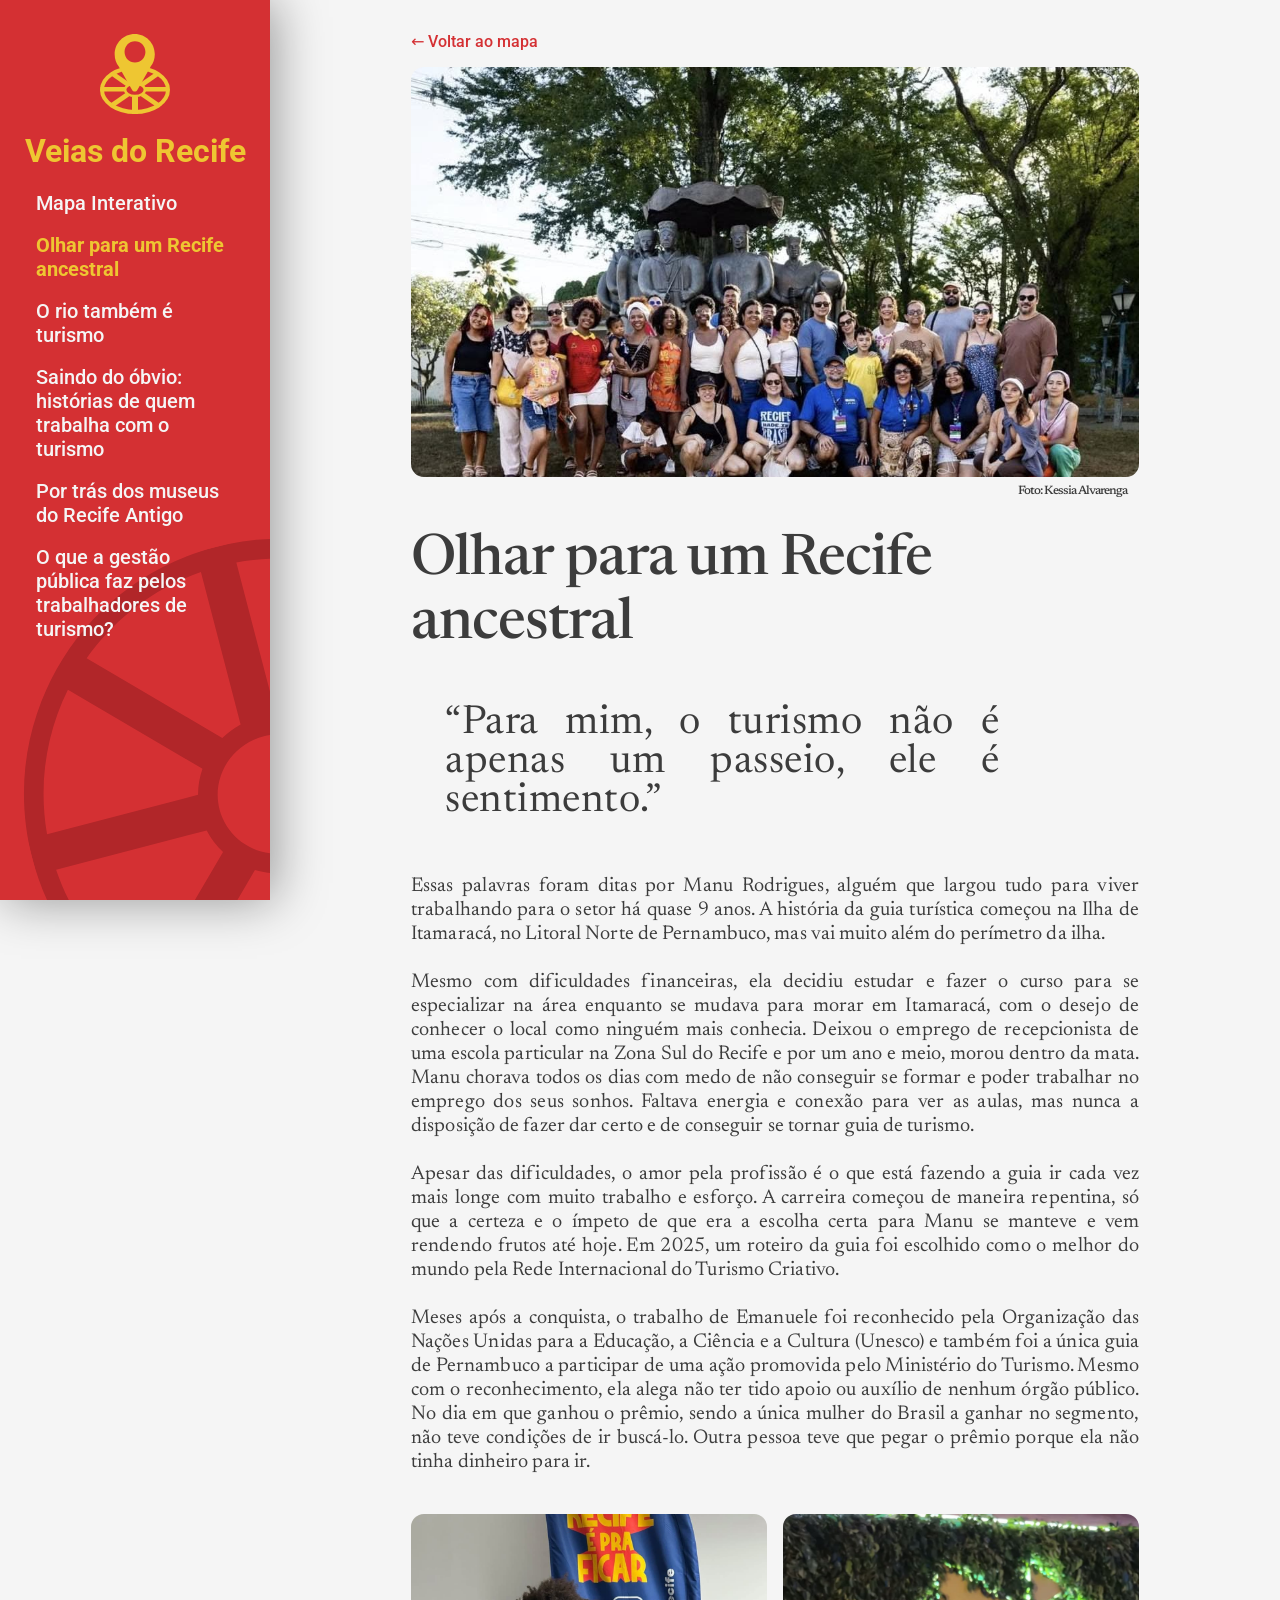
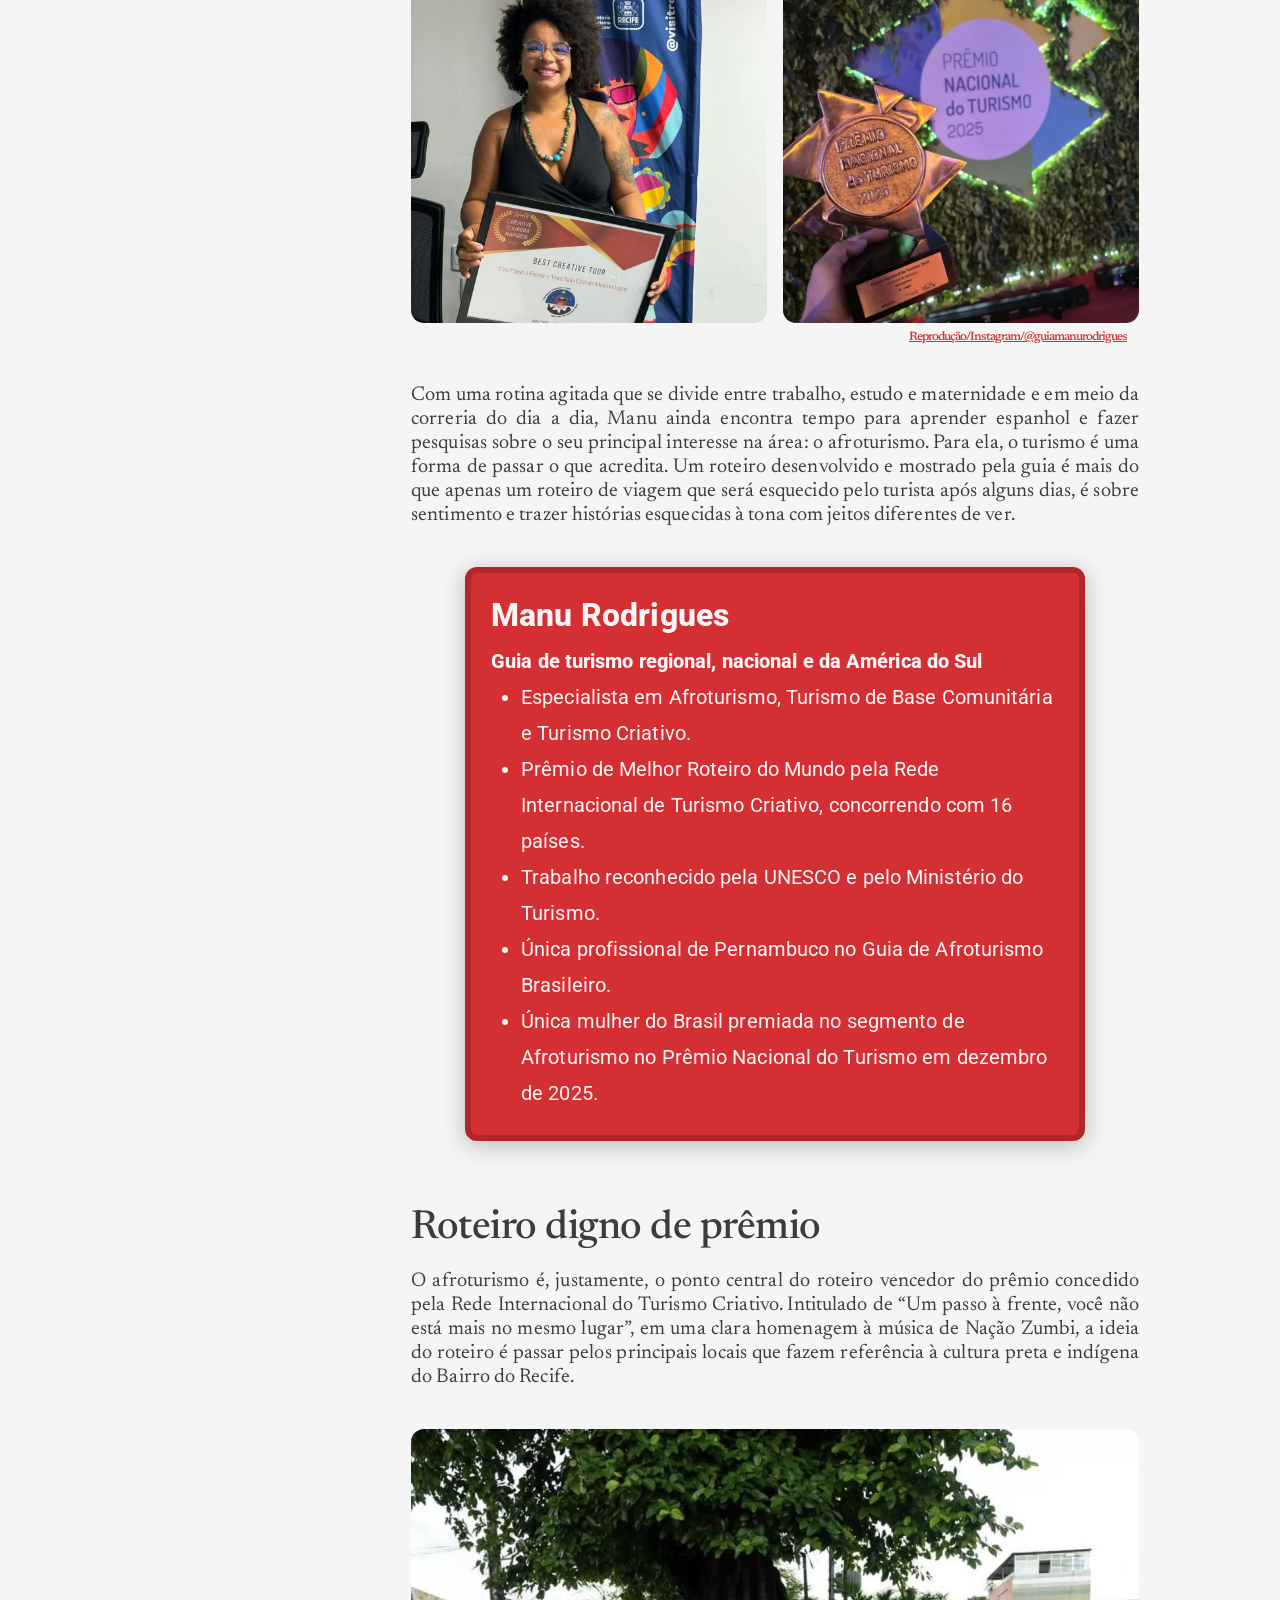
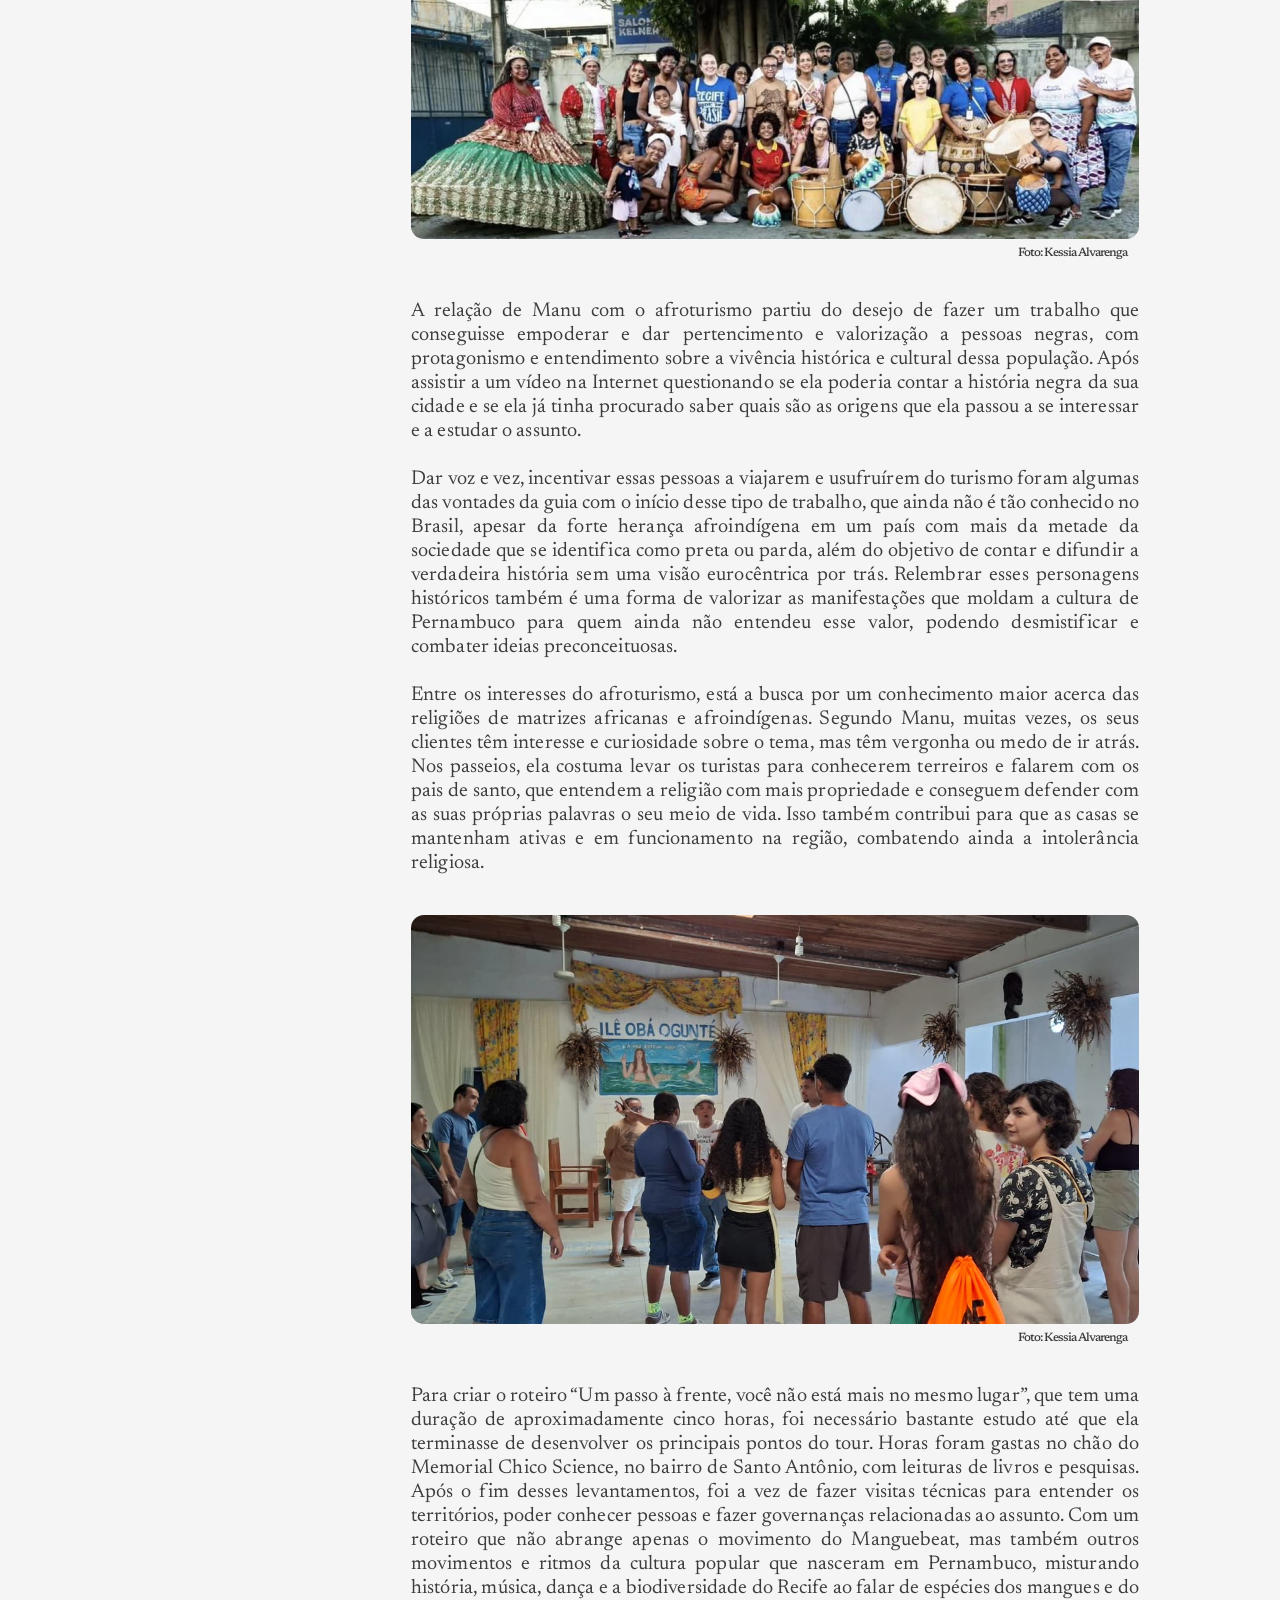
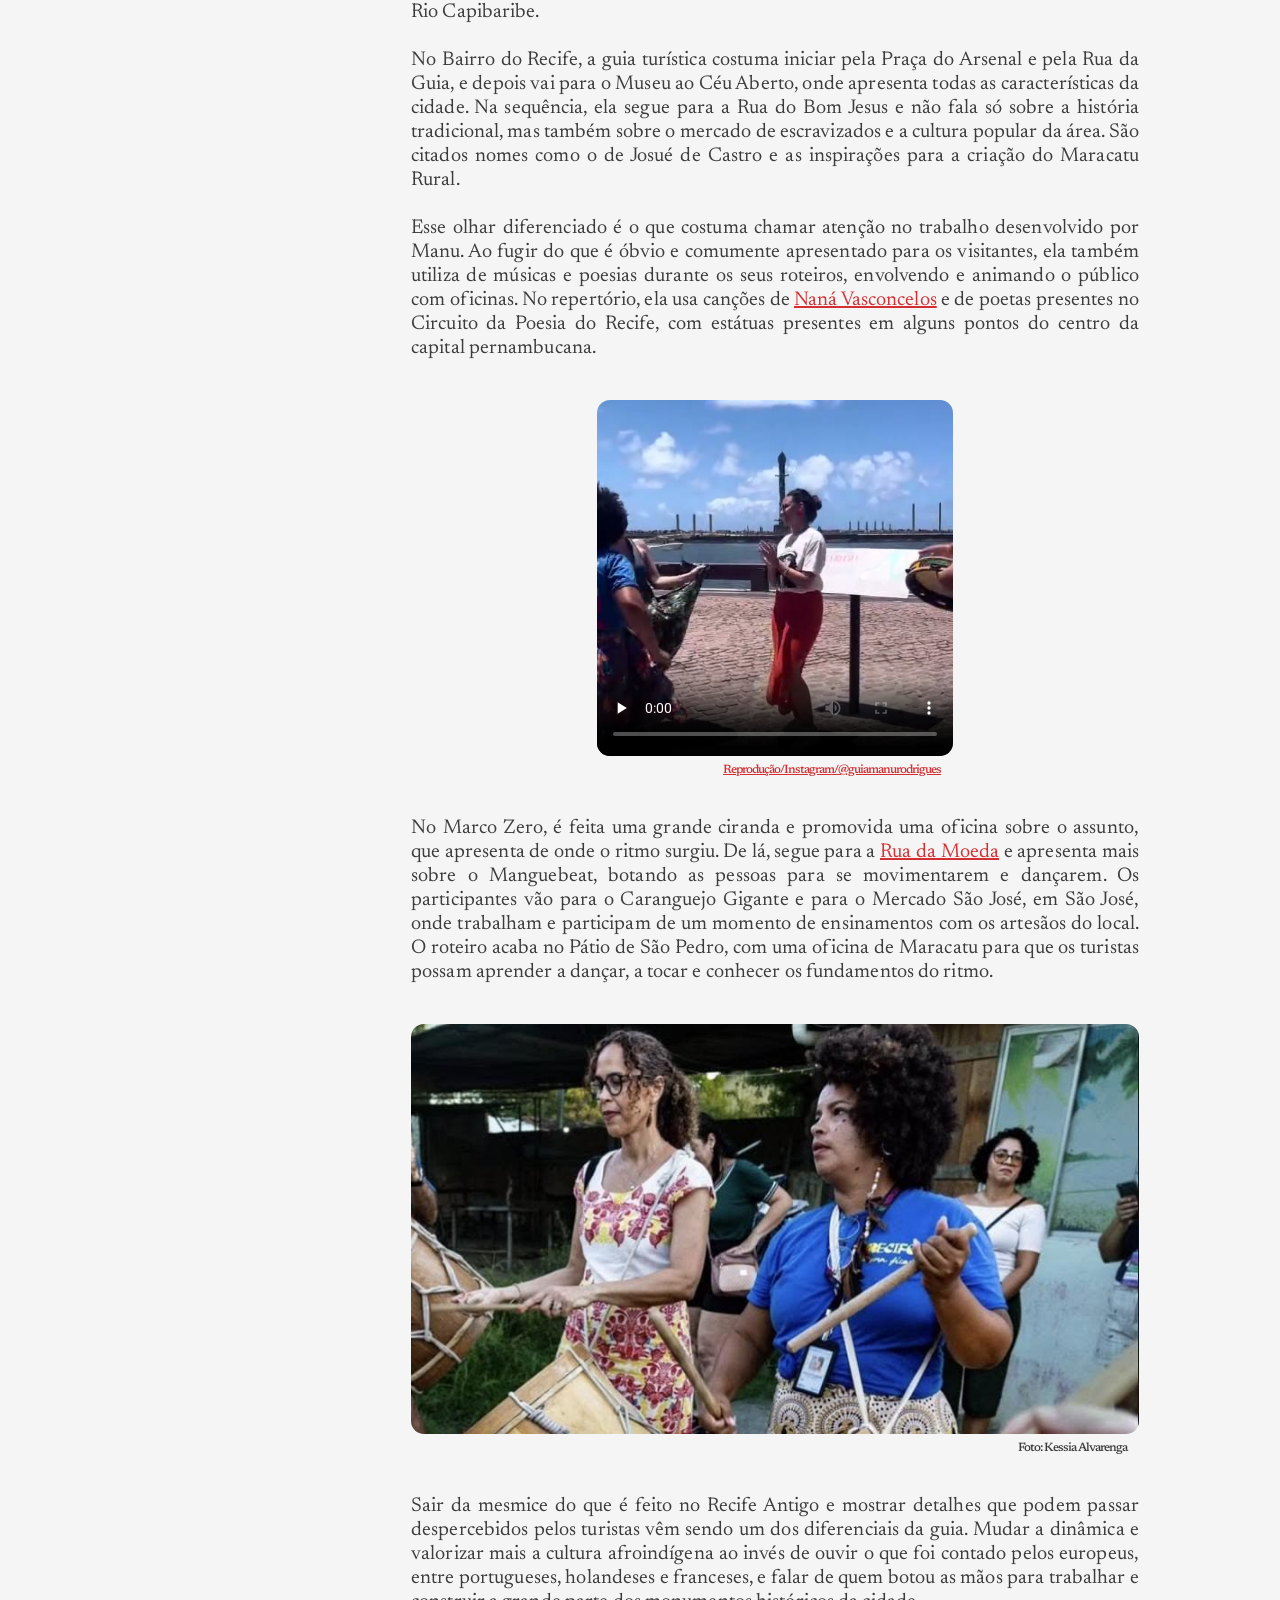
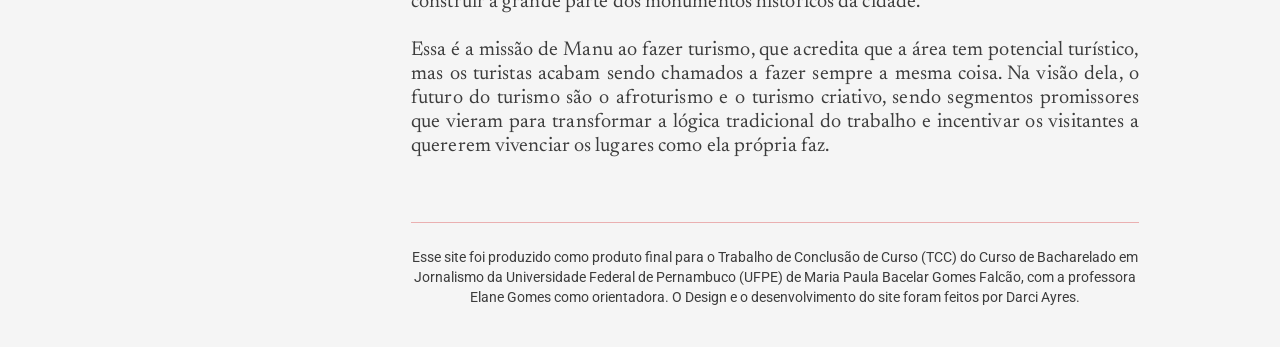
<file: materia-2.html>
<!doctype html>
<html lang="pt-BR">
<head>
<meta charset="utf-8">
<meta name="viewport" content="width=device-width, initial-scale=1">
<title>Olhar para um Recife ancestral — Veias do Recife</title>
<meta name="description" content="A trajetória de Manu Rodrigues, guia premiada pelo melhor roteiro do mundo, e o afroturismo que ela leva pelas ruas do Bairro do Recife.">
<meta property="og:type" content="article">
<meta property="og:site_name" content="Veias do Recife">
<meta property="og:locale" content="pt_BR">
<meta property="og:title" content="Olhar para um Recife ancestral">
<meta property="og:description" content="A trajetória de Manu Rodrigues, guia premiada pelo melhor roteiro do mundo, e o afroturismo que ela leva pelas ruas do Bairro do Recife.">
<meta property="og:url" content="https://tccmapa.vercel.app/materia-2.html">
<meta property="og:image" content="https://tccmapa.vercel.app/assets/og/materia-2.jpg">
<meta property="og:image:width" content="1200">
<meta property="og:image:height" content="630">
<meta name="twitter:card" content="summary_large_image">
<link rel="icon" href="favicon.svg" type="image/svg+xml">
<link rel="icon" href="favicon-32.png" type="image/png" sizes="32x32">
<link rel="apple-touch-icon" href="apple-touch-icon.png">
<meta name="theme-color" content="#d43033">
<link rel="stylesheet" href="css/styles.css">
</head>
<body>
<!-- Ícones (cores ligadas às variáveis do site/Figma) -->
<svg width="0" height="0" style="position:absolute" aria-hidden="true" focusable="false">
<symbol id="ic-grafismo" viewBox="0 0 510 510"><g fill="none"><g><path d="M255 0C389.21 0 499.206 103.683 509.253 235.319H510V271.999H509.441C500.693 404.906 390.121 510 255 510C114.167 510 0 395.833 0 255C0 114.167 114.167 0 255 0ZM298.158 322.16C290.273 327.025 281.471 330.592 272.064 332.565V489.768C324.264 486.028 371.75 465.272 409.008 433.01L298.158 322.16ZM101.602 433.534C138.157 464.972 184.472 485.372 235.385 489.572V331.99C227.211 330.002 219.529 326.799 212.547 322.589L101.602 433.534ZM20.2284 272.064C23.9189 323.578 44.1832 370.504 75.7223 407.536L186.243 297.016C181.412 289.458 177.849 281.046 175.837 272.064H20.2284ZM334.178 271.999C332.231 280.729 328.813 288.92 324.194 296.315L434.799 406.92C466.052 369.968 486.118 323.253 489.775 271.999H334.178ZM255 195.28C220.676 195.281 193.569 222.413 193.568 255C193.569 287.587 220.676 314.715 255 314.716C289.324 314.715 316.427 287.587 316.428 255C316.427 222.413 289.324 195.281 255 195.28ZM76.9865 100.989C45.2509 137.638 24.6473 184.189 20.4238 235.385H176.45C178.705 226.707 182.425 218.603 187.331 211.333L76.9865 100.989ZM323.121 212.015C327.79 219.09 331.344 226.936 333.53 235.319H489.569C485.356 184.433 464.959 138.141 433.534 101.602L323.121 212.015ZM272.064 177.435C280.796 179.267 289.006 182.471 296.445 186.814L407.536 75.7223C370.504 44.1832 323.578 23.9189 272.064 20.2284V177.435ZM235.385 20.4238C185.156 24.5676 139.395 44.4752 103.073 75.1974L214.271 186.396C220.786 182.682 227.879 179.836 235.385 178.01V20.4238Z" fill-rule="evenodd" clip-rule="evenodd" style="fill: var(--azulescuro)"/></g></g></symbol>
<symbol id="ic-logo" viewBox="20 20 140 160"><g fill="none"><ellipse cx="90" cy="131.678" rx="66" ry="44.322" style="stroke: var(--amarelo)" stroke-width="8"/><ellipse cx="90" cy="131.678" rx="19.748" ry="12.534" style="stroke: var(--amarelo)" stroke-width="5"/><rect width="34" height="12" transform="matrix(4.41773e-08 -1 -1 -4.32504e-08 96 180)" style="fill: var(--amarelo)"/><rect width="49" height="9" transform="matrix(1 6.20582e-08 1.23154e-07 -1 21 135)" style="fill: var(--amarelo)"/><rect width="41.2096" height="10" transform="matrix(0.822958 -0.568102 -0.822958 -0.568102 45.3398 167.271)" style="fill: var(--amarelo)"/><rect width="41.9146" height="10" transform="matrix(-0.822958 -0.568102 0.822958 -0.568102 135.553 167.672)" style="fill: var(--amarelo)"/><rect width="34.3624" height="10.8527" transform="matrix(6.33208e-08 -1 -1 -3.01747e-08 94.8837 117.718)" style="fill: var(--amarelo)"/><rect width="48" height="9" transform="matrix(1 6.10199e-08 1.2525e-07 -1 110 135)" style="fill: var(--amarelo)"/><rect width="40.6662" height="10" transform="matrix(0.822958 -0.568102 -0.822958 -0.568102 107.648 124.259)" style="fill: var(--amarelo)"/><rect width="41.511" height="10" transform="matrix(-0.822958 -0.568102 0.822958 -0.568102 72.6649 124.259)" style="fill: var(--amarelo)"/><path d="M89.457 20C111.634 20 129.612 38.1373 129.612 60.5107C129.612 69.8048 126.507 78.3656 121.29 85.2012C121.173 85.5192 121.03 85.8355 120.854 86.1445L94.6914 131.86C92.3723 135.912 86.5427 135.912 84.2236 131.86L58.0615 86.1445C57.8848 85.8356 57.7412 85.52 57.624 85.2021C52.4069 78.3665 49.3027 69.805 49.3027 60.5107C49.3027 38.1374 67.2802 20.0002 89.457 20ZM89.9785 34.7314C78.4583 34.7317 69.1193 44.1531 69.1191 55.7754C69.1191 67.3978 78.4582 76.8201 89.9785 76.8203C101.499 76.8203 110.839 67.398 110.839 55.7754C110.839 44.153 101.499 34.7314 89.9785 34.7314Z" style="fill: var(--amarelo)"/></g></symbol>
<symbol id="ic-menu" viewBox="0 0 32 32"><g fill="none"><g><path d="M5.33333 24H26.6667C27.4 24 28 23.4 28 22.6667C28 21.9333 27.4 21.3333 26.6667 21.3333H5.33333C4.6 21.3333 4 21.9333 4 22.6667C4 23.4 4.6 24 5.33333 24ZM5.33333 17.3333H26.6667C27.4 17.3333 28 16.7333 28 16C28 15.2667 27.4 14.6667 26.6667 14.6667H5.33333C4.6 14.6667 4 15.2667 4 16C4 16.7333 4.6 17.3333 5.33333 17.3333ZM4 9.33333C4 10.0667 4.6 10.6667 5.33333 10.6667H26.6667C27.4 10.6667 28 10.0667 28 9.33333C28 8.6 27.4 8 26.6667 8H5.33333C4.6 8 4 8.6 4 9.33333Z" style="fill: var(--amarelo)"/></g></g></symbol>
</svg>

<header class="topbar">
  <div class="brand">
    <div class="brand__avatar"><svg class="icone-svg" aria-hidden="true" focusable="false"><use href="#ic-logo"/></svg></div>
    <span class="brand__name">Veias do Recife</span>
  </div>
  <button class="topbar__menu-btn" data-menu-open aria-label="Abrir menu" aria-expanded="false">
    <svg class="icone-svg" aria-hidden="true" focusable="false"><use href="#ic-menu"/></svg>
  </button>
</header>

<div class="drawer-scrim" data-menu-scrim></div>
<nav class="drawer" aria-label="Menu de navegação">
  <div class="drawer__top">
    <div class="brand">
      <div class="brand__avatar" style="width:32px;height:32px;"><svg class="icone-svg" aria-hidden="true" focusable="false"><use href="#ic-logo"/></svg></div>
      <span class="brand__name" style="font-size:20px;">Veias do Recife</span>
    </div>
    <button class="drawer__close" data-menu-close aria-label="Fechar menu"><svg width="30" height="30" viewBox="0 0 30 30" fill="none" aria-hidden="true"><path d="M8 8L22 22M22 8L8 22" stroke="currentColor" stroke-width="3" stroke-linecap="round"/></svg></button>
  </div>
  <div class="nav">
    <a class="nav__item" href="index.html">Mapa Interativo</a>
    <a class="nav__item is-active" href="materia-2.html">Olhar para um Recife ancestral</a>
    <a class="nav__item " href="materia-3.html">O rio também é turismo</a>
    <a class="nav__item " href="materia-4.html">Saindo do óbvio: histórias de quem trabalha com o turismo</a>
    <a class="nav__item " href="materia-5.html">Por trás dos museus do Recife Antigo</a>
    <a class="nav__item " href="materia-6.html">O que a gestão pública faz pelos trabalhadores de turismo?</a>
  </div>
</nav>

<div class="app">
  <aside class="sidebar">
    <div class="brand">
      <div class="brand__avatar"><svg class="icone-svg" aria-hidden="true" focusable="false"><use href="#ic-logo"/></svg></div>
      <span class="brand__name">Veias do Recife</span>
    </div>
    <div class="nav">
      <a class="nav__item" href="index.html">Mapa Interativo</a>
      <a class="nav__item is-active" href="materia-2.html">Olhar para um Recife ancestral</a>
      <a class="nav__item " href="materia-3.html">O rio também é turismo</a>
      <a class="nav__item " href="materia-4.html">Saindo do óbvio: histórias de quem trabalha com o turismo</a>
      <a class="nav__item " href="materia-5.html">Por trás dos museus do Recife Antigo</a>
      <a class="nav__item " href="materia-6.html">O que a gestão pública faz pelos trabalhadores de turismo?</a>
    </div>
    <svg class="icone-svg sidebar__grafismo" aria-hidden="true" focusable="false"><use href="#ic-grafismo"/></svg>
  </aside>

  <div class="content">
    <div class="article-col">
      <a class="article-back" href="index.html">&larr; Voltar ao mapa</a>
      <figure class="article-figura">
        <div class="article-hero">
          <img src="assets/images/materia-2-capa.jpg" alt="Manu Rodrigues com um grupo grande de turistas diante do monumento do Marco Zero">
        </div>
        <figcaption class="article-credito">Foto: Kessia Alvarenga</figcaption>
      </figure>
      <h1 class="article-title">Olhar para um Recife ancestral</h1>
      <blockquote class="destaque">
        <p>“Para mim, o turismo não é apenas um passeio, ele é sentimento.”</p>
      </blockquote>
      <div class="article-text">
        <p>Essas palavras foram ditas por Manu Rodrigues, alguém que largou tudo para viver trabalhando para o setor há quase 9 anos. A história da guia turística começou na Ilha de Itamaracá, no Litoral Norte de Pernambuco, mas vai muito além do perímetro da ilha.</p>
        <p>Mesmo com dificuldades financeiras, ela decidiu estudar e fazer o curso para se especializar na área enquanto se mudava para morar em Itamaracá, com o desejo de conhecer o local como ninguém mais conhecia. Deixou o emprego de recepcionista de uma escola particular na Zona Sul do Recife e por um ano e meio, morou dentro da mata. Manu chorava todos os dias com medo de não conseguir se formar e poder trabalhar no emprego dos seus sonhos. Faltava energia e conexão para ver as aulas, mas nunca a disposição de fazer dar certo e de conseguir se tornar guia de turismo.</p>
        <p>Apesar das dificuldades, o amor pela profissão é o que está fazendo a guia ir cada vez mais longe com muito trabalho e esforço. A carreira começou de maneira repentina, só que a certeza e o ímpeto de que era a escolha certa para Manu se manteve e vem rendendo frutos até hoje. Em 2025, um roteiro da guia foi escolhido como o melhor do mundo pela Rede Internacional do Turismo Criativo.</p>
        <p>Meses após a conquista, o trabalho de Emanuele foi reconhecido pela Organização das Nações Unidas para a Educação, a Ciência e a Cultura (Unesco) e também foi a única guia de Pernambuco a participar de uma ação promovida pelo Ministério do Turismo. Mesmo com o reconhecimento, ela alega não ter tido apoio ou auxílio de nenhum órgão público. No dia em que ganhou o prêmio, sendo a única mulher do Brasil a ganhar no segmento, não teve condições de ir buscá-lo. Outra pessoa teve que pegar o prêmio porque ela não tinha dinheiro para ir.</p>
        <figure class="article-figura">
          <div class="midias"><img src="assets/images/materia-2-manu.jpg" alt="Manu Rodrigues segurando o certificado de melhor roteiro do mundo" loading="lazy"><img src="assets/images/materia-2-trofeu.jpg" alt="Troféu do Prêmio Nacional do Turismo 2025" loading="lazy"></div>
          <figcaption class="article-credito"><a href="https://www.instagram.com/guiamanurodrigues/" target="_blank" rel="noopener">Reprodução/Instagram/@guiamanurodrigues</a></figcaption>
        </figure>
        <p>Com uma rotina agitada que se divide entre trabalho, estudo e maternidade e em meio da correria do dia a dia, Manu ainda encontra tempo para aprender espanhol e fazer pesquisas sobre o seu principal interesse na área: o afroturismo. Para ela, o turismo é uma forma de passar o que acredita. Um roteiro desenvolvido e mostrado pela guia é mais do que apenas um roteiro de viagem que será esquecido pelo turista após alguns dias, é sobre sentimento e trazer histórias esquecidas à tona com jeitos diferentes de ver.</p>
        <div class="cartao cartao--perfil" data-cartao>
          <div class="cartao__corpo">
            <p class="cartao__nome">Manu Rodrigues</p>
            <p class="cartao__texto"><strong>Guia de turismo regional, nacional e da América do Sul</strong></p>
            <ul class="cartao__texto cartao__lista">
              <li>Especialista em Afroturismo, Turismo de Base Comunitária e Turismo Criativo.</li>
              <li>Prêmio de Melhor Roteiro do Mundo pela Rede Internacional de Turismo Criativo, concorrendo com 16 países.</li>
              <li>Trabalho reconhecido pela UNESCO e pelo Ministério do Turismo.</li>
              <li>Única profissional de Pernambuco no Guia de Afroturismo Brasileiro.</li>
              <li>Única mulher do Brasil premiada no segmento de Afroturismo no Prêmio Nacional do Turismo em dezembro de 2025.</li>
            </ul>
          </div>
        </div>
        <h2 class="article-subtitle">Roteiro digno de prêmio</h2>
        <p>O afroturismo é, justamente, o ponto central do roteiro vencedor do prêmio concedido pela Rede Internacional do Turismo Criativo. Intitulado de “Um passo à frente, você não está mais no mesmo lugar”, em uma clara homenagem à música de Nação Zumbi, a ideia do roteiro é passar pelos principais locais que fazem referência à cultura preta e indígena do Bairro do Recife.</p>
        <figure class="article-figura">
          <img class="article-photo" src="assets/images/materia-2-grupo.jpg" alt="Manu Rodrigues com turistas e integrantes de um maracatu, com tambores e saias rodadas" loading="lazy">
          <figcaption class="article-credito">Foto: Kessia Alvarenga</figcaption>
        </figure>
        <p>A relação de Manu com o afroturismo partiu do desejo de fazer um trabalho que conseguisse empoderar e dar pertencimento e valorização a pessoas negras, com protagonismo e entendimento sobre a vivência histórica e cultural dessa população. Após assistir a um vídeo na Internet questionando se ela poderia contar a história negra da sua cidade e se ela já tinha procurado saber quais são as origens que ela passou a se interessar e a estudar o assunto.</p>
        <p>Dar voz e vez, incentivar essas pessoas a viajarem e usufruírem do turismo foram algumas das vontades da guia com o início desse tipo de trabalho, que ainda não é tão conhecido no Brasil, apesar da forte herança afroindígena em um país com mais da metade da sociedade que se identifica como preta ou parda, além do objetivo de contar e difundir a verdadeira história sem uma visão eurocêntrica por trás. Relembrar esses personagens históricos também é uma forma de valorizar as manifestações que moldam a cultura de Pernambuco para quem ainda não entendeu esse valor, podendo desmistificar e combater ideias preconceituosas.</p>
        <p>Entre os interesses do afroturismo, está a busca por um conhecimento maior acerca das religiões de matrizes africanas e afroindígenas. Segundo Manu, muitas vezes, os seus clientes têm interesse e curiosidade sobre o tema, mas têm vergonha ou medo de ir atrás. Nos passeios, ela costuma levar os turistas para conhecerem terreiros e falarem com os pais de santo, que entendem a religião com mais propriedade e conseguem defender com as suas próprias palavras o seu meio de vida. Isso também contribui para que as casas se mantenham ativas e em funcionamento na região, combatendo ainda a intolerância religiosa.</p>
        <figure class="article-figura">
          <img class="article-photo" src="assets/images/materia-2-terreiro.jpg" alt="Turistas reunidos dentro do terreiro Ilê Obá Ogunté" loading="lazy">
          <figcaption class="article-credito">Foto: Kessia Alvarenga</figcaption>
        </figure>
        <p>Para criar o roteiro “Um passo à frente, você não está mais no mesmo lugar”, que tem uma duração de aproximadamente cinco horas, foi necessário bastante estudo até que ela terminasse de desenvolver os principais pontos do tour. Horas foram gastas no chão do Memorial Chico Science, no bairro de Santo Antônio, com leituras de livros e pesquisas. Após o fim desses levantamentos, foi a vez de fazer visitas técnicas para entender os territórios, poder conhecer pessoas e fazer governanças relacionadas ao assunto. Com um roteiro que não abrange apenas o movimento do Manguebeat, mas também outros movimentos e ritmos da cultura popular que nasceram em Pernambuco, misturando história, música, dança e a biodiversidade do Recife ao falar de espécies dos mangues e do Rio Capibaribe.</p>
        <p>No Bairro do Recife, a guia turística costuma iniciar pela Praça do Arsenal e pela Rua da Guia, e depois vai para o Museu ao Céu Aberto, onde apresenta todas as características da cidade. Na sequência, ela segue para a Rua do Bom Jesus e não fala só sobre a história tradicional, mas também sobre o mercado de escravizados e a cultura popular da área. São citados nomes como o de Josué de Castro e as inspirações para a criação do Maracatu Rural.</p>
        <p>Esse olhar diferenciado é o que costuma chamar atenção no trabalho desenvolvido por Manu. Ao fugir do que é óbvio e comumente apresentado para os visitantes, ela também utiliza de músicas e poesias durante os seus roteiros, envolvendo e animando o público com oficinas. No repertório, ela usa canções de <span class="hover-foto" data-foto="assets/images/hover-nana-vasconcelos.jpg" data-alt="estátua de Naná Vasconcelos no Marco Zero">Naná Vasconcelos</span> e de poetas presentes no Circuito da Poesia do Recife, com estátuas presentes em alguns pontos do centro da capital pernambucana.</p>
        <figure class="article-figura article-figura--unica">
          <video class="midia-video" controls playsinline preload="none" poster="assets/videos/materia-2-video-1.jpg" aria-label="Vídeo de Manu Rodrigues dançando com turistas no Marco Zero"><source src="assets/videos/materia-2-video-1.mp4" type="video/mp4"></video>
          <figcaption class="article-credito"><a href="https://www.instagram.com/guiamanurodrigues/" target="_blank" rel="noopener">Reprodução/Instagram/@guiamanurodrigues</a></figcaption>
        </figure>
        <p>No Marco Zero, é feita uma grande ciranda e promovida uma oficina sobre o assunto, que apresenta de onde o ritmo surgiu. De lá, segue para a <span class="hover-foto" data-foto="assets/images/hover-rua-da-moeda.jpg" data-alt="estátua colorida no alto de um poste na Rua da Moeda" data-credito="Reprodução/Instagram/@guiamanurodrigues">Rua da Moeda</span> e apresenta mais sobre o Manguebeat, botando as pessoas para se movimentarem e dançarem. Os participantes vão para o Caranguejo Gigante e para o Mercado São José, em São José, onde trabalham e participam de um momento de ensinamentos com os artesãos do local. O roteiro acaba no Pátio de São Pedro, com uma oficina de Maracatu para que os turistas possam aprender a dançar, a tocar e conhecer os fundamentos do ritmo.</p>
        <figure class="article-figura">
          <img class="article-photo" src="assets/images/materia-2-tambores.jpg" alt="Manu Rodrigues tocando tambor de maracatu ao lado de outra participante" loading="lazy">
          <figcaption class="article-credito">Foto: Kessia Alvarenga</figcaption>
        </figure>
        <p>Sair da mesmice do que é feito no Recife Antigo e mostrar detalhes que podem passar despercebidos pelos turistas vêm sendo um dos diferenciais da guia. Mudar a dinâmica e valorizar mais a cultura afroindígena ao invés de ouvir o que foi contado pelos europeus, entre portugueses, holandeses e franceses, e falar de quem botou as mãos para trabalhar e construir a grande parte dos monumentos históricos da cidade.</p>
        <p>Essa é a missão de Manu ao fazer turismo, que acredita que a área tem potencial turístico, mas os turistas acabam sendo chamados a fazer sempre a mesma coisa. Na visão dela, o futuro do turismo são o afroturismo e o turismo criativo, sendo segmentos promissores que vieram para transformar a lógica tradicional do trabalho e incentivar os visitantes a quererem vivenciar os lugares como ela própria faz.</p>
      </div>
      <footer class="rodape">
        <p>Esse site foi produzido como produto final para o Trabalho de Conclusão de Curso (TCC) do Curso de Bacharelado em Jornalismo da Universidade Federal de Pernambuco (UFPE) de Maria Paula Bacelar Gomes Falcão, com a professora Elane Gomes como orientadora. O Design e o desenvolvimento do site foram feitos por Darci Ayres.</p>
      </footer>
    </div>
  </div>
</div>

<script src="js/main.js"></script>
</body>
</html>
</file>
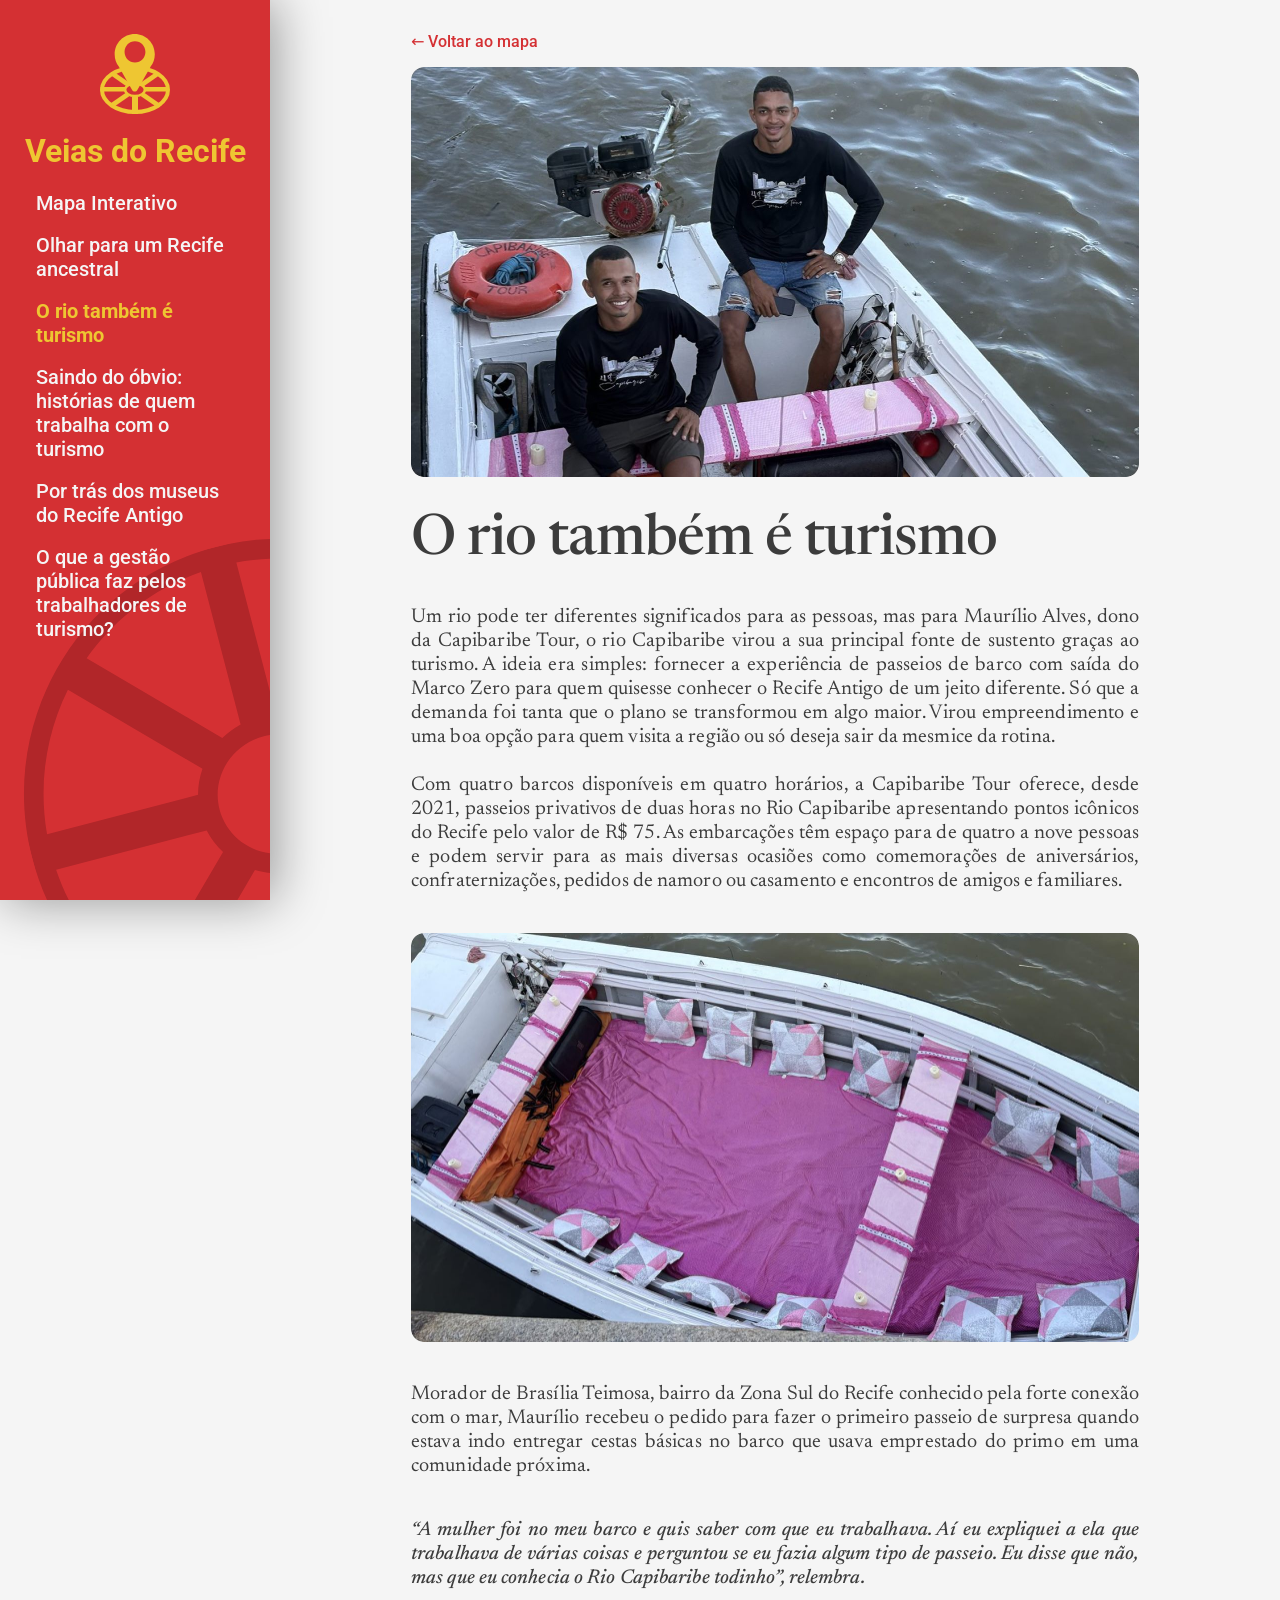
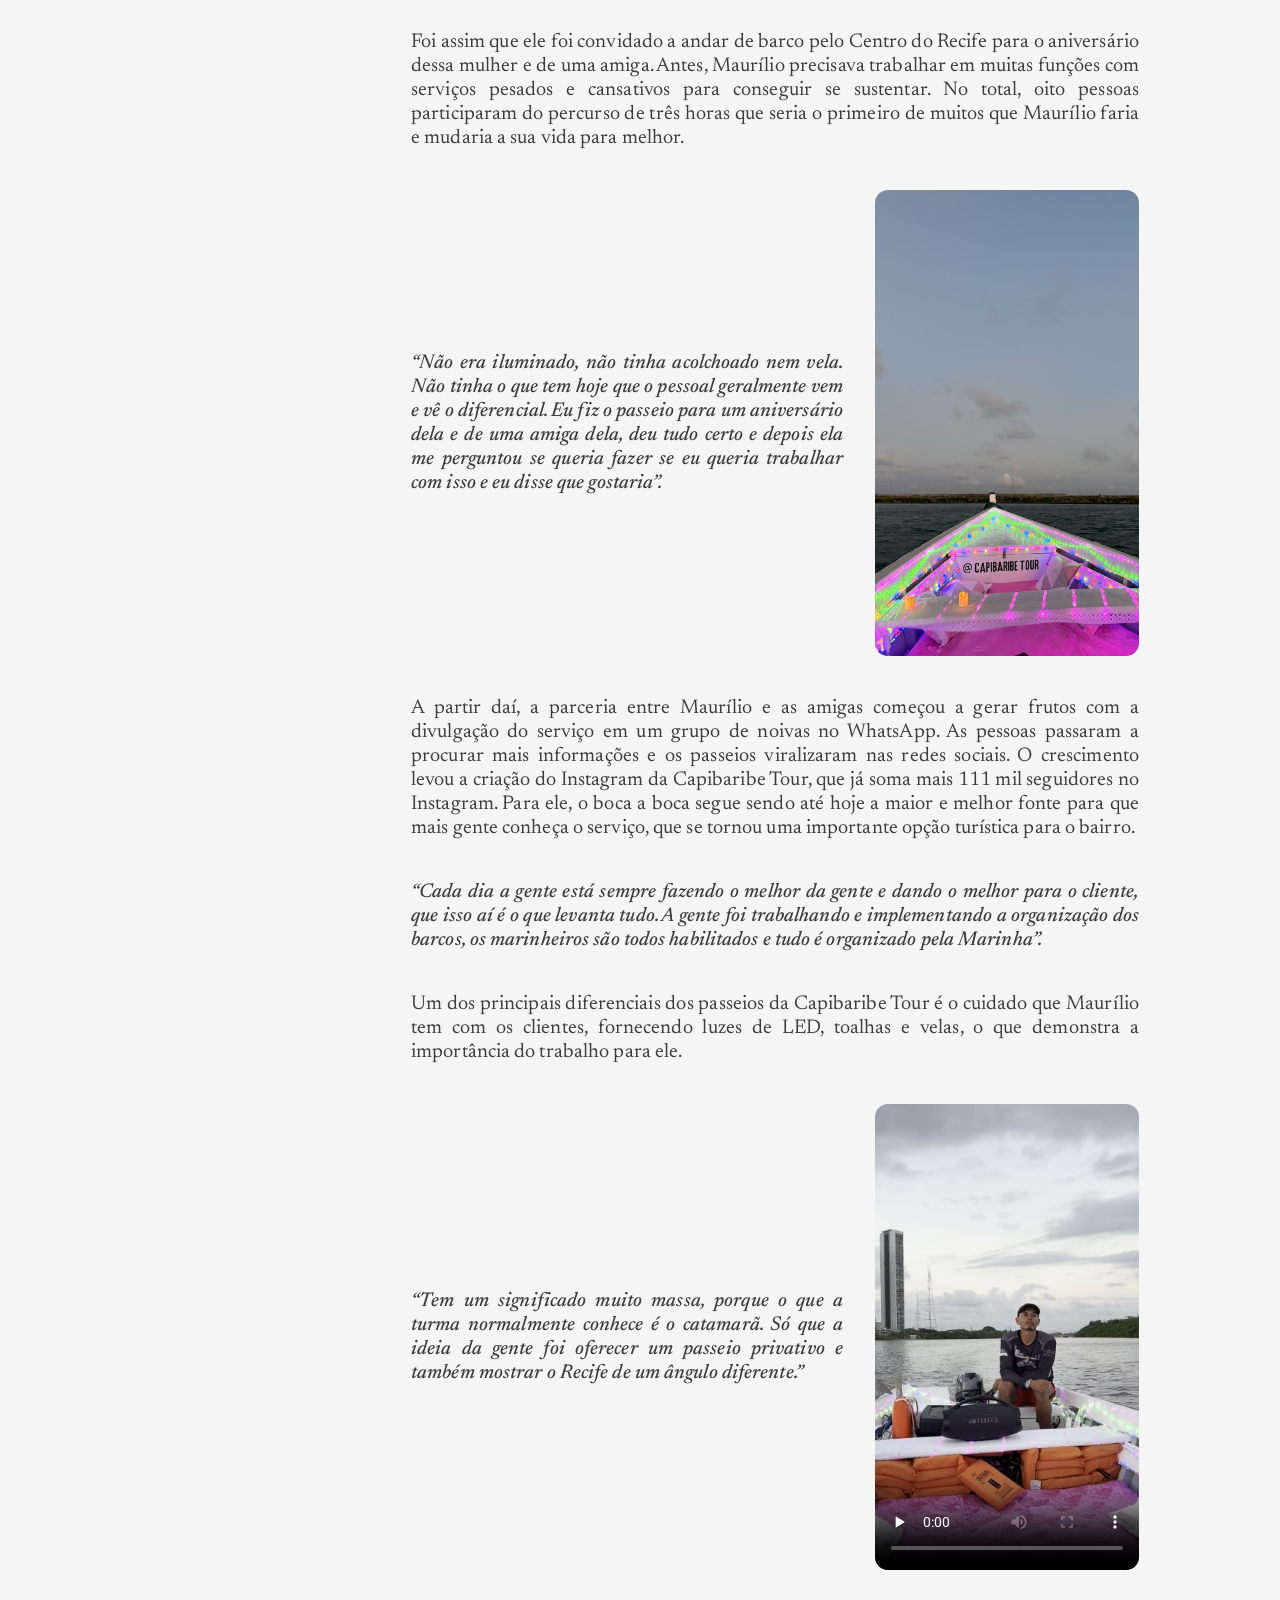
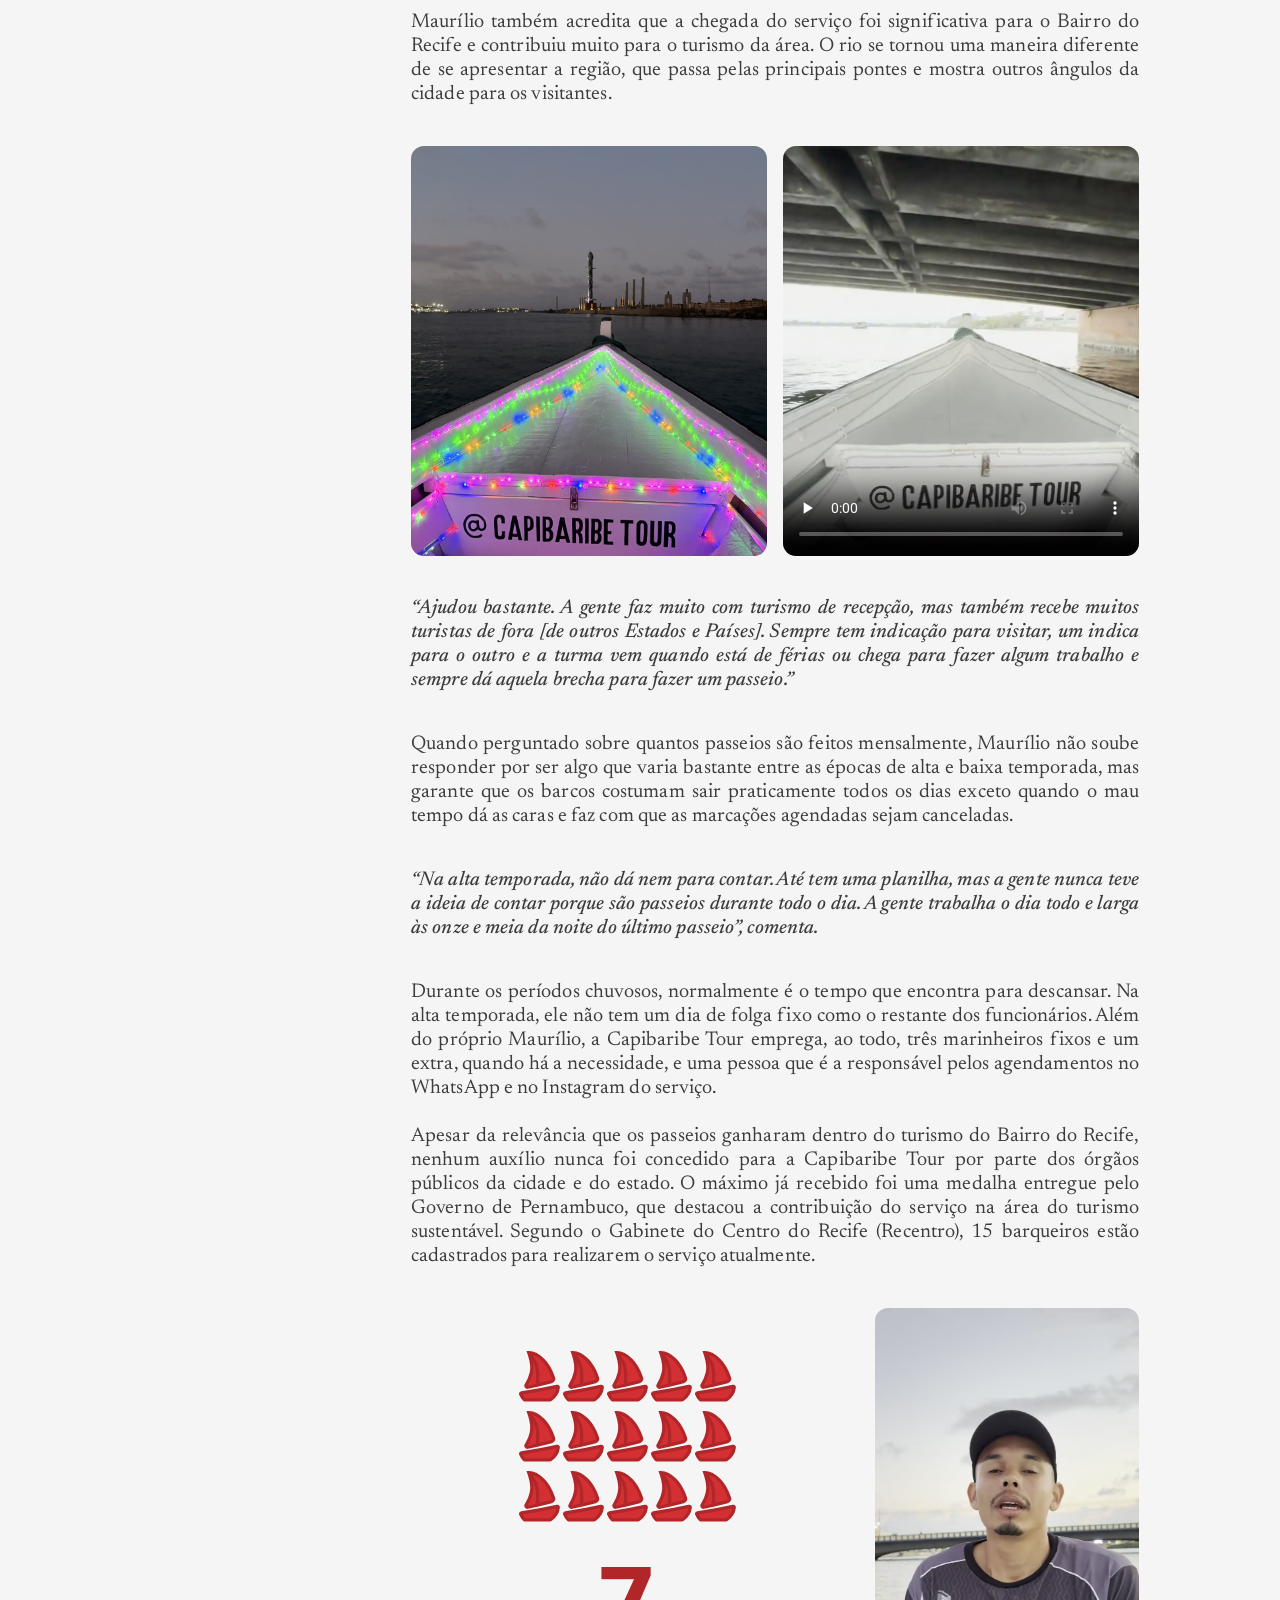
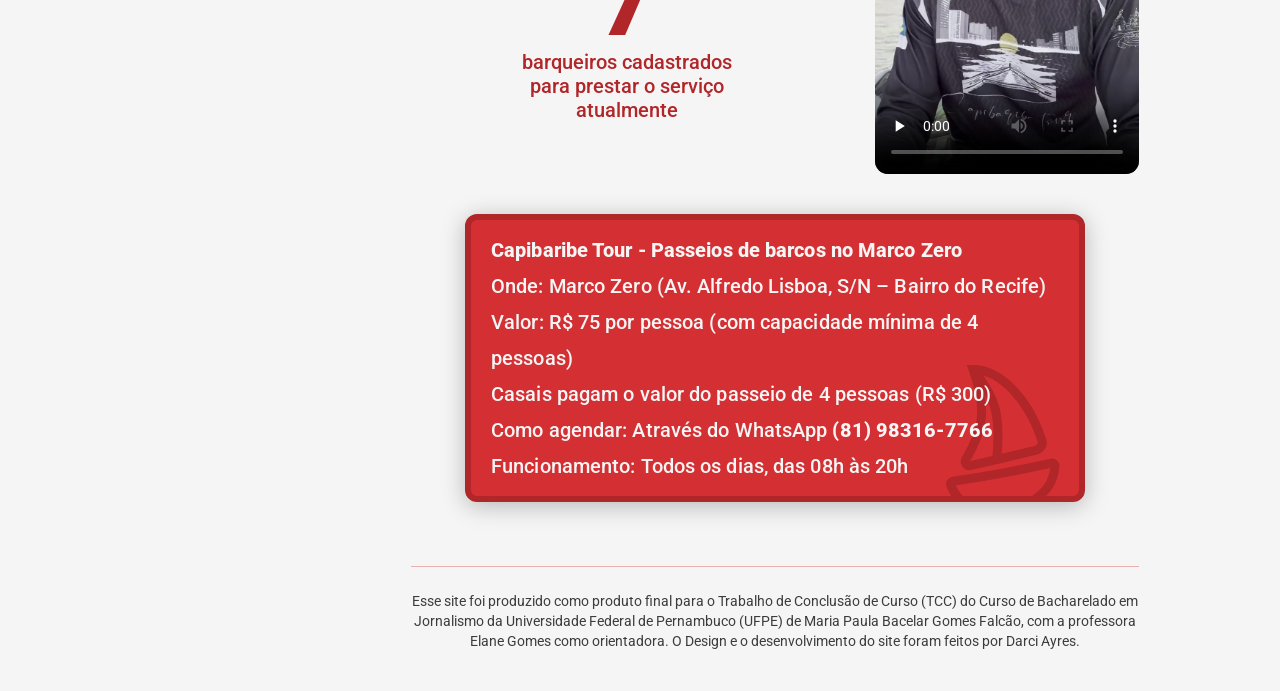
<file: materia-3.html>
<!doctype html>
<html lang="pt-BR">
<head>
<meta charset="utf-8">
<meta name="viewport" content="width=device-width, initial-scale=1">
<title>O rio também é turismo — Veias do Recife</title>
<meta name="description" content="Como Maurílio Alves transformou o Rio Capibaribe em sustento com os passeios de barco da Capibaribe Tour, saindo do Marco Zero.">
<meta property="og:type" content="article">
<meta property="og:site_name" content="Veias do Recife">
<meta property="og:locale" content="pt_BR">
<meta property="og:title" content="O rio também é turismo">
<meta property="og:description" content="Como Maurílio Alves transformou o Rio Capibaribe em sustento com os passeios de barco da Capibaribe Tour, saindo do Marco Zero.">
<meta property="og:url" content="https://tccmapa.vercel.app/materia-3.html">
<meta property="og:image" content="https://tccmapa.vercel.app/assets/og/materia-3.jpg">
<meta property="og:image:width" content="1200">
<meta property="og:image:height" content="630">
<meta name="twitter:card" content="summary_large_image">
<link rel="icon" href="favicon.svg" type="image/svg+xml">
<link rel="icon" href="favicon-32.png" type="image/png" sizes="32x32">
<link rel="apple-touch-icon" href="apple-touch-icon.png">
<meta name="theme-color" content="#d43033">
<link rel="stylesheet" href="css/styles.css">
</head>
<body>
<!-- Ícones (cores ligadas às variáveis do site/Figma) -->
<svg width="0" height="0" style="position:absolute" aria-hidden="true" focusable="false">
<symbol id="ic-grafismo" viewBox="0 0 510 510"><g fill="none"><g><path d="M255 0C389.21 0 499.206 103.683 509.253 235.319H510V271.999H509.441C500.693 404.906 390.121 510 255 510C114.167 510 0 395.833 0 255C0 114.167 114.167 0 255 0ZM298.158 322.16C290.273 327.025 281.471 330.592 272.064 332.565V489.768C324.264 486.028 371.75 465.272 409.008 433.01L298.158 322.16ZM101.602 433.534C138.157 464.972 184.472 485.372 235.385 489.572V331.99C227.211 330.002 219.529 326.799 212.547 322.589L101.602 433.534ZM20.2284 272.064C23.9189 323.578 44.1832 370.504 75.7223 407.536L186.243 297.016C181.412 289.458 177.849 281.046 175.837 272.064H20.2284ZM334.178 271.999C332.231 280.729 328.813 288.92 324.194 296.315L434.799 406.92C466.052 369.968 486.118 323.253 489.775 271.999H334.178ZM255 195.28C220.676 195.281 193.569 222.413 193.568 255C193.569 287.587 220.676 314.715 255 314.716C289.324 314.715 316.427 287.587 316.428 255C316.427 222.413 289.324 195.281 255 195.28ZM76.9865 100.989C45.2509 137.638 24.6473 184.189 20.4238 235.385H176.45C178.705 226.707 182.425 218.603 187.331 211.333L76.9865 100.989ZM323.121 212.015C327.79 219.09 331.344 226.936 333.53 235.319H489.569C485.356 184.433 464.959 138.141 433.534 101.602L323.121 212.015ZM272.064 177.435C280.796 179.267 289.006 182.471 296.445 186.814L407.536 75.7223C370.504 44.1832 323.578 23.9189 272.064 20.2284V177.435ZM235.385 20.4238C185.156 24.5676 139.395 44.4752 103.073 75.1974L214.271 186.396C220.786 182.682 227.879 179.836 235.385 178.01V20.4238Z" fill-rule="evenodd" clip-rule="evenodd" style="fill: var(--azulescuro)"/></g></g></symbol>
<symbol id="ic-logo" viewBox="20 20 140 160"><g fill="none"><ellipse cx="90" cy="131.678" rx="66" ry="44.322" style="stroke: var(--amarelo)" stroke-width="8"/><ellipse cx="90" cy="131.678" rx="19.748" ry="12.534" style="stroke: var(--amarelo)" stroke-width="5"/><rect width="34" height="12" transform="matrix(4.41773e-08 -1 -1 -4.32504e-08 96 180)" style="fill: var(--amarelo)"/><rect width="49" height="9" transform="matrix(1 6.20582e-08 1.23154e-07 -1 21 135)" style="fill: var(--amarelo)"/><rect width="41.2096" height="10" transform="matrix(0.822958 -0.568102 -0.822958 -0.568102 45.3398 167.271)" style="fill: var(--amarelo)"/><rect width="41.9146" height="10" transform="matrix(-0.822958 -0.568102 0.822958 -0.568102 135.553 167.672)" style="fill: var(--amarelo)"/><rect width="34.3624" height="10.8527" transform="matrix(6.33208e-08 -1 -1 -3.01747e-08 94.8837 117.718)" style="fill: var(--amarelo)"/><rect width="48" height="9" transform="matrix(1 6.10199e-08 1.2525e-07 -1 110 135)" style="fill: var(--amarelo)"/><rect width="40.6662" height="10" transform="matrix(0.822958 -0.568102 -0.822958 -0.568102 107.648 124.259)" style="fill: var(--amarelo)"/><rect width="41.511" height="10" transform="matrix(-0.822958 -0.568102 0.822958 -0.568102 72.6649 124.259)" style="fill: var(--amarelo)"/><path d="M89.457 20C111.634 20 129.612 38.1373 129.612 60.5107C129.612 69.8048 126.507 78.3656 121.29 85.2012C121.173 85.5192 121.03 85.8355 120.854 86.1445L94.6914 131.86C92.3723 135.912 86.5427 135.912 84.2236 131.86L58.0615 86.1445C57.8848 85.8356 57.7412 85.52 57.624 85.2021C52.4069 78.3665 49.3027 69.805 49.3027 60.5107C49.3027 38.1374 67.2802 20.0002 89.457 20ZM89.9785 34.7314C78.4583 34.7317 69.1193 44.1531 69.1191 55.7754C69.1191 67.3978 78.4582 76.8201 89.9785 76.8203C101.499 76.8203 110.839 67.398 110.839 55.7754C110.839 44.153 101.499 34.7314 89.9785 34.7314Z" style="fill: var(--amarelo)"/></g></symbol>
<symbol id="ic-menu" viewBox="0 0 32 32"><g fill="none"><g><path d="M5.33333 24H26.6667C27.4 24 28 23.4 28 22.6667C28 21.9333 27.4 21.3333 26.6667 21.3333H5.33333C4.6 21.3333 4 21.9333 4 22.6667C4 23.4 4.6 24 5.33333 24ZM5.33333 17.3333H26.6667C27.4 17.3333 28 16.7333 28 16C28 15.2667 27.4 14.6667 26.6667 14.6667H5.33333C4.6 14.6667 4 15.2667 4 16C4 16.7333 4.6 17.3333 5.33333 17.3333ZM4 9.33333C4 10.0667 4.6 10.6667 5.33333 10.6667H26.6667C27.4 10.6667 28 10.0667 28 9.33333C28 8.6 27.4 8 26.6667 8H5.33333C4.6 8 4 8.6 4 9.33333Z" style="fill: var(--amarelo)"/></g></g></symbol>
</svg>

<header class="topbar">
  <div class="brand">
    <div class="brand__avatar"><svg class="icone-svg" aria-hidden="true" focusable="false"><use href="#ic-logo"/></svg></div>
    <span class="brand__name">Veias do Recife</span>
  </div>
  <button class="topbar__menu-btn" data-menu-open aria-label="Abrir menu" aria-expanded="false">
    <svg class="icone-svg" aria-hidden="true" focusable="false"><use href="#ic-menu"/></svg>
  </button>
</header>

<div class="drawer-scrim" data-menu-scrim></div>
<nav class="drawer" aria-label="Menu de navegação">
  <div class="drawer__top">
    <div class="brand">
      <div class="brand__avatar" style="width:32px;height:32px;"><svg class="icone-svg" aria-hidden="true" focusable="false"><use href="#ic-logo"/></svg></div>
      <span class="brand__name" style="font-size:20px;">Veias do Recife</span>
    </div>
    <button class="drawer__close" data-menu-close aria-label="Fechar menu"><svg width="30" height="30" viewBox="0 0 30 30" fill="none" aria-hidden="true"><path d="M8 8L22 22M22 8L8 22" stroke="currentColor" stroke-width="3" stroke-linecap="round"/></svg></button>
  </div>
  <div class="nav">
    <a class="nav__item" href="index.html">Mapa Interativo</a>
    <a class="nav__item " href="materia-2.html">Olhar para um Recife ancestral</a>
    <a class="nav__item is-active" href="materia-3.html">O rio também é turismo</a>
    <a class="nav__item " href="materia-4.html">Saindo do óbvio: histórias de quem trabalha com o turismo</a>
    <a class="nav__item " href="materia-5.html">Por trás dos museus do Recife Antigo</a>
    <a class="nav__item " href="materia-6.html">O que a gestão pública faz pelos trabalhadores de turismo?</a>
  </div>
</nav>

<div class="app">
  <aside class="sidebar">
    <div class="brand">
      <div class="brand__avatar"><svg class="icone-svg" aria-hidden="true" focusable="false"><use href="#ic-logo"/></svg></div>
      <span class="brand__name">Veias do Recife</span>
    </div>
    <div class="nav">
      <a class="nav__item" href="index.html">Mapa Interativo</a>
      <a class="nav__item " href="materia-2.html">Olhar para um Recife ancestral</a>
      <a class="nav__item is-active" href="materia-3.html">O rio também é turismo</a>
      <a class="nav__item " href="materia-4.html">Saindo do óbvio: histórias de quem trabalha com o turismo</a>
      <a class="nav__item " href="materia-5.html">Por trás dos museus do Recife Antigo</a>
      <a class="nav__item " href="materia-6.html">O que a gestão pública faz pelos trabalhadores de turismo?</a>
    </div>
    <svg class="icone-svg sidebar__grafismo" aria-hidden="true" focusable="false"><use href="#ic-grafismo"/></svg>
  </aside>

  <div class="content">
    <div class="article-col">
      <a class="article-back" href="index.html">&larr; Voltar ao mapa</a>
      <div class="article-hero">
        <img src="assets/images/materia-3.jpg" alt="Dois homens sorrindo a bordo de um barco da Capibaribe Tour no Rio Capibaribe">
      </div>
      <h1 class="article-title">O rio também é turismo</h1>
      <div class="article-text">
        <p>Um rio pode ter diferentes significados para as pessoas, mas para Maurílio Alves, dono da Capibaribe Tour, o rio Capibaribe virou a sua principal fonte de sustento graças ao turismo. A ideia era simples: fornecer a experiência de passeios de barco com saída do Marco Zero para quem quisesse conhecer o Recife Antigo de um jeito diferente. Só que a demanda foi tanta que o plano se transformou em algo maior. Virou empreendimento e uma boa opção para quem visita a região ou só deseja sair da mesmice da rotina.</p>
        <p>Com quatro barcos disponíveis em quatro horários, a Capibaribe Tour oferece, desde 2021, passeios privativos de duas horas no Rio Capibaribe apresentando pontos icônicos do Recife pelo valor de R$ 75. As embarcações têm espaço para de quatro a nove pessoas e podem servir para as mais diversas ocasiões como comemorações de aniversários, confraternizações, pedidos de namoro ou casamento e encontros de amigos e familiares.</p>
        <img class="article-photo" src="assets/images/materia-3-foto-2.jpg" alt="Barco da Capibaribe Tour visto de cima, com colchão rosa e almofadas" loading="lazy">
        <p>Morador de Brasília Teimosa, bairro da Zona Sul do Recife conhecido pela forte conexão com o mar, Maurílio recebeu o pedido para fazer o primeiro passeio de surpresa quando estava indo entregar cestas básicas no barco que usava emprestado do primo em uma comunidade próxima.</p>
        <p class="quote">“A mulher foi no meu barco e quis saber com que eu trabalhava. Aí eu expliquei a ela que trabalhava de várias coisas e perguntou se eu fazia algum tipo de passeio. Eu disse que não, mas que eu conhecia o Rio Capibaribe todinho”, relembra.</p>
        <p>Foi assim que ele foi convidado a andar de barco pelo Centro do Recife para o aniversário dessa mulher e de uma amiga. Antes, Maurílio precisava trabalhar em muitas funções com serviços pesados e cansativos para conseguir se sustentar. No total, oito pessoas participaram do percurso de três horas que seria o primeiro de muitos que Maurílio faria e mudaria a sua vida para melhor.</p>
        <div class="linha">
          <p class="quote linha__texto">“Não era iluminado, não tinha acolchoado nem vela. Não tinha o que tem hoje que o pessoal geralmente vem e vê o diferencial. Eu fiz o passeio para um aniversário dela e de uma amiga dela, deu tudo certo e depois ela me perguntou se queria fazer se eu queria trabalhar com isso e eu disse que gostaria”.</p>
          <img class="linha__foto linha__foto--vertical" style="--w: 264px; --ar: 264 / 466;" src="assets/images/materia-3-barco.jpg" alt="Proa do barco da Capibaribe Tour decorada com luzes coloridas e almofada rosa" loading="lazy">
        </div>
        <p>A partir daí, a parceria entre Maurílio e as amigas começou a gerar frutos com a divulgação do serviço em um grupo de noivas no WhatsApp. As pessoas passaram a procurar mais informações e os passeios viralizaram nas redes sociais. O crescimento levou a criação do Instagram da Capibaribe Tour, que já soma mais 111 mil seguidores no Instagram. Para ele, o boca a boca segue sendo até hoje a maior e melhor fonte para que mais gente conheça o serviço, que se tornou uma importante opção turística para o bairro.</p>
        <p class="quote">“Cada dia a gente está sempre fazendo o melhor da gente e dando o melhor para o cliente, que isso aí é o que levanta tudo. A gente foi trabalhando e implementando a organização dos barcos, os marinheiros são todos habilitados e tudo é organizado pela Marinha”.</p>
        <p>Um dos principais diferenciais dos passeios da Capibaribe Tour é o cuidado que Maurílio tem com os clientes, fornecendo luzes de LED, toalhas e velas, o que demonstra a importância do trabalho para ele.</p>
        <div class="linha">
          <p class="quote linha__texto">“Tem um significado muito massa, porque o que a turma normalmente conhece é o catamarã. Só que a ideia da gente foi oferecer um passeio privativo e também mostrar o Recife de um ângulo diferente.”</p>
          <video class="linha__foto linha__foto--vertical midia-video" style="--w: 264px; --ar: 264 / 466;" controls playsinline preload="none" poster="assets/videos/materia-3-video-1.jpg" aria-label="Vídeo de Maurílio pilotando o barco da Capibaribe Tour"><source src="assets/videos/materia-3-video-1.mp4" type="video/mp4"></video>
        </div>
        <p>Maurílio também acredita que a chegada do serviço foi significativa para o Bairro do Recife e contribuiu muito para o turismo da área. O rio se tornou uma maneira diferente de se apresentar a região, que passa pelas principais pontes e mostra outros ângulos da cidade para os visitantes.</p>
        <div class="midias"><img src="assets/images/materia-3-entardecer.jpg" alt="Barco iluminado com luzes coloridas no Rio Capibaribe ao entardecer" loading="lazy"><video class="midia-video" controls playsinline preload="none" poster="assets/videos/materia-3-video-2.jpg" aria-label="Vídeo do barco passando por baixo de uma ponte"><source src="assets/videos/materia-3-video-2.mp4" type="video/mp4"></video></div>
        <p class="quote">“Ajudou bastante. A gente faz muito com turismo de recepção, mas também recebe muitos turistas de fora [de outros Estados e Países]. Sempre tem indicação para visitar, um indica para o outro e a turma vem quando está de férias ou chega para fazer algum trabalho e sempre dá aquela brecha para fazer um passeio.”</p>
        <p>Quando perguntado sobre quantos passeios são feitos mensalmente, Maurílio não soube responder por ser algo que varia bastante entre as épocas de alta e baixa temporada, mas garante que os barcos costumam sair praticamente todos os dias exceto quando o mau tempo dá as caras e faz com que as marcações agendadas sejam canceladas.</p>
        <p class="quote">“Na alta temporada, não dá nem para contar. Até tem uma planilha, mas a gente nunca teve a ideia de contar porque são passeios durante todo o dia. A gente trabalha o dia todo e larga às onze e meia da noite do último passeio”, comenta.</p>
        <p>Durante os períodos chuvosos, normalmente é o tempo que encontra para descansar. Na alta temporada, ele não tem um dia de folga fixo como o restante dos funcionários. Além do próprio Maurílio, a Capibaribe Tour emprega, ao todo, três marinheiros fixos e um extra, quando há a necessidade, e uma pessoa que é a responsável pelos agendamentos no WhatsApp e no Instagram do serviço.</p>
        <p>Apesar da relevância que os passeios ganharam dentro do turismo do Bairro do Recife, nenhum auxílio nunca foi concedido para a Capibaribe Tour por parte dos órgãos públicos da cidade e do estado. O máximo já recebido foi uma medalha entregue pelo Governo de Pernambuco, que destacou a contribuição do serviço na área do turismo sustentável. Segundo o Gabinete do Centro do Recife (Recentro), 15 barqueiros estão cadastrados para realizarem o serviço atualmente.</p>
        <div class="linha linha--dado">
          <div class="dado dado--barcos" data-dado>
            <div class="dado__pessoas" aria-hidden="true">
              <svg width="0" height="0" style="position:absolute">
                <symbol id="icone-barco" viewBox="0 0 41 51">
                  <path d="M4.95485 48.4451C3.29951 46.6659 2.49328 45.3127 1.69482 43.2726C1.44639 42.6378 1.86928 41.9463 2.54394 41.849C16.8156 39.7908 24.9433 38.2233 37.9741 35.3286C38.682 35.1713 39.3438 35.7441 39.2607 36.4645C38.6306 41.9295 36.8478 44.8027 31.8498 48.565C31.6647 48.7043 31.4367 48.7801 31.205 48.7801H5.73187C5.43789 48.7801 5.1551 48.6603 4.95485 48.4451Z" style="fill: var(--azulclaro)"/>
                  <path d="M18.2081 34.0748L8.70871 36.207C7.45067 36.4893 6.47624 35.0921 7.13702 33.985C13.6367 23.0947 14.6482 15.5398 9.76931 1.62012C19.7835 1.62012 29.8593 12.7619 34.525 27.0799C35.026 28.6175 34.0699 30.2211 32.4985 30.6029L18.2081 34.0748Z" style="fill: var(--azulclaro)"/>
                  <path d="M9.76931 1.62012C19.7835 1.62012 29.8593 12.7619 34.525 27.0799C35.026 28.6175 34.0699 30.2211 32.4985 30.6029L18.2081 34.0748L8.70871 36.207C7.45067 36.4893 6.47624 35.0921 7.13702 33.985C13.6367 23.0947 14.6482 15.5398 9.76931 1.62012ZM18.2081 34.0748C19.9143 18.4218 17.8715 11.4339 9.76931 1.62012M39.2607 36.4645C38.6306 41.9295 36.8478 44.8027 31.8498 48.565C31.6647 48.7043 31.4367 48.7801 31.205 48.7801H5.73187C5.43789 48.7801 5.1551 48.6603 4.95485 48.4451C3.29951 46.6659 2.49328 45.3127 1.69482 43.2726C1.44639 42.6378 1.86928 41.9463 2.54394 41.849C16.8156 39.7908 24.9433 38.2233 37.9741 35.3286C38.682 35.1713 39.3438 35.7441 39.2607 36.4645Z" fill="none" style="stroke: var(--azulescuro)" stroke-width="3.24"/>
                </symbol>
              </svg>
              <!-- grade de barcos como no Figma (main.js anima a entrada) -->
              <svg class="dado__pessoa"><use href="#icone-barco"/></svg><svg class="dado__pessoa"><use href="#icone-barco"/></svg><svg class="dado__pessoa"><use href="#icone-barco"/></svg><svg class="dado__pessoa"><use href="#icone-barco"/></svg><svg class="dado__pessoa"><use href="#icone-barco"/></svg>
              <svg class="dado__pessoa"><use href="#icone-barco"/></svg><svg class="dado__pessoa"><use href="#icone-barco"/></svg><svg class="dado__pessoa"><use href="#icone-barco"/></svg><svg class="dado__pessoa"><use href="#icone-barco"/></svg><svg class="dado__pessoa"><use href="#icone-barco"/></svg>
              <svg class="dado__pessoa"><use href="#icone-barco"/></svg><svg class="dado__pessoa"><use href="#icone-barco"/></svg><svg class="dado__pessoa"><use href="#icone-barco"/></svg><svg class="dado__pessoa"><use href="#icone-barco"/></svg><svg class="dado__pessoa"><use href="#icone-barco"/></svg>
            </div>
            <p class="dado__texto"><span class="dado__numero" data-dado-numero="15">15</span> barqueiros cadastrados para prestar o serviço atualmente</p>
          </div>
          <video class="linha__foto linha__foto--vertical midia-video" style="--w: 264px; --ar: 264 / 466;" controls playsinline preload="none" poster="assets/videos/materia-3-video-3.jpg" aria-label="Vídeo de Maurílio falando sobre a Capibaribe Tour"><source src="assets/videos/materia-3-video-3.mp4" type="video/mp4"></video>
        </div>
        <div class="cartao" data-cartao>
          <div class="cartao__corpo">
            <p class="cartao__texto"><strong>Capibaribe Tour - Passeios de barcos no Marco Zero</strong><br>
          Onde: Marco Zero (Av. Alfredo Lisboa, S/N – Bairro do Recife)<br>
          Valor: R$ 75 por pessoa (com capacidade mínima de 4 pessoas)<br>
          Casais pagam o valor do passeio de 4 pessoas (R$ 300)<br>
          Como agendar: Através do WhatsApp <strong>(81) 98316-7766</strong><br>
          Funcionamento: Todos os dias, das 08h às 20h</p>
            <svg class="cartao__icone cartao__icone--barco" width="114" height="138" viewBox="0 0 114 138" fill="none" aria-hidden="true"><path d="M27.1371 4.5C54.9544 4.5 82.9427 35.4494 95.9029 75.2216C97.2947 79.4927 94.6388 83.9472 90.2736 85.0078L50.5782 94.6519L24.191 100.575C20.6965 101.359 17.9897 97.4778 19.8252 94.4024C37.8798 64.1516 40.6895 43.1657 27.1371 4.5ZM50.5782 94.6519C55.3176 51.1715 49.6433 31.7604 27.1371 4.5M109.058 101.29C107.307 116.47 102.355 124.452 88.4718 134.902C87.9576 135.289 87.3244 135.5 86.6808 135.5H15.922C15.1054 135.5 14.3199 135.167 13.7636 134.569C9.16546 129.627 6.92593 125.868 4.70799 120.201C4.0179 118.438 5.19263 116.517 7.06666 116.247C46.7103 110.53 69.2871 106.175 105.484 98.1347C107.45 97.6979 109.289 99.2888 109.058 101.29Z" stroke="currentColor" stroke-width="9"/></svg>
          </div>
        </div>
      </div>
      <footer class="rodape">
        <p>Esse site foi produzido como produto final para o Trabalho de Conclusão de Curso (TCC) do Curso de Bacharelado em Jornalismo da Universidade Federal de Pernambuco (UFPE) de Maria Paula Bacelar Gomes Falcão, com a professora Elane Gomes como orientadora. O Design e o desenvolvimento do site foram feitos por Darci Ayres.</p>
      </footer>
    </div>
  </div>
</div>

<script src="js/main.js"></script>
</body>
</html>
</file>
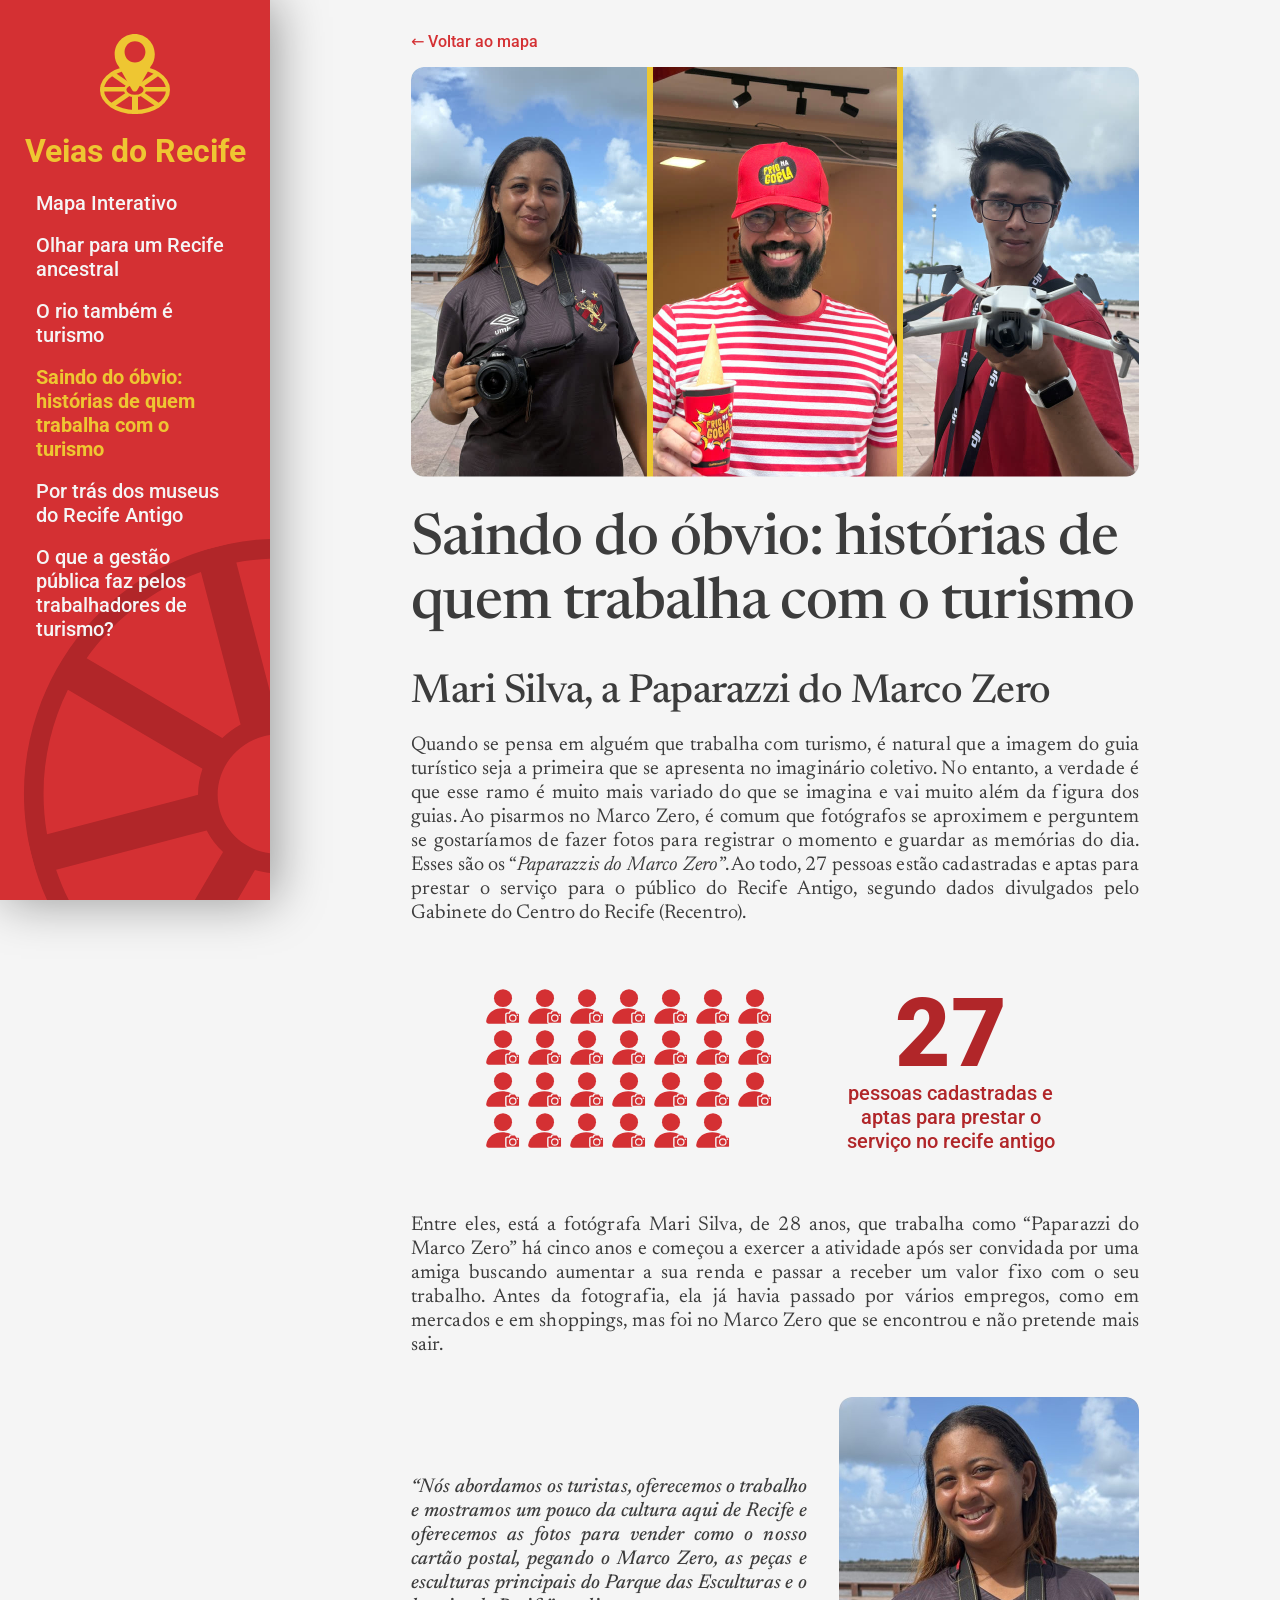
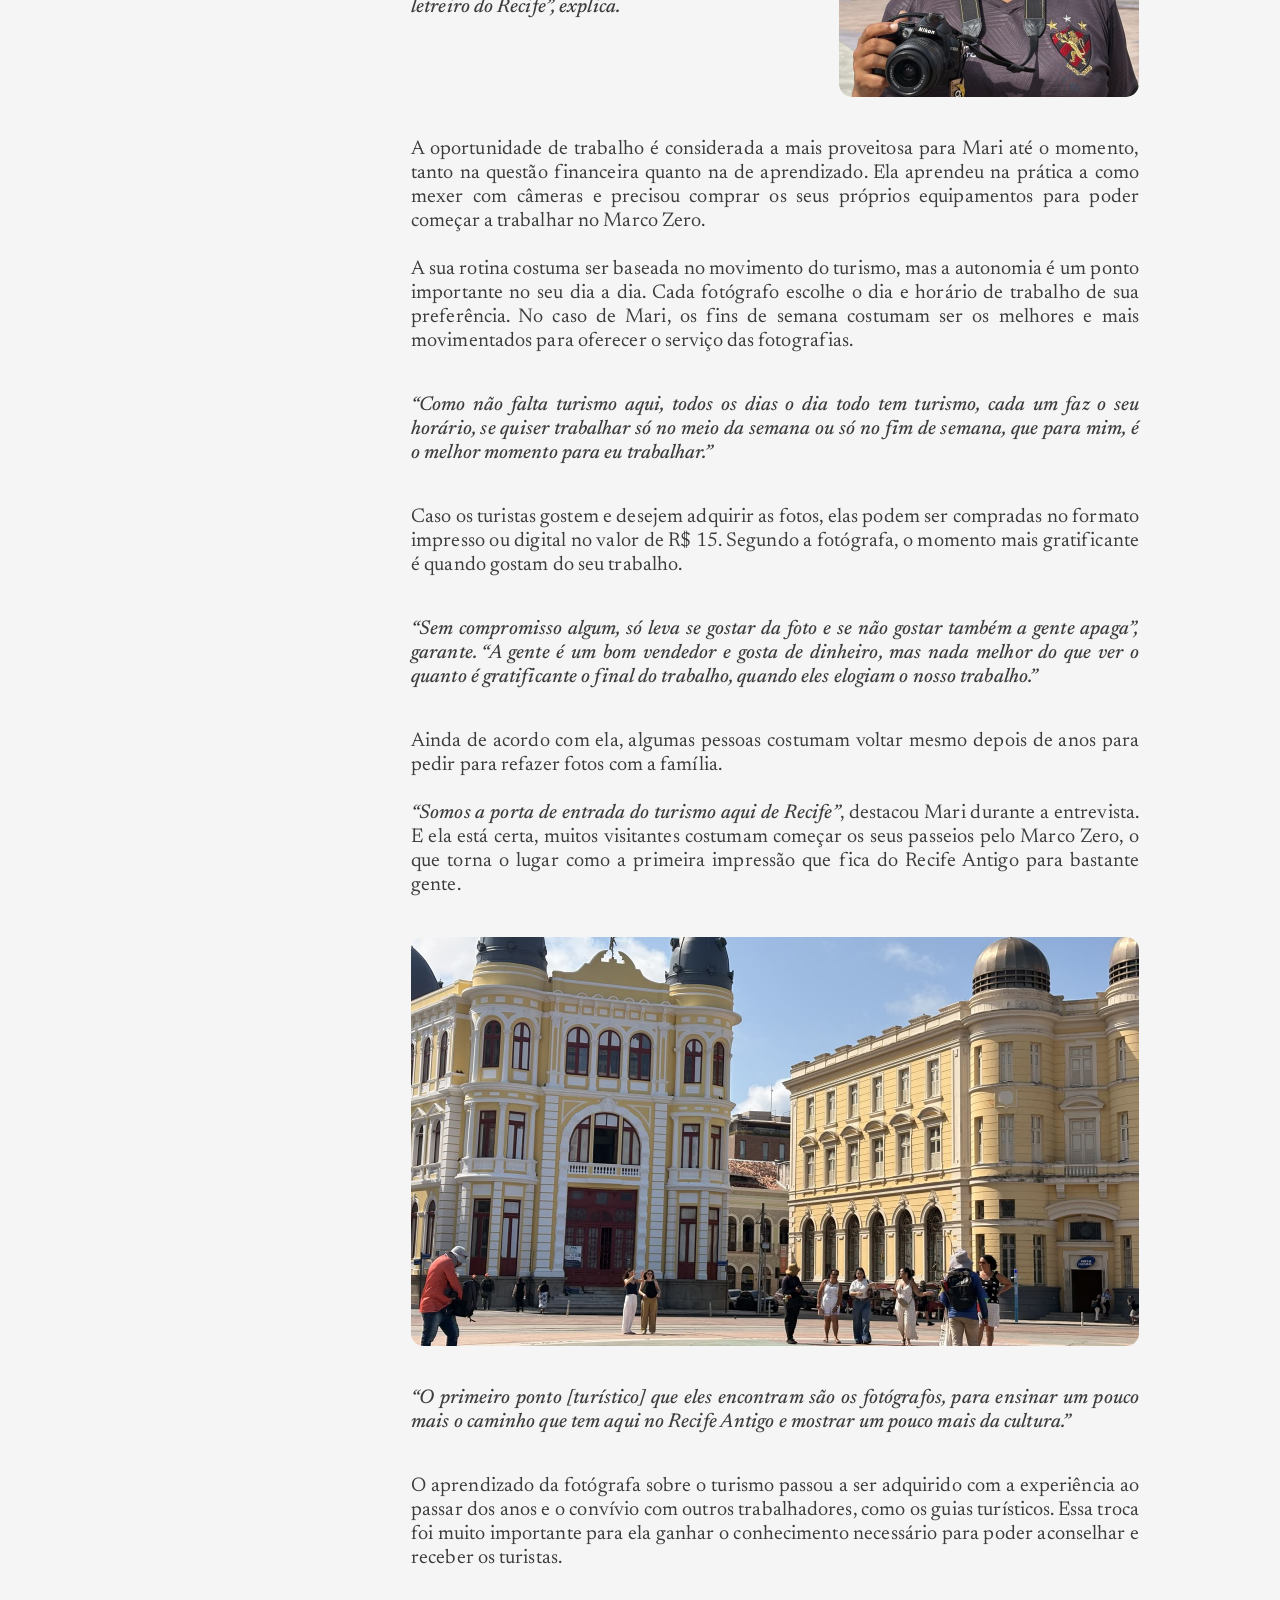
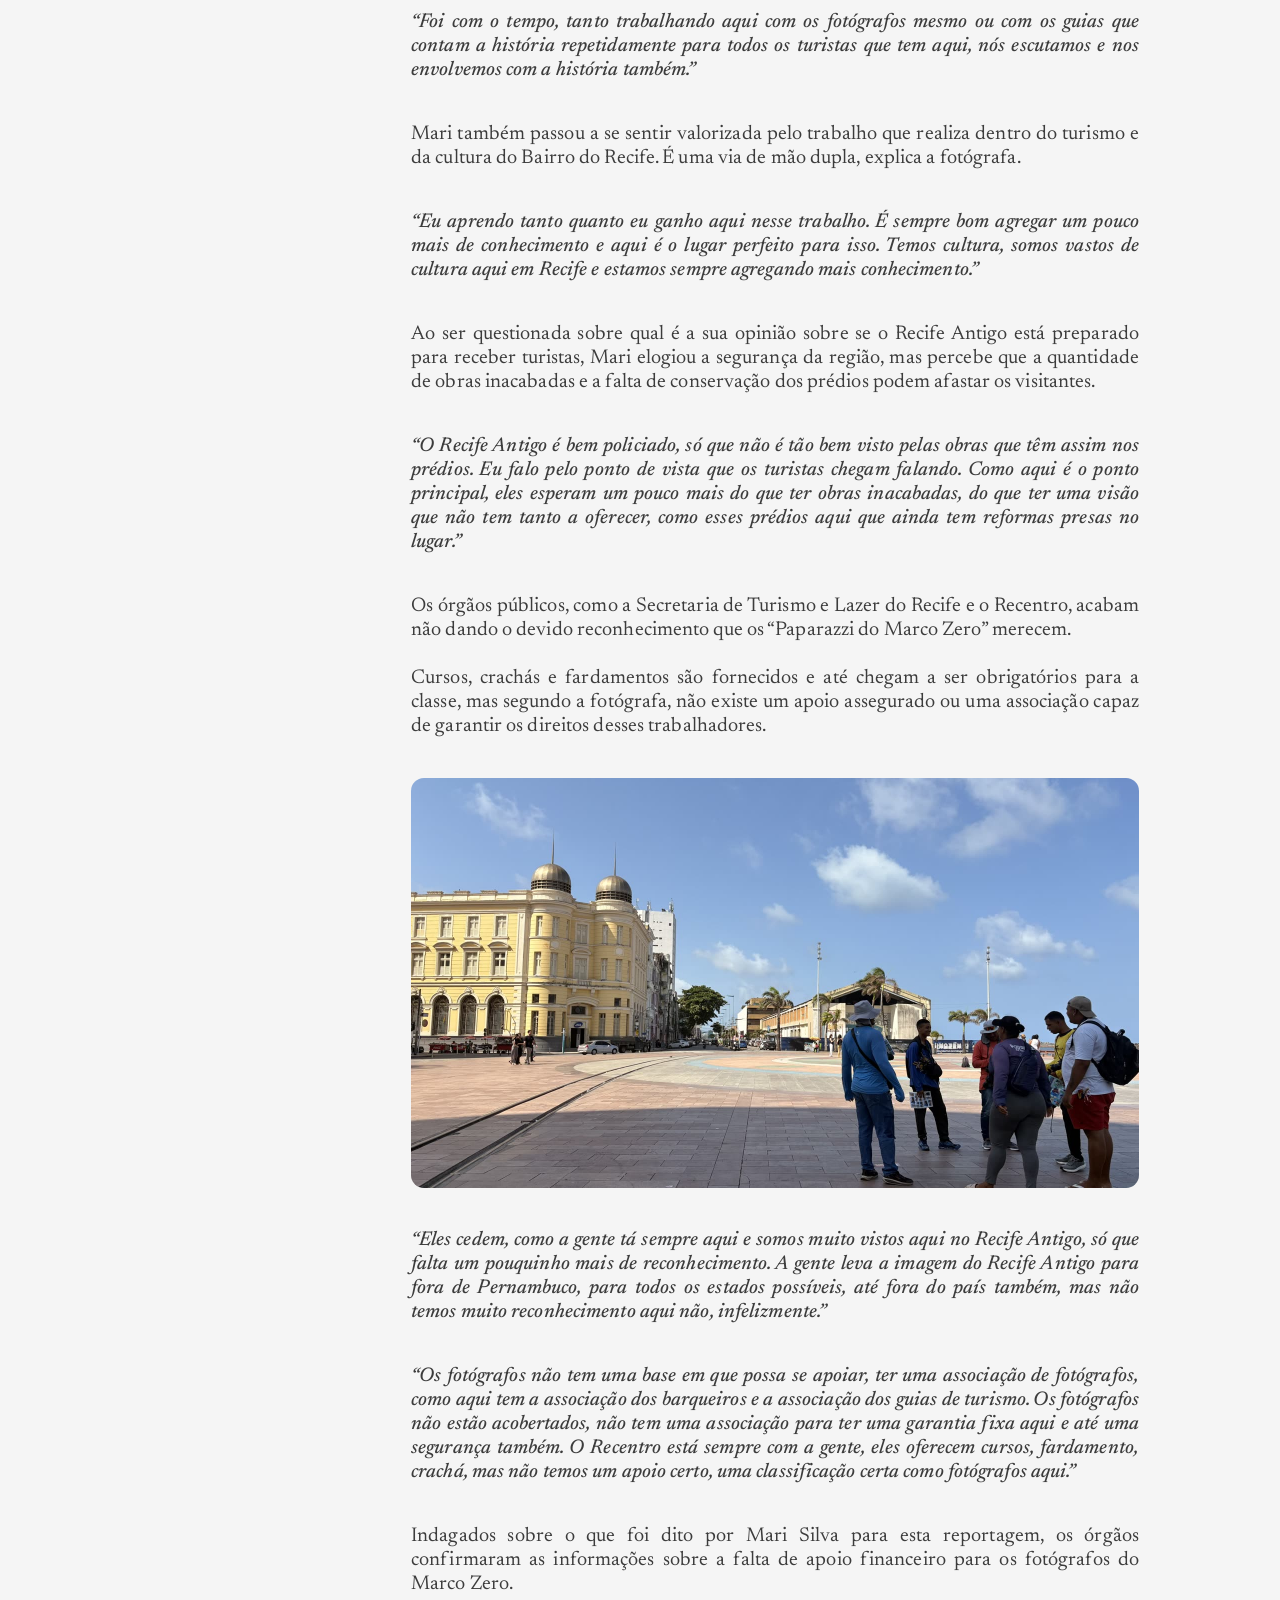
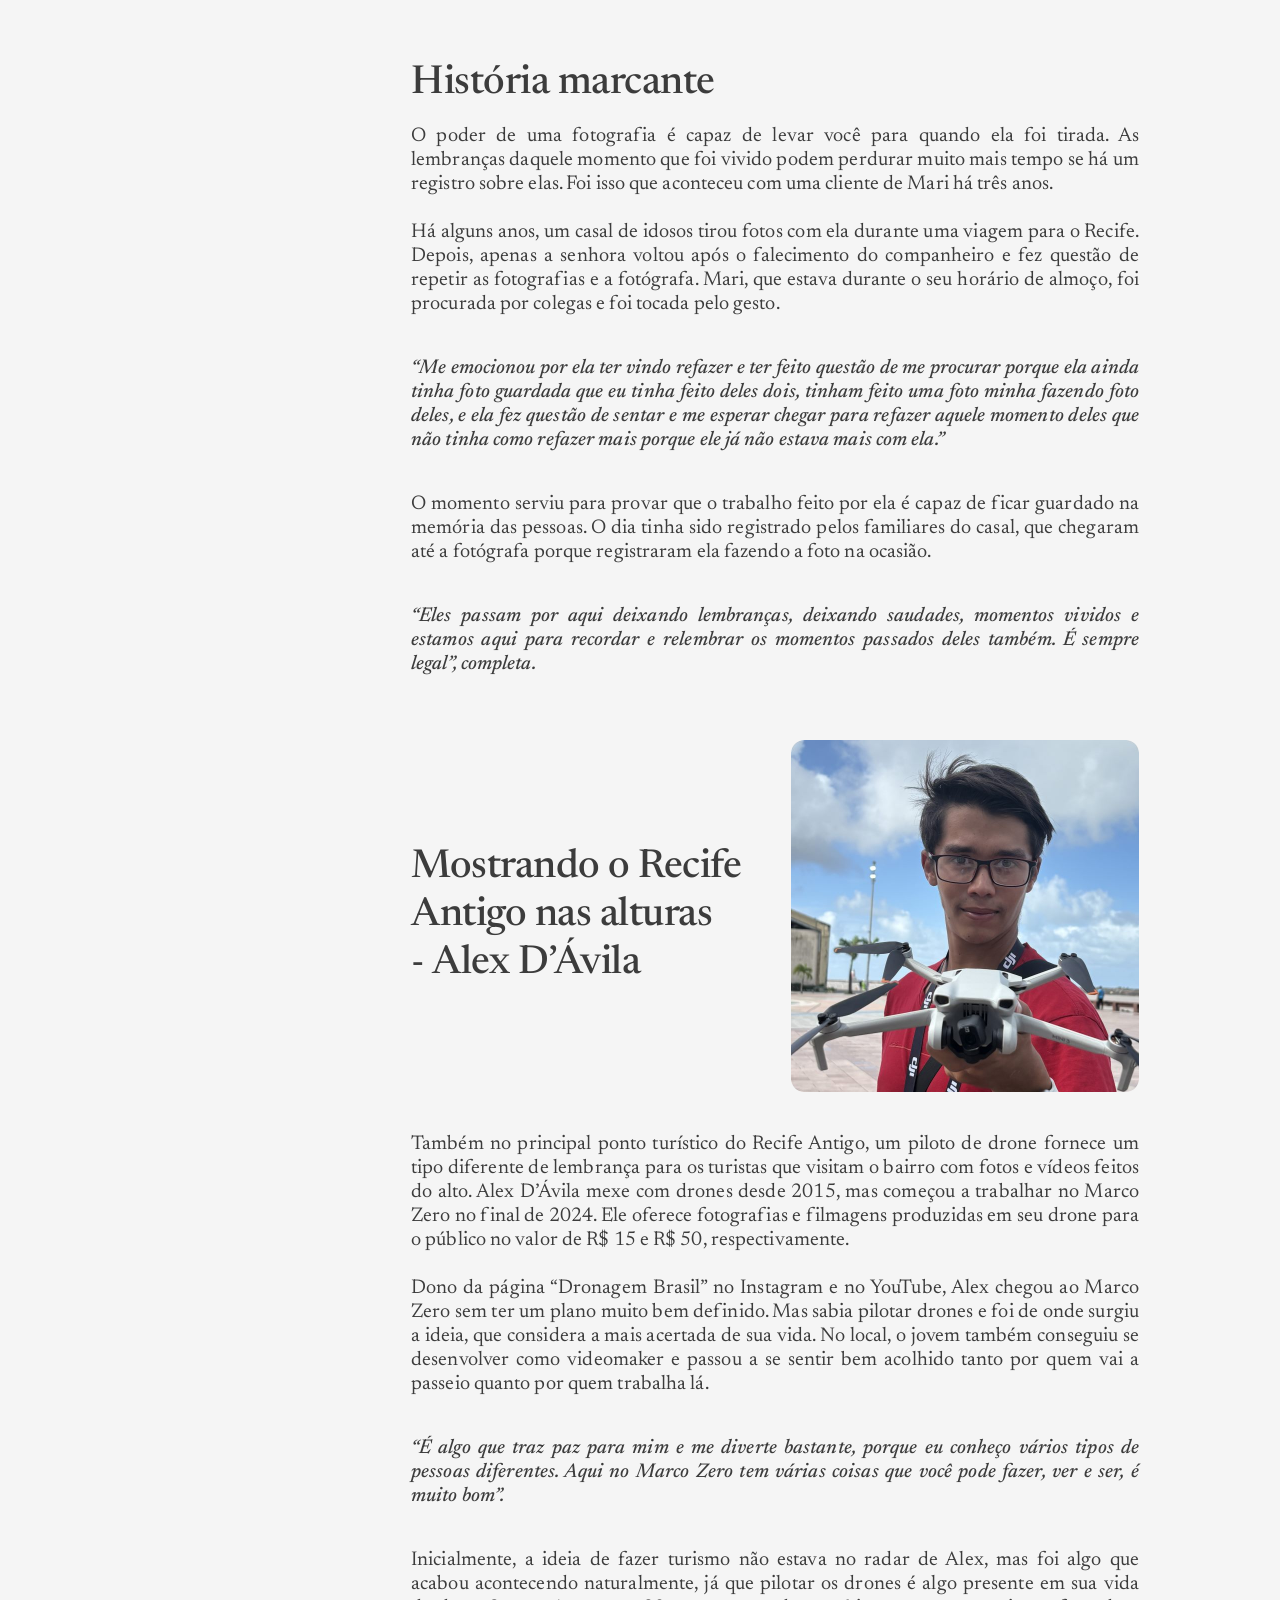
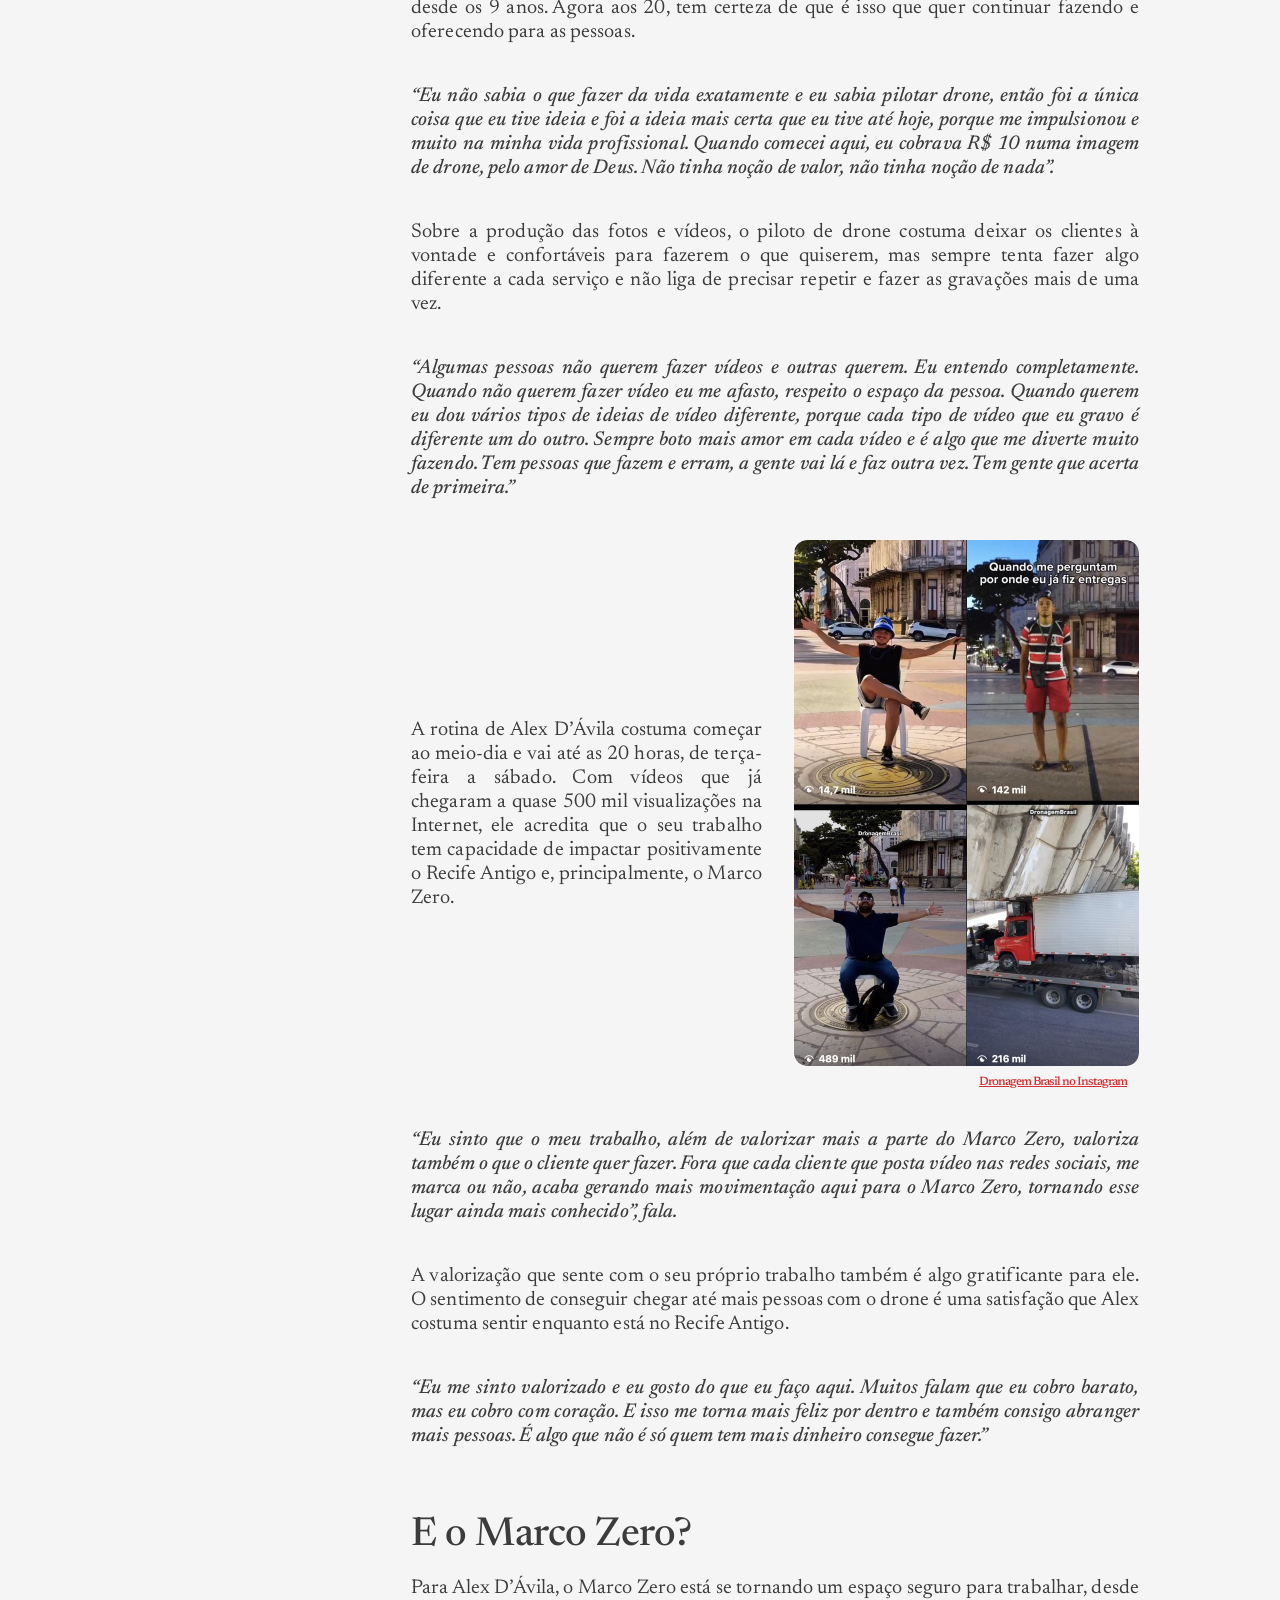
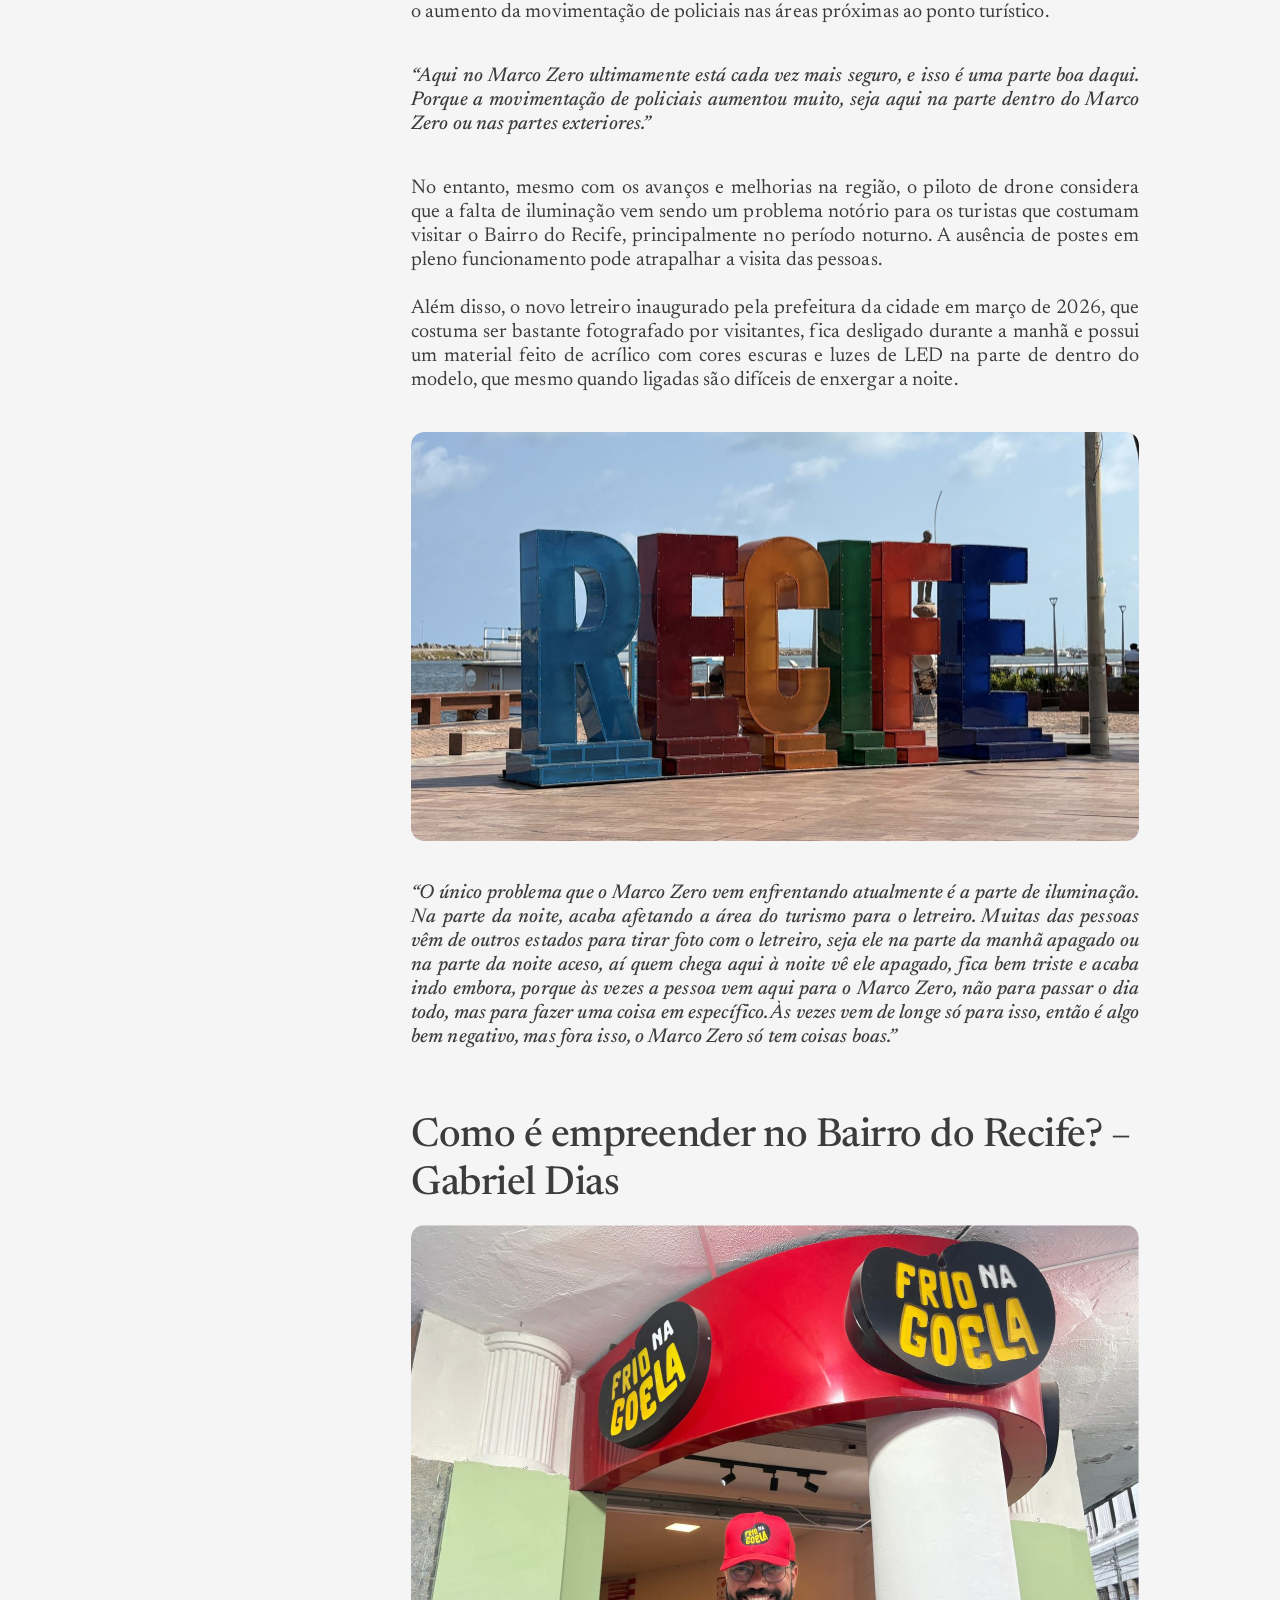
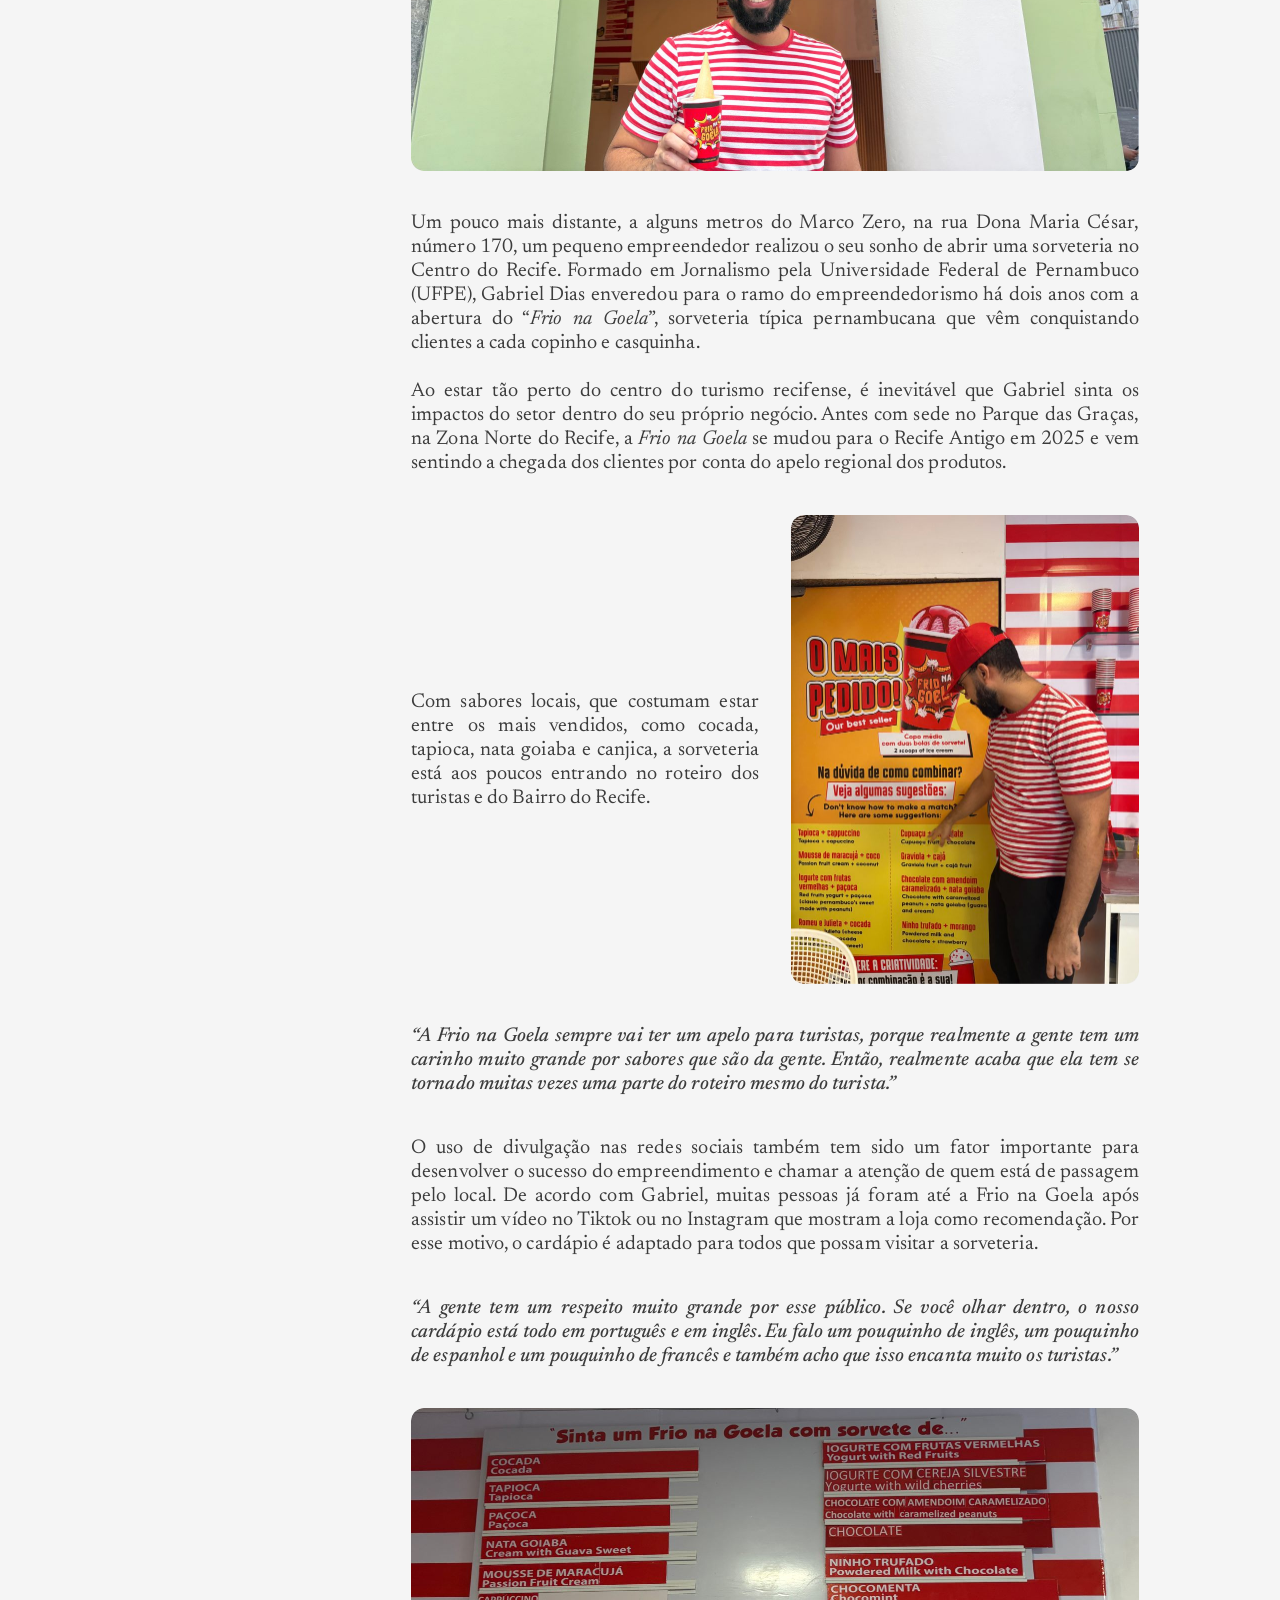
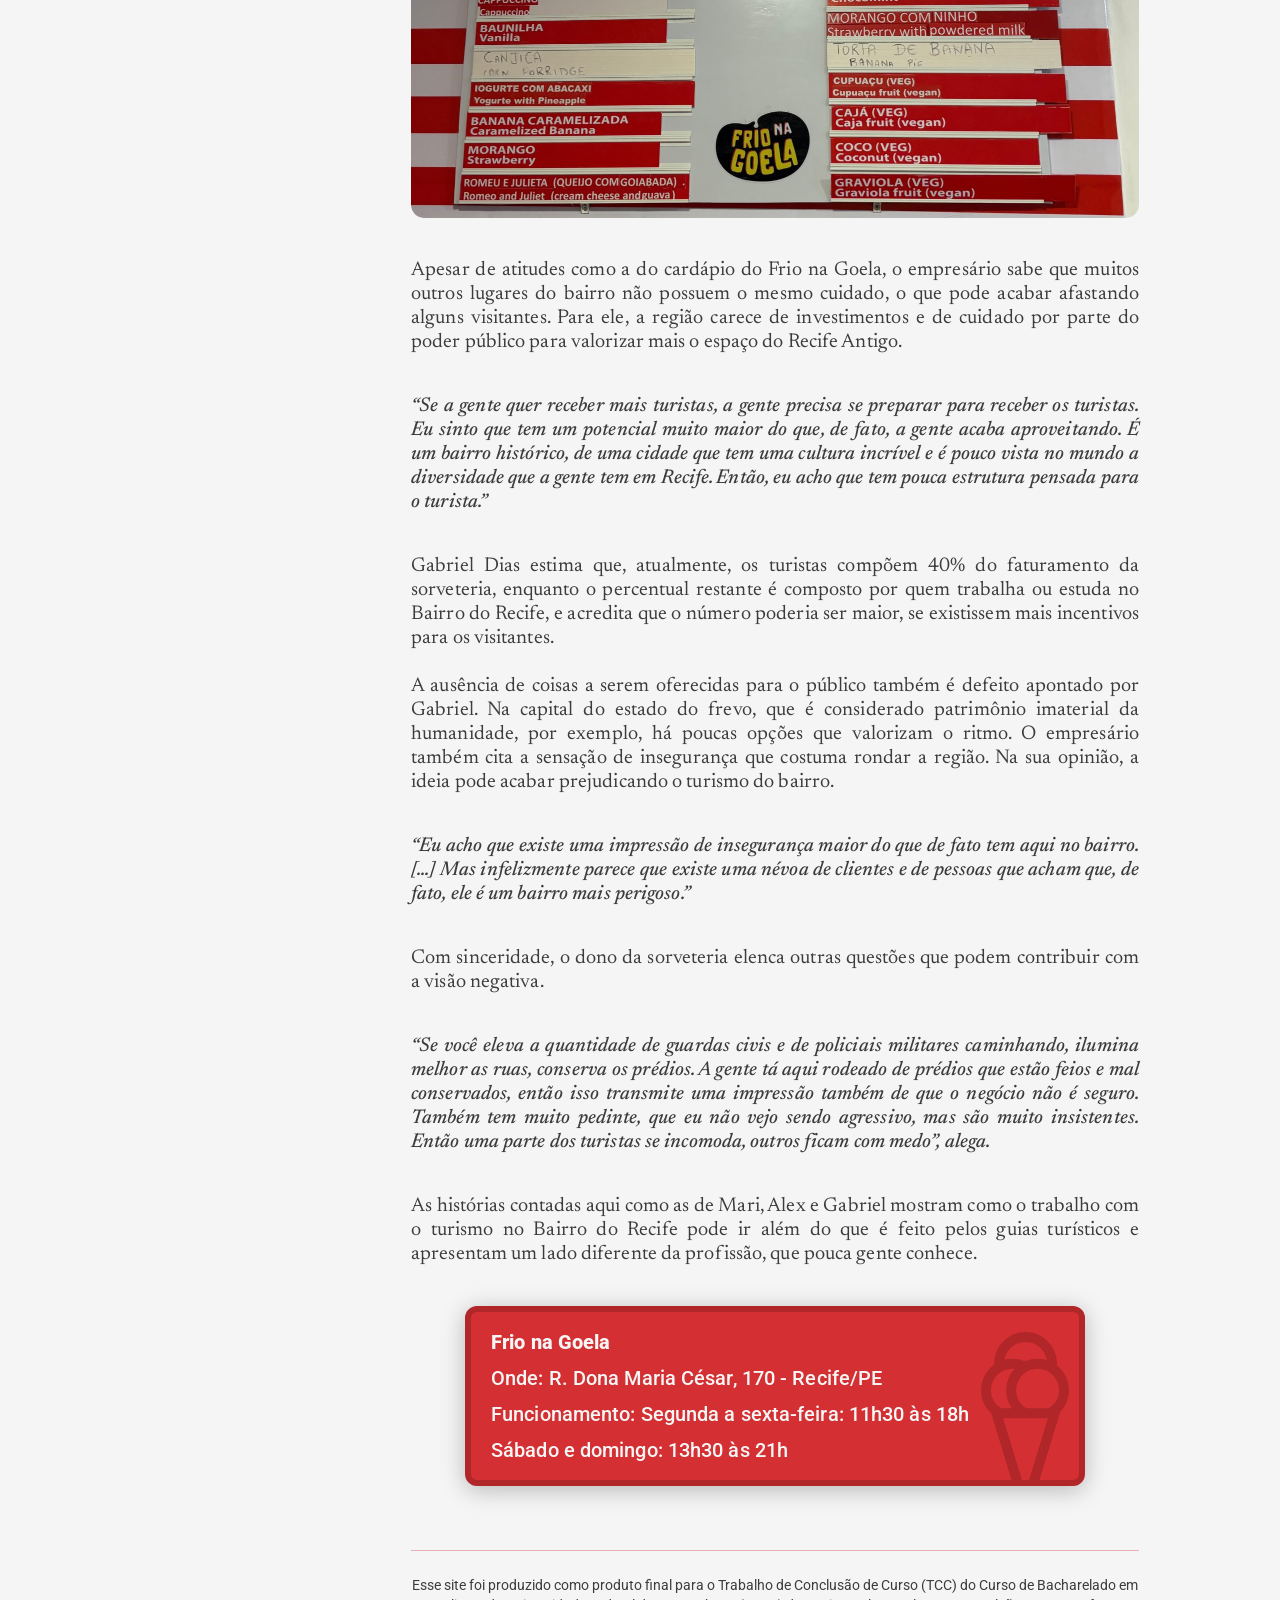
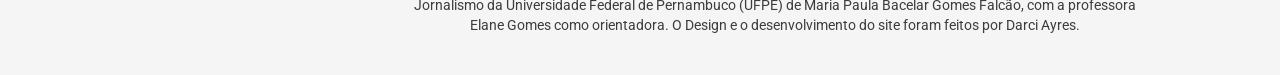
<file: materia-4.html>
<!doctype html>
<html lang="pt-BR">
<head>
<meta charset="utf-8">
<meta name="viewport" content="width=device-width, initial-scale=1">
<title>Saindo do óbvio: histórias de quem trabalha com o turismo — Veias do Recife</title>
<meta name="description" content="Fotógrafos, piloto de drone e uma sorveteria: histórias de quem trabalha com o turismo no Recife Antigo para além dos guias.">
<meta property="og:type" content="article">
<meta property="og:site_name" content="Veias do Recife">
<meta property="og:locale" content="pt_BR">
<meta property="og:title" content="Saindo do óbvio: histórias de quem trabalha com o turismo">
<meta property="og:description" content="Fotógrafos, piloto de drone e uma sorveteria: histórias de quem trabalha com o turismo no Recife Antigo para além dos guias.">
<meta property="og:url" content="https://tccmapa.vercel.app/materia-4.html">
<meta property="og:image" content="https://tccmapa.vercel.app/assets/og/materia-4.jpg">
<meta property="og:image:width" content="1200">
<meta property="og:image:height" content="630">
<meta name="twitter:card" content="summary_large_image">
<link rel="icon" href="favicon.svg" type="image/svg+xml">
<link rel="icon" href="favicon-32.png" type="image/png" sizes="32x32">
<link rel="apple-touch-icon" href="apple-touch-icon.png">
<meta name="theme-color" content="#d43033">
<link rel="stylesheet" href="css/styles.css">
</head>
<body>
<!-- Ícones (cores ligadas às variáveis do site/Figma) -->
<svg width="0" height="0" style="position:absolute" aria-hidden="true" focusable="false">
<symbol id="ic-grafismo" viewBox="0 0 510 510"><g fill="none"><g><path d="M255 0C389.21 0 499.206 103.683 509.253 235.319H510V271.999H509.441C500.693 404.906 390.121 510 255 510C114.167 510 0 395.833 0 255C0 114.167 114.167 0 255 0ZM298.158 322.16C290.273 327.025 281.471 330.592 272.064 332.565V489.768C324.264 486.028 371.75 465.272 409.008 433.01L298.158 322.16ZM101.602 433.534C138.157 464.972 184.472 485.372 235.385 489.572V331.99C227.211 330.002 219.529 326.799 212.547 322.589L101.602 433.534ZM20.2284 272.064C23.9189 323.578 44.1832 370.504 75.7223 407.536L186.243 297.016C181.412 289.458 177.849 281.046 175.837 272.064H20.2284ZM334.178 271.999C332.231 280.729 328.813 288.92 324.194 296.315L434.799 406.92C466.052 369.968 486.118 323.253 489.775 271.999H334.178ZM255 195.28C220.676 195.281 193.569 222.413 193.568 255C193.569 287.587 220.676 314.715 255 314.716C289.324 314.715 316.427 287.587 316.428 255C316.427 222.413 289.324 195.281 255 195.28ZM76.9865 100.989C45.2509 137.638 24.6473 184.189 20.4238 235.385H176.45C178.705 226.707 182.425 218.603 187.331 211.333L76.9865 100.989ZM323.121 212.015C327.79 219.09 331.344 226.936 333.53 235.319H489.569C485.356 184.433 464.959 138.141 433.534 101.602L323.121 212.015ZM272.064 177.435C280.796 179.267 289.006 182.471 296.445 186.814L407.536 75.7223C370.504 44.1832 323.578 23.9189 272.064 20.2284V177.435ZM235.385 20.4238C185.156 24.5676 139.395 44.4752 103.073 75.1974L214.271 186.396C220.786 182.682 227.879 179.836 235.385 178.01V20.4238Z" fill-rule="evenodd" clip-rule="evenodd" style="fill: var(--azulescuro)"/></g></g></symbol>
<symbol id="ic-logo" viewBox="20 20 140 160"><g fill="none"><ellipse cx="90" cy="131.678" rx="66" ry="44.322" style="stroke: var(--amarelo)" stroke-width="8"/><ellipse cx="90" cy="131.678" rx="19.748" ry="12.534" style="stroke: var(--amarelo)" stroke-width="5"/><rect width="34" height="12" transform="matrix(4.41773e-08 -1 -1 -4.32504e-08 96 180)" style="fill: var(--amarelo)"/><rect width="49" height="9" transform="matrix(1 6.20582e-08 1.23154e-07 -1 21 135)" style="fill: var(--amarelo)"/><rect width="41.2096" height="10" transform="matrix(0.822958 -0.568102 -0.822958 -0.568102 45.3398 167.271)" style="fill: var(--amarelo)"/><rect width="41.9146" height="10" transform="matrix(-0.822958 -0.568102 0.822958 -0.568102 135.553 167.672)" style="fill: var(--amarelo)"/><rect width="34.3624" height="10.8527" transform="matrix(6.33208e-08 -1 -1 -3.01747e-08 94.8837 117.718)" style="fill: var(--amarelo)"/><rect width="48" height="9" transform="matrix(1 6.10199e-08 1.2525e-07 -1 110 135)" style="fill: var(--amarelo)"/><rect width="40.6662" height="10" transform="matrix(0.822958 -0.568102 -0.822958 -0.568102 107.648 124.259)" style="fill: var(--amarelo)"/><rect width="41.511" height="10" transform="matrix(-0.822958 -0.568102 0.822958 -0.568102 72.6649 124.259)" style="fill: var(--amarelo)"/><path d="M89.457 20C111.634 20 129.612 38.1373 129.612 60.5107C129.612 69.8048 126.507 78.3656 121.29 85.2012C121.173 85.5192 121.03 85.8355 120.854 86.1445L94.6914 131.86C92.3723 135.912 86.5427 135.912 84.2236 131.86L58.0615 86.1445C57.8848 85.8356 57.7412 85.52 57.624 85.2021C52.4069 78.3665 49.3027 69.805 49.3027 60.5107C49.3027 38.1374 67.2802 20.0002 89.457 20ZM89.9785 34.7314C78.4583 34.7317 69.1193 44.1531 69.1191 55.7754C69.1191 67.3978 78.4582 76.8201 89.9785 76.8203C101.499 76.8203 110.839 67.398 110.839 55.7754C110.839 44.153 101.499 34.7314 89.9785 34.7314Z" style="fill: var(--amarelo)"/></g></symbol>
<symbol id="ic-menu" viewBox="0 0 32 32"><g fill="none"><g><path d="M5.33333 24H26.6667C27.4 24 28 23.4 28 22.6667C28 21.9333 27.4 21.3333 26.6667 21.3333H5.33333C4.6 21.3333 4 21.9333 4 22.6667C4 23.4 4.6 24 5.33333 24ZM5.33333 17.3333H26.6667C27.4 17.3333 28 16.7333 28 16C28 15.2667 27.4 14.6667 26.6667 14.6667H5.33333C4.6 14.6667 4 15.2667 4 16C4 16.7333 4.6 17.3333 5.33333 17.3333ZM4 9.33333C4 10.0667 4.6 10.6667 5.33333 10.6667H26.6667C27.4 10.6667 28 10.0667 28 9.33333C28 8.6 27.4 8 26.6667 8H5.33333C4.6 8 4 8.6 4 9.33333Z" style="fill: var(--amarelo)"/></g></g></symbol>
<symbol id="ic-sorvete" viewBox="0 0 88 182"><g fill="none"><circle cx="44.5238" cy="31.4286" r="26.4286" style="fill: var(--azulclaro); stroke: var(--azulescuro)" stroke-width="10"/><circle cx="31.4286" cy="58.1429" r="26.4286" style="fill: var(--azulclaro); stroke: var(--azulescuro)" stroke-width="10"/><circle cx="56.5716" cy="58.1429" r="26.4286" style="fill: var(--azulclaro); stroke: var(--azulescuro)" stroke-width="10"/><path d="M34.6836 144.422L15.4395 81.3457L73.6074 81.3457L49.25 161.184L44.5234 176.675L34.6836 144.422Z" style="fill: var(--azulclaro); stroke: var(--azulescuro)" stroke-width="10"/></g></symbol>
</svg>

<header class="topbar">
  <div class="brand">
    <div class="brand__avatar"><svg class="icone-svg" aria-hidden="true" focusable="false"><use href="#ic-logo"/></svg></div>
    <span class="brand__name">Veias do Recife</span>
  </div>
  <button class="topbar__menu-btn" data-menu-open aria-label="Abrir menu" aria-expanded="false">
    <svg class="icone-svg" aria-hidden="true" focusable="false"><use href="#ic-menu"/></svg>
  </button>
</header>

<div class="drawer-scrim" data-menu-scrim></div>
<nav class="drawer" aria-label="Menu de navegação">
  <div class="drawer__top">
    <div class="brand">
      <div class="brand__avatar" style="width:32px;height:32px;"><svg class="icone-svg" aria-hidden="true" focusable="false"><use href="#ic-logo"/></svg></div>
      <span class="brand__name" style="font-size:20px;">Veias do Recife</span>
    </div>
    <button class="drawer__close" data-menu-close aria-label="Fechar menu"><svg width="30" height="30" viewBox="0 0 30 30" fill="none" aria-hidden="true"><path d="M8 8L22 22M22 8L8 22" stroke="currentColor" stroke-width="3" stroke-linecap="round"/></svg></button>
  </div>
  <div class="nav">
    <a class="nav__item" href="index.html">Mapa Interativo</a>
    <a class="nav__item " href="materia-2.html">Olhar para um Recife ancestral</a>
    <a class="nav__item " href="materia-3.html">O rio também é turismo</a>
    <a class="nav__item is-active" href="materia-4.html">Saindo do óbvio: histórias de quem trabalha com o turismo</a>
    <a class="nav__item " href="materia-5.html">Por trás dos museus do Recife Antigo</a>
    <a class="nav__item " href="materia-6.html">O que a gestão pública faz pelos trabalhadores de turismo?</a>
  </div>
</nav>

<div class="app">
  <aside class="sidebar">
    <div class="brand">
      <div class="brand__avatar"><svg class="icone-svg" aria-hidden="true" focusable="false"><use href="#ic-logo"/></svg></div>
      <span class="brand__name">Veias do Recife</span>
    </div>
    <div class="nav">
      <a class="nav__item" href="index.html">Mapa Interativo</a>
      <a class="nav__item " href="materia-2.html">Olhar para um Recife ancestral</a>
      <a class="nav__item " href="materia-3.html">O rio também é turismo</a>
      <a class="nav__item is-active" href="materia-4.html">Saindo do óbvio: histórias de quem trabalha com o turismo</a>
      <a class="nav__item " href="materia-5.html">Por trás dos museus do Recife Antigo</a>
      <a class="nav__item " href="materia-6.html">O que a gestão pública faz pelos trabalhadores de turismo?</a>
    </div>
    <svg class="icone-svg sidebar__grafismo" aria-hidden="true" focusable="false"><use href="#ic-grafismo"/></svg>
  </aside>

  <div class="content">
    <div class="article-col">
      <a class="article-back" href="index.html">&larr; Voltar ao mapa</a>
      <div class="article-hero">
        <img src="assets/images/materia-4-capa.jpg" alt="Mari Silva com a câmera, Gabriel Dias com um sorvete do Frio na Goela e Alex D’Ávila com o drone">
      </div>
      <h1 class="article-title">Saindo do óbvio: histórias de quem trabalha com o turismo</h1>
      <div class="article-text">
        <h2 class="article-subtitle article-subtitle--junto article-subtitle--menor">Mari Silva, a Paparazzi do Marco Zero</h2>
        <p>Quando se pensa em alguém que trabalha com turismo, é natural que a imagem do guia turístico seja a primeira que se apresenta no imaginário coletivo. No entanto, a verdade é que esse ramo é muito mais variado do que se imagina e vai muito além da figura dos guias. Ao pisarmos no Marco Zero, é comum que fotógrafos se aproximem e perguntem se gostaríamos de fazer fotos para registrar o momento e guardar as memórias do dia. Esses são os “<em>Paparazzis do Marco Zero</em>”. Ao todo, 27 pessoas estão cadastradas e aptas para prestar o serviço para o público do Recife Antigo, segundo dados divulgados pelo Gabinete do Centro do Recife (Recentro).</p>
        <div class="dado" data-dado>
          <div class="dado__pessoas" aria-hidden="true">
            <svg width="0" height="0" style="position:absolute">
              <symbol id="icone-fotografo" viewBox="0 0 36 36">
                <path d="M34.6082 32.6249C31.6132 16.0421 2.8863 14.057 0.201062 32.614C-0.0267247 34.1882 1.28942 35.5001 2.88 35.5001H31.9802C33.5708 35.5001 34.8909 34.1902 34.6082 32.6249Z" style="fill: var(--azulclaro)"/>
                <ellipse cx="17.4894" cy="9.16496" rx="9.27259" ry="9.16496" style="fill: var(--azulclaro)"/>
                <path d="M29.5107 22.251C29.9507 22.251 30.3601 22.4602 30.6182 22.8076L30.7197 22.9648L31.5879 24.542H33.3193C34.0815 24.542 34.6992 25.1598 34.6992 25.9219V33.709C34.6992 34.4711 34.0815 35.0889 33.3193 35.0889H21.7871C21.025 35.0889 20.4073 34.4711 20.4072 33.709V25.9219C20.4073 25.1598 21.025 24.542 21.7871 24.542H23.9365L24.5479 23.0938L24.5918 23C24.8267 22.5425 25.2994 22.251 25.8193 22.251H29.5107Z" style="fill: var(--azulclaro); stroke: var(--fundo)" stroke-width="1.44"/>
                <path d="M27.5537 26.2861C29.3532 26.2861 30.8242 27.7298 30.8242 29.5254C30.824 31.3208 29.3531 32.7646 27.5537 32.7646C25.7545 32.7645 24.2844 31.3207 24.2842 29.5254C24.2842 27.7299 25.7544 26.2863 27.5537 26.2861Z" style="fill: var(--azulclaro); stroke: var(--fundo)" stroke-width="1.2"/>
                <circle cx="32.2773" cy="26.799" r="0.82" style="fill: var(--fundo)"/>
              </symbol>
            </svg>
            <!-- 27 ícones, um por fotógrafo (main.js anima a entrada) -->
            <svg class="dado__pessoa"><use href="#icone-fotografo"/></svg><svg class="dado__pessoa"><use href="#icone-fotografo"/></svg><svg class="dado__pessoa"><use href="#icone-fotografo"/></svg><svg class="dado__pessoa"><use href="#icone-fotografo"/></svg><svg class="dado__pessoa"><use href="#icone-fotografo"/></svg><svg class="dado__pessoa"><use href="#icone-fotografo"/></svg><svg class="dado__pessoa"><use href="#icone-fotografo"/></svg>
            <svg class="dado__pessoa"><use href="#icone-fotografo"/></svg><svg class="dado__pessoa"><use href="#icone-fotografo"/></svg><svg class="dado__pessoa"><use href="#icone-fotografo"/></svg><svg class="dado__pessoa"><use href="#icone-fotografo"/></svg><svg class="dado__pessoa"><use href="#icone-fotografo"/></svg><svg class="dado__pessoa"><use href="#icone-fotografo"/></svg><svg class="dado__pessoa"><use href="#icone-fotografo"/></svg>
            <svg class="dado__pessoa"><use href="#icone-fotografo"/></svg><svg class="dado__pessoa"><use href="#icone-fotografo"/></svg><svg class="dado__pessoa"><use href="#icone-fotografo"/></svg><svg class="dado__pessoa"><use href="#icone-fotografo"/></svg><svg class="dado__pessoa"><use href="#icone-fotografo"/></svg><svg class="dado__pessoa"><use href="#icone-fotografo"/></svg><svg class="dado__pessoa"><use href="#icone-fotografo"/></svg>
            <svg class="dado__pessoa"><use href="#icone-fotografo"/></svg><svg class="dado__pessoa"><use href="#icone-fotografo"/></svg><svg class="dado__pessoa"><use href="#icone-fotografo"/></svg><svg class="dado__pessoa"><use href="#icone-fotografo"/></svg><svg class="dado__pessoa"><use href="#icone-fotografo"/></svg><svg class="dado__pessoa"><use href="#icone-fotografo"/></svg>
          </div>
          <p class="dado__texto"><span class="dado__numero" data-dado-numero="27">27</span> pessoas cadastradas e aptas para prestar o serviço no recife antigo</p>
        </div>
        <p>Entre eles, está a fotógrafa Mari Silva, de 28 anos, que trabalha como “Paparazzi do Marco Zero” há cinco anos e começou a exercer a atividade após ser convidada por uma amiga buscando aumentar a sua renda e passar a receber um valor fixo com o seu trabalho. Antes da fotografia, ela já havia passado por vários empregos, como em mercados e em shoppings, mas foi no Marco Zero que se encontrou e não pretende mais sair.</p>
        <div class="linha">
          <p class="quote linha__texto">“Nós abordamos os turistas, oferecemos o trabalho e mostramos um pouco da cultura aqui de Recife e oferecemos as fotos para vender como o nosso cartão postal, pegando o Marco Zero, as peças e esculturas principais do Parque das Esculturas e o letreiro do Recife”, explica.</p>
          <img class="linha__foto" style="--w: 300px; --ar: 1 / 1;" src="assets/images/materia-4-mari.jpg" alt="Mari Silva no Marco Zero">
        </div>
        <p>A oportunidade de trabalho é considerada a mais proveitosa para Mari até o momento, tanto na questão financeira quanto na de aprendizado. Ela aprendeu na prática a como mexer com câmeras e precisou comprar os seus próprios equipamentos para poder começar a trabalhar no Marco Zero.</p>
        <p>A sua rotina costuma ser baseada no movimento do turismo, mas a autonomia é um ponto importante no seu dia a dia. Cada fotógrafo escolhe o dia e horário de trabalho de sua preferência. No caso de Mari, os fins de semana costumam ser os melhores e mais movimentados para oferecer o serviço das fotografias.</p>
        <p class="quote">“Como não falta turismo aqui, todos os dias o dia todo tem turismo, cada um faz o seu horário, se quiser trabalhar só no meio da semana ou só no fim de semana, que para mim, é o melhor momento para eu trabalhar.”</p>
        <p>Caso os turistas gostem e desejem adquirir as fotos, elas podem ser compradas no formato impresso ou digital no valor de R$ 15. Segundo a fotógrafa, o momento mais gratificante é quando gostam do seu trabalho.</p>
        <p class="quote">“Sem compromisso algum, só leva se gostar da foto e se não gostar também a gente apaga”, garante. “A gente é um bom vendedor e gosta de dinheiro, mas nada melhor do que ver o quanto é gratificante o final do trabalho, quando eles elogiam o nosso trabalho.”</p>
        <p>Ainda de acordo com ela, algumas pessoas costumam voltar mesmo depois de anos para pedir para refazer fotos com a família.</p>
        <p><em class="fala">“Somos a porta de entrada do turismo aqui de Recife”</em>, destacou Mari durante a entrevista. E ela está certa, muitos visitantes costumam começar os seus passeios pelo Marco Zero, o que torna o lugar como a primeira impressão que fica do Recife Antigo para bastante gente.</p>
        <img class="article-photo" src="assets/images/materia-4-marco-zero.jpg" alt="Prédios históricos amarelos da praça do Marco Zero, com turistas na praça" loading="lazy">
        <p class="quote">“O primeiro ponto [turístico] que eles encontram são os fotógrafos, para ensinar um pouco mais o caminho que tem aqui no Recife Antigo e mostrar um pouco mais da cultura.”</p>
        <p>O aprendizado da fotógrafa sobre o turismo passou a ser adquirido com a experiência ao passar dos anos e o convívio com outros trabalhadores, como os guias turísticos. Essa troca foi muito importante para ela ganhar o conhecimento necessário para poder aconselhar e receber os turistas.</p>
        <p class="quote">“Foi com o tempo, tanto trabalhando aqui com os fotógrafos mesmo ou com os guias que contam a história repetidamente para todos os turistas que tem aqui, nós escutamos e nos envolvemos com a história também.”</p>
        <p>Mari também passou a se sentir valorizada pelo trabalho que realiza dentro do turismo e da cultura do Bairro do Recife. É uma via de mão dupla, explica a fotógrafa.</p>
        <p class="quote">“Eu aprendo tanto quanto eu ganho aqui nesse trabalho. É sempre bom agregar um pouco mais de conhecimento e aqui é o lugar perfeito para isso. Temos cultura, somos vastos de cultura aqui em Recife e estamos sempre agregando mais conhecimento.”</p>
        <p>Ao ser questionada sobre qual é a sua opinião sobre se o Recife Antigo está preparado para receber turistas, Mari elogiou a segurança da região, mas percebe que a quantidade de obras inacabadas e a falta de conservação dos prédios podem afastar os visitantes.</p>
        <p class="quote">“O Recife Antigo é bem policiado, só que não é tão bem visto pelas obras que têm assim nos prédios. Eu falo pelo ponto de vista que os turistas chegam falando. Como aqui é o ponto principal, eles esperam um pouco mais do que ter obras inacabadas, do que ter uma visão que não tem tanto a oferecer, como esses prédios aqui que ainda tem reformas presas no lugar.”</p>
        <p>Os órgãos públicos, como a Secretaria de Turismo e Lazer do Recife e o Recentro, acabam não dando o devido reconhecimento que os “Paparazzi do Marco Zero” merecem.</p>
        <p>Cursos, crachás e fardamentos são fornecidos e até chegam a ser obrigatórios para a classe, mas segundo a fotógrafa, não existe um apoio assegurado ou uma associação capaz de garantir os direitos desses trabalhadores.</p>
        <img class="article-photo" src="assets/images/materia-4-praca.jpg" alt="Turistas caminhando na praça do Marco Zero em dia de sol" loading="lazy">
        <p class="quote">“Eles cedem, como a gente tá sempre aqui e somos muito vistos aqui no Recife Antigo, só que falta um pouquinho mais de reconhecimento. A gente leva a imagem do Recife Antigo para fora de Pernambuco, para todos os estados possíveis, até fora do país também, mas não temos muito reconhecimento aqui não, infelizmente.”</p>
        <p class="quote">“Os fotógrafos não tem uma base em que possa se apoiar, ter uma associação de fotógrafos, como aqui tem a associação dos barqueiros e a associação dos guias de turismo. Os fotógrafos não estão acobertados, não tem uma associação para ter uma garantia fixa aqui e até uma segurança também. O Recentro está sempre com a gente, eles oferecem cursos, fardamento, crachá, mas não temos um apoio certo, uma classificação certa como fotógrafos aqui.”</p>
        <p>Indagados sobre o que foi dito por Mari Silva para esta reportagem, os órgãos confirmaram as informações sobre a falta de apoio financeiro para os fotógrafos do Marco Zero.</p>
        <h3 class="article-subtitle">História marcante</h3>
        <p>O poder de uma fotografia é capaz de levar você para quando ela foi tirada. As lembranças daquele momento que foi vivido podem perdurar muito mais tempo se há um registro sobre elas. Foi isso que aconteceu com uma cliente de Mari há três anos.</p>
        <p>Há alguns anos, um casal de idosos tirou fotos com ela durante uma viagem para o Recife. Depois, apenas a senhora voltou após o falecimento do companheiro e fez questão de repetir as fotografias e a fotógrafa. Mari, que estava durante o seu horário de almoço, foi procurada por colegas e foi tocada pelo gesto.</p>
        <p class="quote">“Me emocionou por ela ter vindo refazer e ter feito questão de me procurar porque ela ainda tinha foto guardada que eu tinha feito deles dois, tinham feito uma foto minha fazendo foto deles, e ela fez questão de sentar e me esperar chegar para refazer aquele momento deles que não tinha como refazer mais porque ele já não estava mais com ela.”</p>
        <p>O momento serviu para provar que o trabalho feito por ela é capaz de ficar guardado na memória das pessoas. O dia tinha sido registrado pelos familiares do casal, que chegaram até a fotógrafa porque registraram ela fazendo a foto na ocasião.</p>
        <p class="quote">“Eles passam por aqui deixando lembranças, deixando saudades, momentos vividos e estamos aqui para recordar e relembrar os momentos passados deles também. É sempre legal”, completa.</p>
        <div class="linha">
          <h2 class="article-subtitle linha__texto">Mostrando o Recife Antigo nas alturas<br>- Alex D’Ávila</h2>
          <img class="linha__foto" style="--w: 348px; --ar: 348 / 352;" src="assets/images/materia-4-alex.jpg" alt="Alex D’Ávila com o drone no Marco Zero">
        </div>
        <p>Também no principal ponto turístico do Recife Antigo, um piloto de drone fornece um tipo diferente de lembrança para os turistas que visitam o bairro com fotos e vídeos feitos do alto. Alex D’Ávila mexe com drones desde 2015, mas começou a trabalhar no Marco Zero no final de 2024. Ele oferece fotografias e filmagens produzidas em seu drone para o público no valor de R$ 15 e R$ 50, respectivamente.</p>
        <p>Dono da página “Dronagem Brasil” no Instagram e no YouTube, Alex chegou ao Marco Zero sem ter um plano muito bem definido. Mas sabia pilotar drones e foi de onde surgiu a ideia, que considera a mais acertada de sua vida. No local, o jovem também conseguiu se desenvolver como videomaker e passou a se sentir bem acolhido tanto por quem vai a passeio quanto por quem trabalha lá.</p>
        <p class="quote">“É algo que traz paz para mim e me diverte bastante, porque eu conheço vários tipos de pessoas diferentes. Aqui no Marco Zero tem várias coisas que você pode fazer, ver e ser, é muito bom”.</p>
        <p>Inicialmente, a ideia de fazer turismo não estava no radar de Alex, mas foi algo que acabou acontecendo naturalmente, já que pilotar os drones é algo presente em sua vida desde os 9 anos. Agora aos 20, tem certeza de que é isso que quer continuar fazendo e oferecendo para as pessoas.</p>
        <p class="quote">“Eu não sabia o que fazer da vida exatamente e eu sabia pilotar drone, então foi a única coisa que eu tive ideia e foi a ideia mais certa que eu tive até hoje, porque me impulsionou e muito na minha vida profissional. Quando comecei aqui, eu cobrava R$ 10 numa imagem de drone, pelo amor de Deus. Não tinha noção de valor, não tinha noção de nada”.</p>
        <p>Sobre a produção das fotos e vídeos, o piloto de drone costuma deixar os clientes à vontade e confortáveis para fazerem o que quiserem, mas sempre tenta fazer algo diferente a cada serviço e não liga de precisar repetir e fazer as gravações mais de uma vez.</p>
        <p class="quote">“Algumas pessoas não querem fazer vídeos e outras querem. Eu entendo completamente. Quando não querem fazer vídeo eu me afasto, respeito o espaço da pessoa. Quando querem eu dou vários tipos de ideias de vídeo diferente, porque cada tipo de vídeo que eu gravo é diferente um do outro. Sempre boto mais amor em cada vídeo e é algo que me diverte muito fazendo. Tem pessoas que fazem e erram, a gente vai lá e faz outra vez. Tem gente que acerta de primeira.”</p>
        <div class="linha">
          <p class="linha__texto">A rotina de Alex D’Ávila costuma começar ao meio-dia e vai até as 20 horas, de terça-feira a sábado. Com vídeos que já chegaram a quase 500 mil visualizações na Internet, ele acredita que o seu trabalho tem capacidade de impactar positivamente o Recife Antigo e, principalmente, o Marco Zero.</p>
          <figure class="linha__figura" style="--w: 345px;">
            <img class="linha__foto" style="--ar: 345 / 526;" src="assets/images/materia-4-dronagem.jpg" alt="Página Dronagem Brasil no Instagram">
            <figcaption class="article-credito"><a href="https://www.instagram.com/dronagembrasil/" target="_blank" rel="noopener">Dronagem Brasil no Instagram</a></figcaption>
          </figure>
        </div>
        <p class="quote">“Eu sinto que o meu trabalho, além de valorizar mais a parte do Marco Zero, valoriza também o que o cliente quer fazer. Fora que cada cliente que posta vídeo nas redes sociais, me marca ou não, acaba gerando mais movimentação aqui para o Marco Zero, tornando esse lugar ainda mais conhecido”, fala.</p>
        <p>A valorização que sente com o seu próprio trabalho também é algo gratificante para ele. O sentimento de conseguir chegar até mais pessoas com o drone é uma satisfação que Alex costuma sentir enquanto está no Recife Antigo.</p>
        <p class="quote">“Eu me sinto valorizado e eu gosto do que eu faço aqui. Muitos falam que eu cobro barato, mas eu cobro com coração. E isso me torna mais feliz por dentro e também consigo abranger mais pessoas. É algo que não é só quem tem mais dinheiro consegue fazer.”</p>
        <h3 class="article-subtitle">E o Marco Zero?</h3>
        <p>Para Alex D’Ávila, o Marco Zero está se tornando um espaço seguro para trabalhar, desde o aumento da movimentação de policiais nas áreas próximas ao ponto turístico.</p>
        <p class="quote">“Aqui no Marco Zero ultimamente está cada vez mais seguro, e isso é uma parte boa daqui. Porque a movimentação de policiais aumentou muito, seja aqui na parte dentro do Marco Zero ou nas partes exteriores.”</p>
        <p>No entanto, mesmo com os avanços e melhorias na região, o piloto de drone considera que a falta de iluminação vem sendo um problema notório para os turistas que costumam visitar o Bairro do Recife, principalmente no período noturno. A ausência de postes em pleno funcionamento pode atrapalhar a visita das pessoas.</p>
        <p>Além disso, o novo letreiro inaugurado pela prefeitura da cidade em março de 2026, que costuma ser bastante fotografado por visitantes, fica desligado durante a manhã e possui um material feito de acrílico com cores escuras e luzes de LED na parte de dentro do modelo, que mesmo quando ligadas são difíceis de enxergar a noite.</p>
        <img class="article-photo" src="assets/images/materia-4-letreiro.jpg" alt="Letreiro do Recife no Marco Zero">
        <p class="quote">“O único problema que o Marco Zero vem enfrentando atualmente é a parte de iluminação. Na parte da noite, acaba afetando a área do turismo para o letreiro. Muitas das pessoas vêm de outros estados para tirar foto com o letreiro, seja ele na parte da manhã apagado ou na parte da noite aceso, aí quem chega aqui à noite vê ele apagado, fica bem triste e acaba indo embora, porque às vezes a pessoa vem aqui para o Marco Zero, não para passar o dia todo, mas para fazer uma coisa em específico. Às vezes vem de longe só para isso, então é algo bem negativo, mas fora isso, o Marco Zero só tem coisas boas.”</p>
        <h2 class="article-subtitle">Como é empreender no Bairro do Recife? – Gabriel Dias</h2>
        <img class="article-photo" style="aspect-ratio: 728 / 546;" src="assets/images/materia-4-gabriel.jpg" alt="Gabriel Dias na sorveteria Frio na Goela">
        <p>Um pouco mais distante, a alguns metros do Marco Zero, na rua Dona Maria César, número 170, um pequeno empreendedor realizou o seu sonho de abrir uma sorveteria no Centro do Recife. Formado em Jornalismo pela Universidade Federal de Pernambuco (UFPE), Gabriel Dias enveredou para o ramo do empreendedorismo há dois anos com a abertura do “<em>Frio na Goela</em>”, sorveteria típica pernambucana que vêm conquistando clientes a cada copinho e casquinha.</p>
        <p>Ao estar tão perto do centro do turismo recifense, é inevitável que Gabriel sinta os impactos do setor dentro do seu próprio negócio. Antes com sede no Parque das Graças, na Zona Norte do Recife, a <em>Frio na Goela</em> se mudou para o Recife Antigo em 2025 e vem sentindo a chegada dos clientes por conta do apelo regional dos produtos.</p>
        <div class="linha">
          <p class="linha__texto">Com sabores locais, que costumam estar entre os mais vendidos, como cocada, tapioca, nata goiaba e canjica, a sorveteria está aos poucos entrando no roteiro dos turistas e do Bairro do Recife.</p>
          <img class="linha__foto" style="--w: 348px; --ar: 348 / 469;" src="assets/images/materia-4-sorvete.jpg" alt="Sorvete da Frio na Goela">
        </div>
        <p class="quote">“A Frio na Goela sempre vai ter um apelo para turistas, porque realmente a gente tem um carinho muito grande por sabores que são da gente. Então, realmente acaba que ela tem se tornado muitas vezes uma parte do roteiro mesmo do turista.”</p>
        <p>O uso de divulgação nas redes sociais também tem sido um fator importante para desenvolver o sucesso do empreendimento e chamar a atenção de quem está de passagem pelo local. De acordo com Gabriel, muitas pessoas já foram até a Frio na Goela após assistir um vídeo no Tiktok ou no Instagram que mostram a loja como recomendação. Por esse motivo, o cardápio é adaptado para todos que possam visitar a sorveteria.</p>
        <p class="quote">“A gente tem um respeito muito grande por esse público. Se você olhar dentro, o nosso cardápio está todo em português e em inglês. Eu falo um pouquinho de inglês, um pouquinho de espanhol e um pouquinho de francês e também acho que isso encanta muito os turistas.”</p>
        <img class="article-photo" src="assets/images/materia-4-cardapio.jpg" alt="Cardápio da Frio na Goela em português e inglês">
        <p>Apesar de atitudes como a do cardápio do Frio na Goela, o empresário sabe que muitos outros lugares do bairro não possuem o mesmo cuidado, o que pode acabar afastando alguns visitantes. Para ele, a região carece de investimentos e de cuidado por parte do poder público para valorizar mais o espaço do Recife Antigo.</p>
        <p class="quote">“Se a gente quer receber mais turistas, a gente precisa se preparar para receber os turistas. Eu sinto que tem um potencial muito maior do que, de fato, a gente acaba aproveitando. É um bairro histórico, de uma cidade que tem uma cultura incrível e é pouco vista no mundo a diversidade que a gente tem em Recife. Então, eu acho que tem pouca estrutura pensada para o turista.”</p>
        <p>Gabriel Dias estima que, atualmente, os turistas compõem 40% do faturamento da sorveteria, enquanto o percentual restante é composto por quem trabalha ou estuda no Bairro do Recife, e acredita que o número poderia ser maior, se existissem mais incentivos para os visitantes.</p>
        <p>A ausência de coisas a serem oferecidas para o público também é defeito apontado por Gabriel. Na capital do estado do frevo, que é considerado patrimônio imaterial da humanidade, por exemplo, há poucas opções que valorizam o ritmo. O empresário também cita a sensação de insegurança que costuma rondar a região. Na sua opinião, a ideia pode acabar prejudicando o turismo do bairro.</p>
        <p class="quote">“Eu acho que existe uma impressão de insegurança maior do que de fato tem aqui no bairro. [...] Mas infelizmente parece que existe uma névoa de clientes e de pessoas que acham que, de fato, ele é um bairro mais perigoso.”</p>
        <p>Com sinceridade, o dono da sorveteria elenca outras questões que podem contribuir com a visão negativa.</p>
        <p class="quote">“Se você eleva a quantidade de guardas civis e de policiais militares caminhando, ilumina melhor as ruas, conserva os prédios. A gente tá aqui rodeado de prédios que estão feios e mal conservados, então isso transmite uma impressão também de que o negócio não é seguro. Também tem muito pedinte, que eu não vejo sendo agressivo, mas são muito insistentes. Então uma parte dos turistas se incomoda, outros ficam com medo”, alega.</p>
        <p>As histórias contadas aqui como as de Mari, Alex e Gabriel mostram como o trabalho com o turismo no Bairro do Recife pode ir além do que é feito pelos guias turísticos e apresentam um lado diferente da profissão, que pouca gente conhece.</p>
        <div class="cartao" data-cartao>
          <div class="cartao__corpo">
            <p class="cartao__texto"><strong>Frio na Goela</strong><br>
              Onde: R. Dona Maria César, 170 - Recife/PE<br>
              Funcionamento: Segunda a sexta-feira: 11h30 às 18h<br>
              Sábado e domingo: 13h30 às 21h</p>
            <svg class="icone-svg cartao__icone cartao__icone--sorvete" aria-hidden="true" focusable="false"><use href="#ic-sorvete"/></svg>
          </div>
        </div>
      </div>
      <footer class="rodape">
        <p>Esse site foi produzido como produto final para o Trabalho de Conclusão de Curso (TCC) do Curso de Bacharelado em Jornalismo da Universidade Federal de Pernambuco (UFPE) de Maria Paula Bacelar Gomes Falcão, com a professora Elane Gomes como orientadora. O Design e o desenvolvimento do site foram feitos por Darci Ayres.</p>
      </footer>
    </div>
  </div>
</div>

<script src="js/main.js"></script>
</body>
</html>
</file>
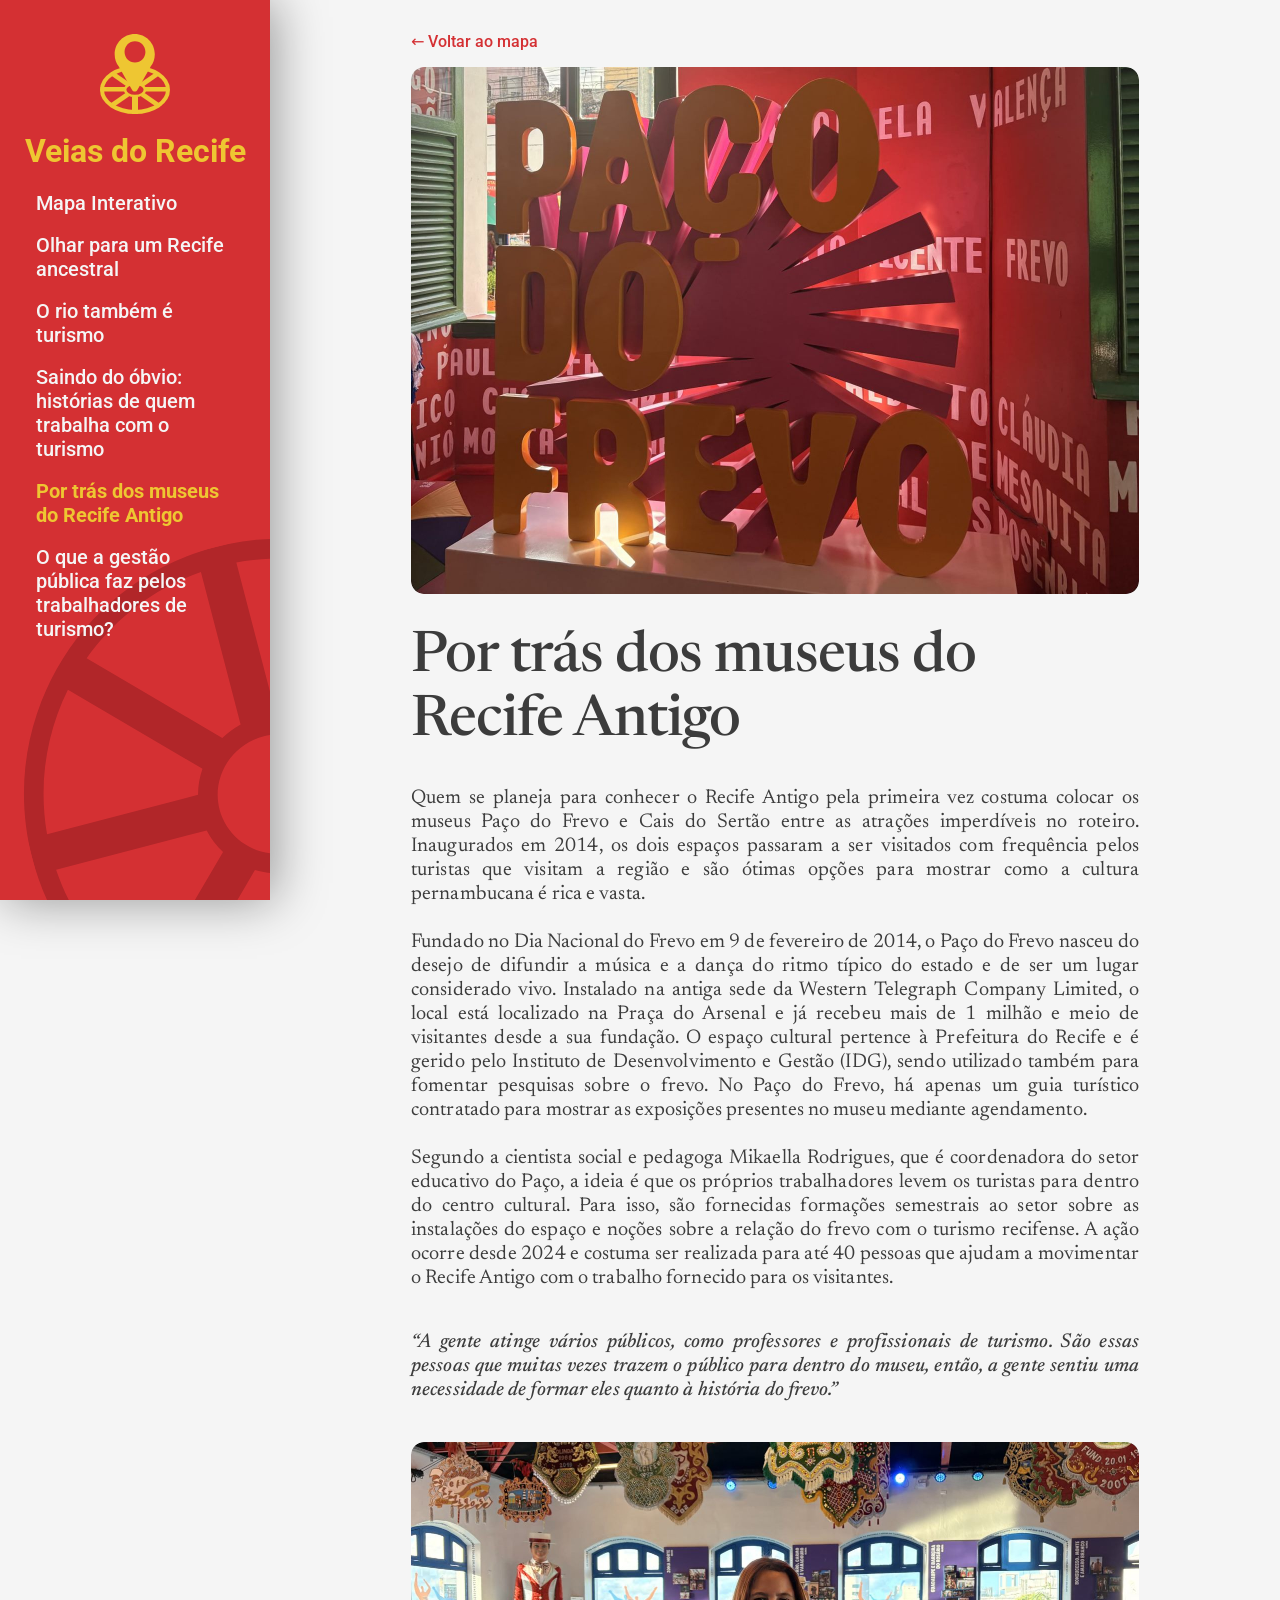
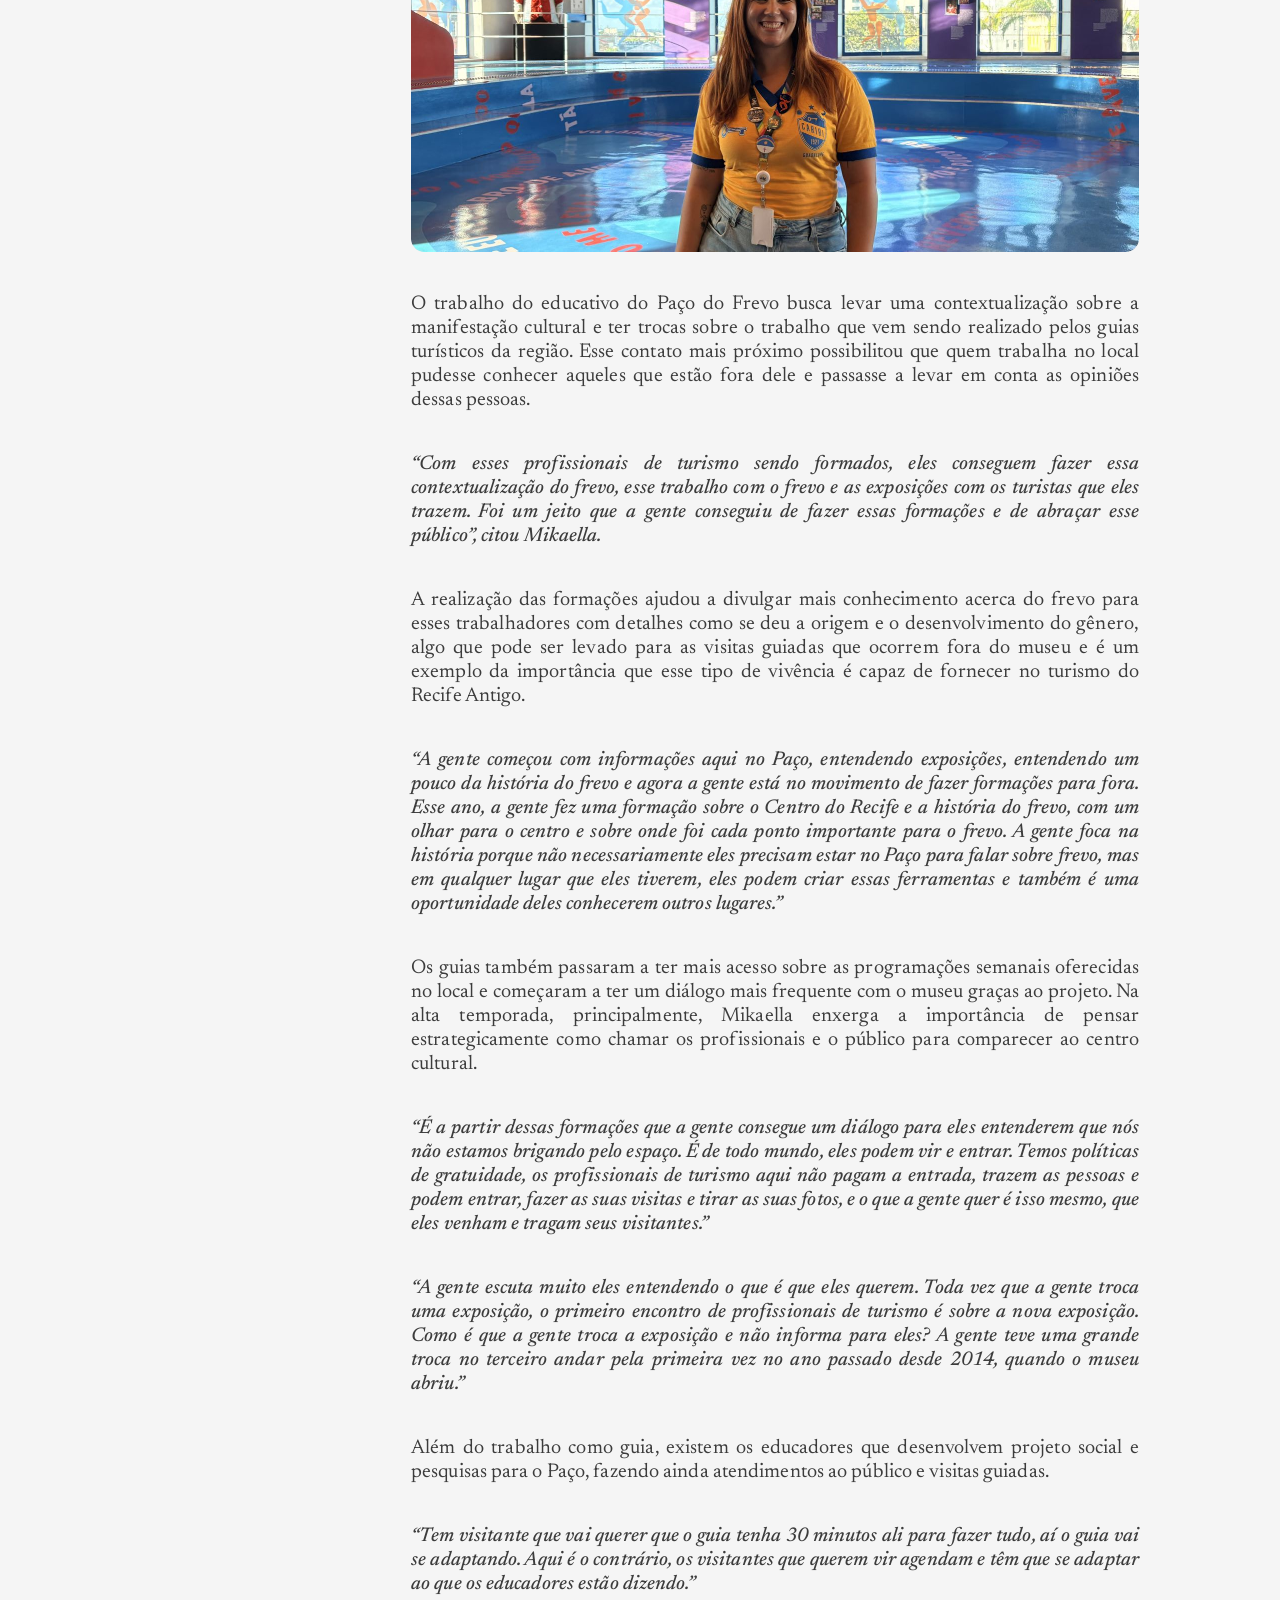
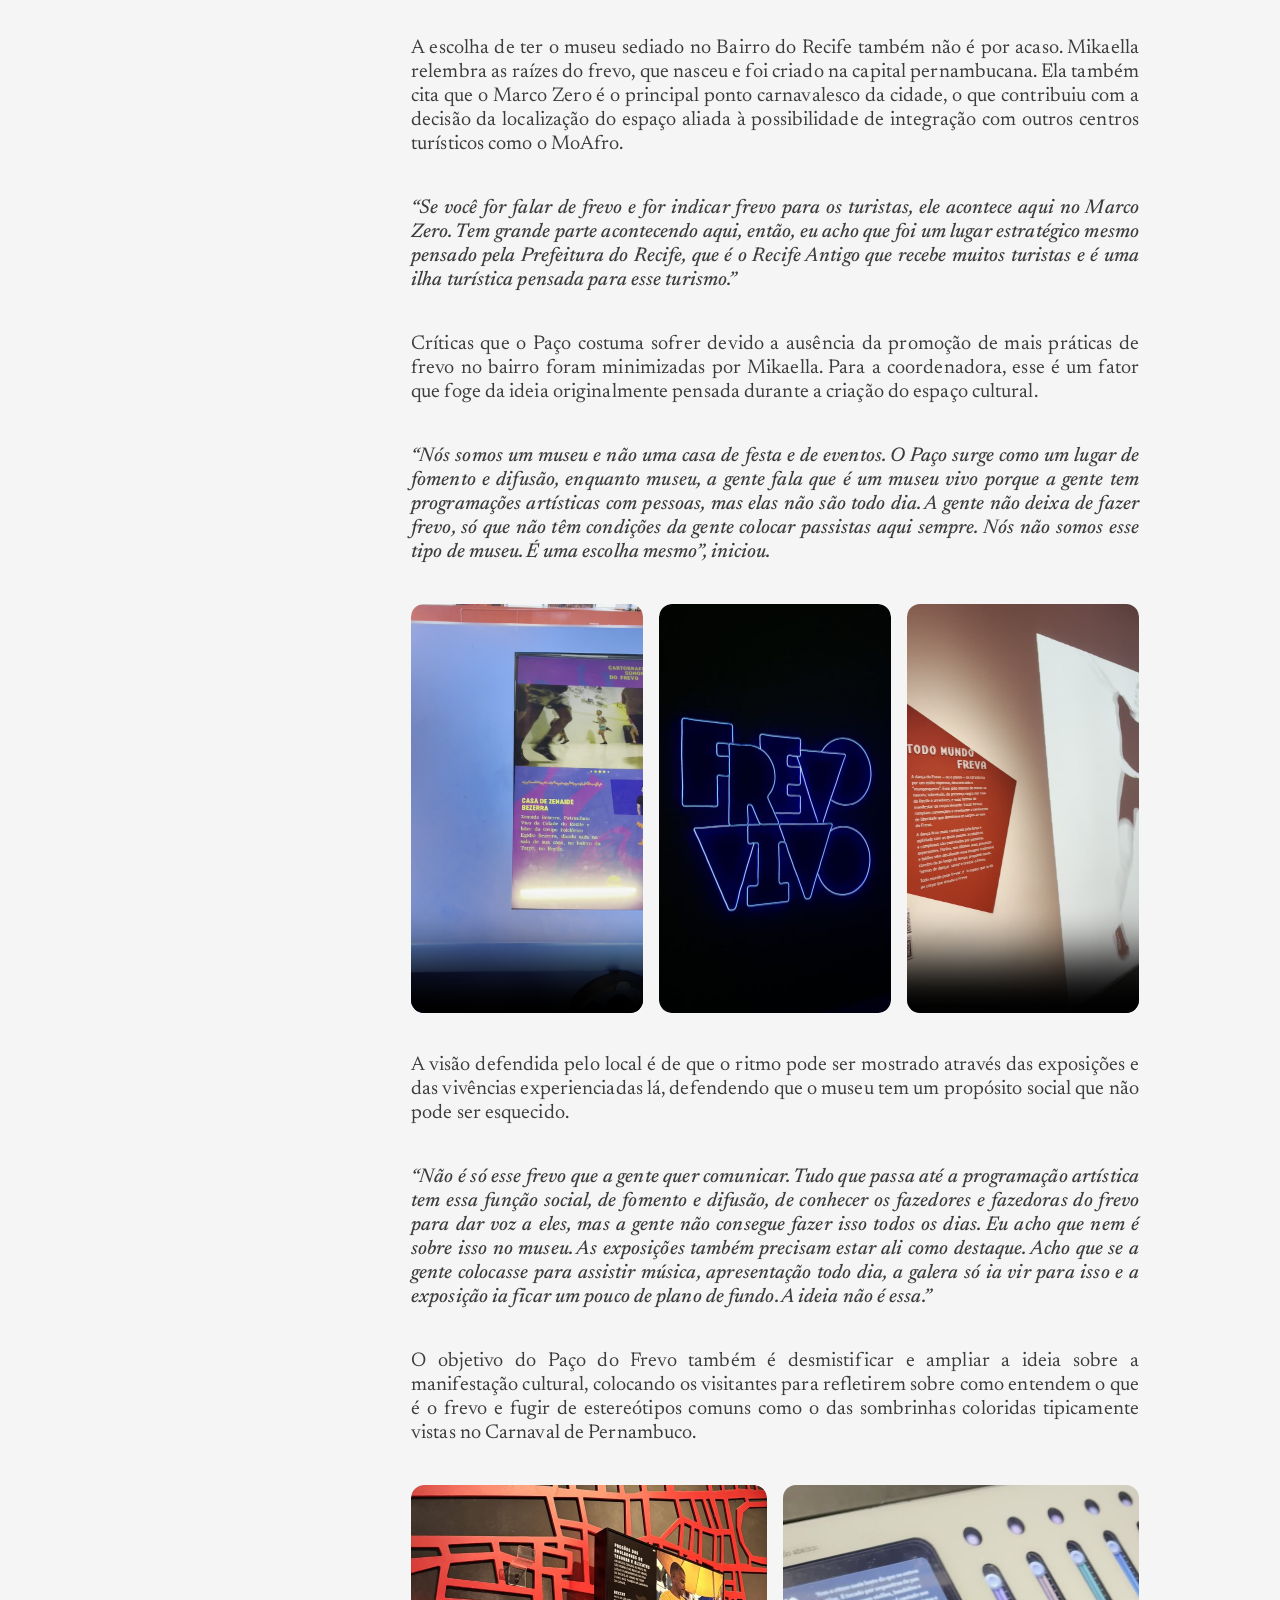
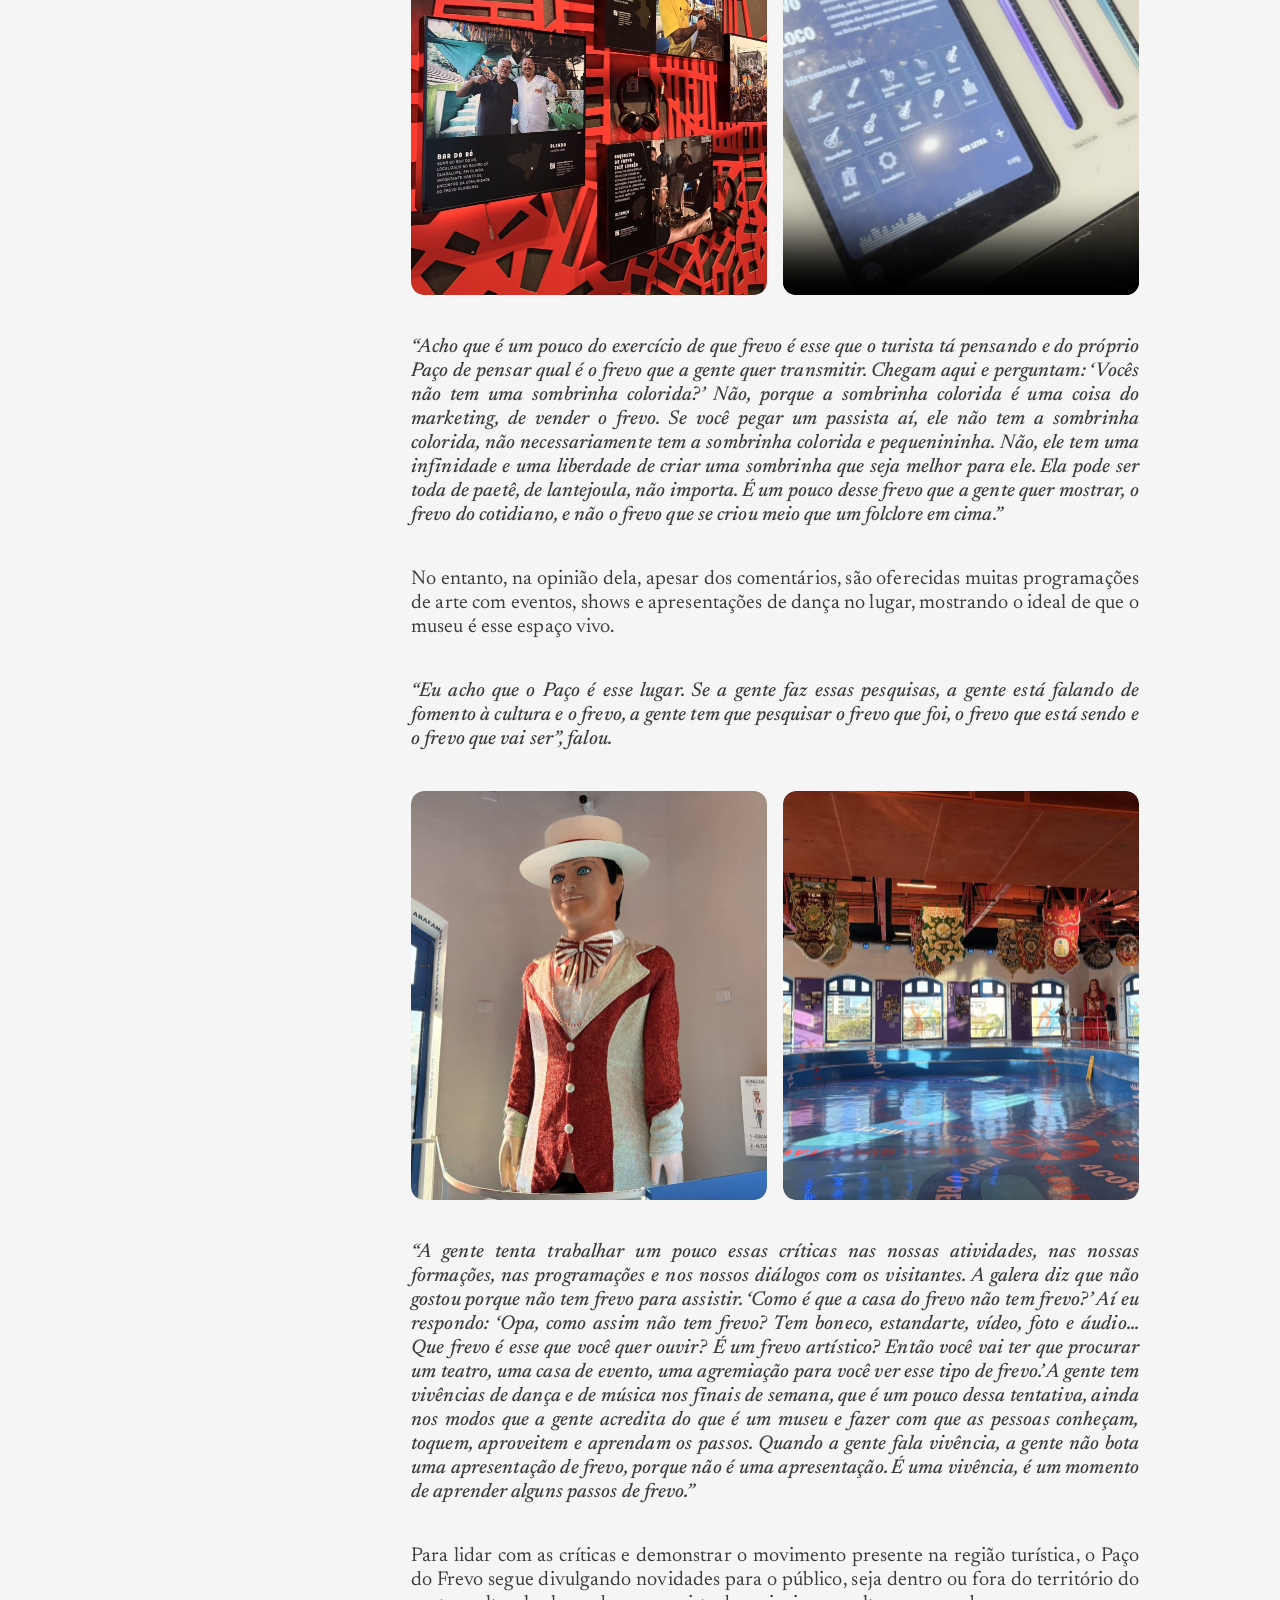
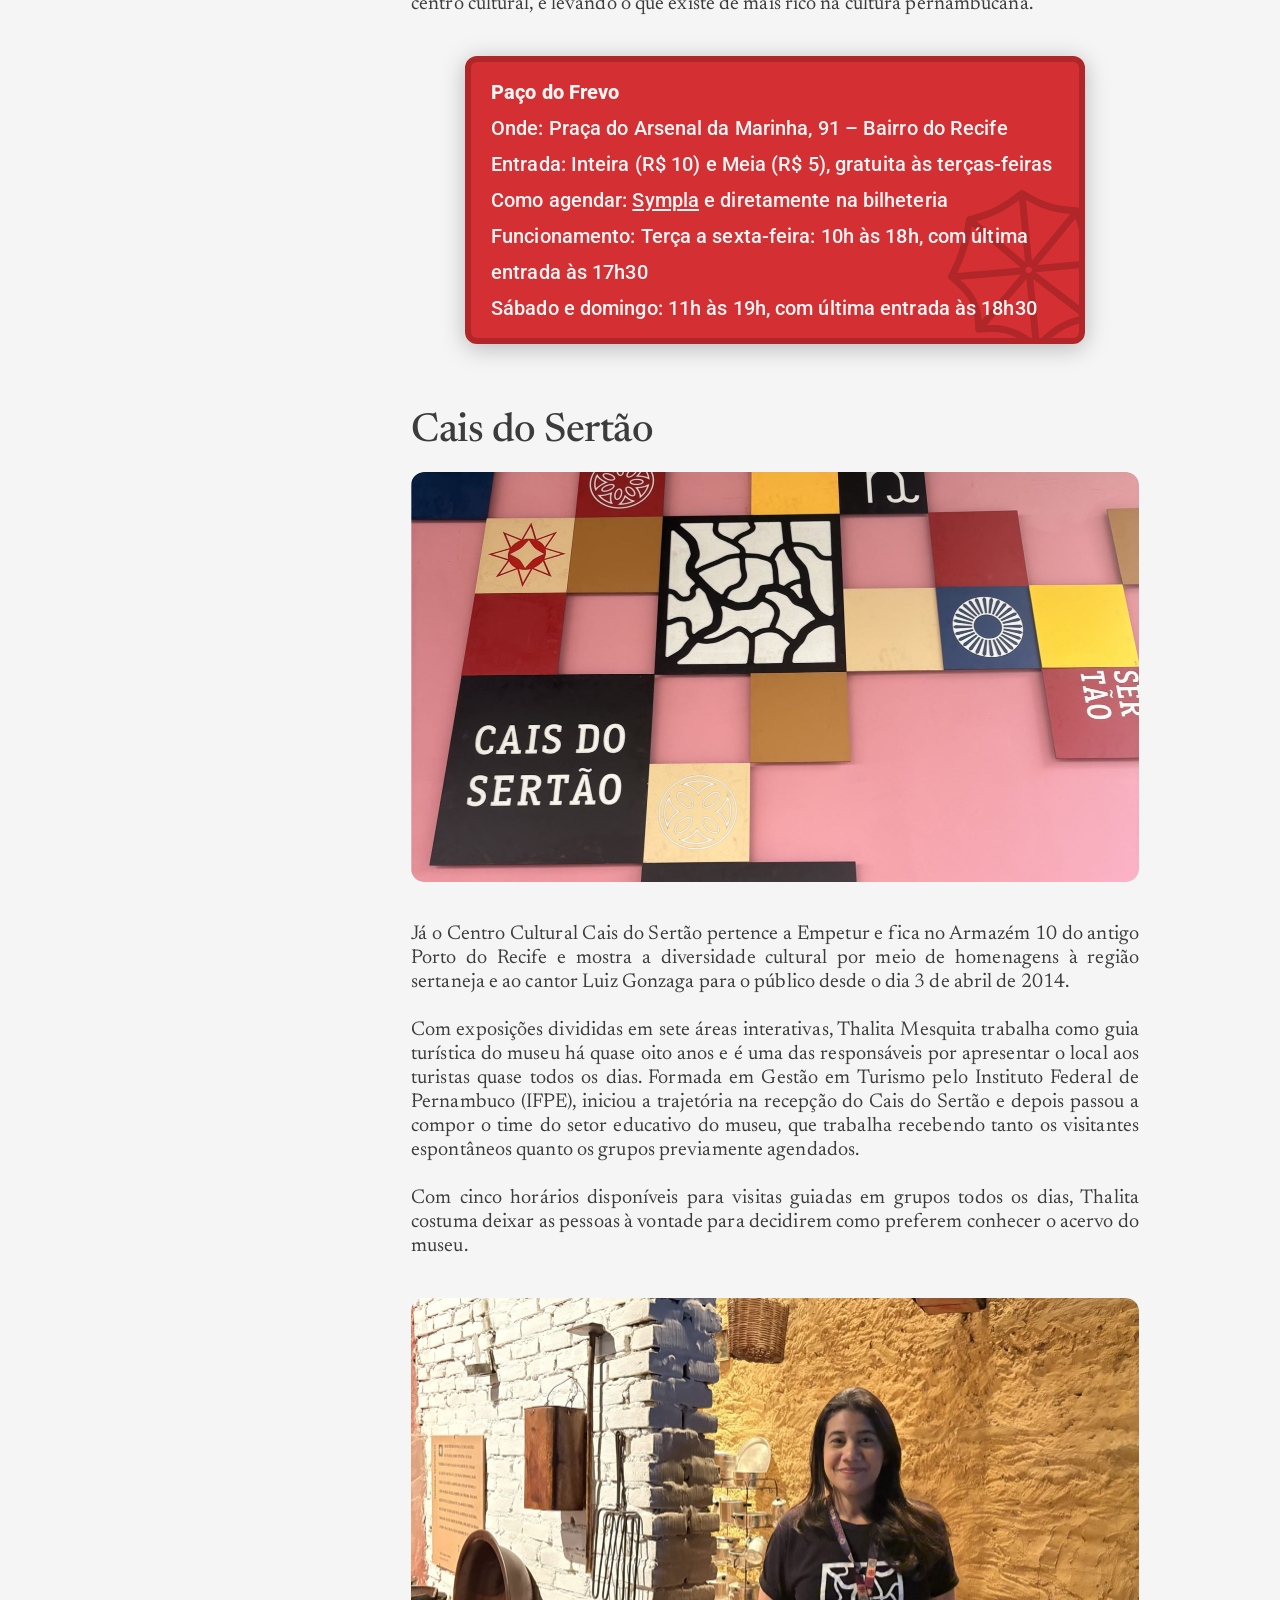
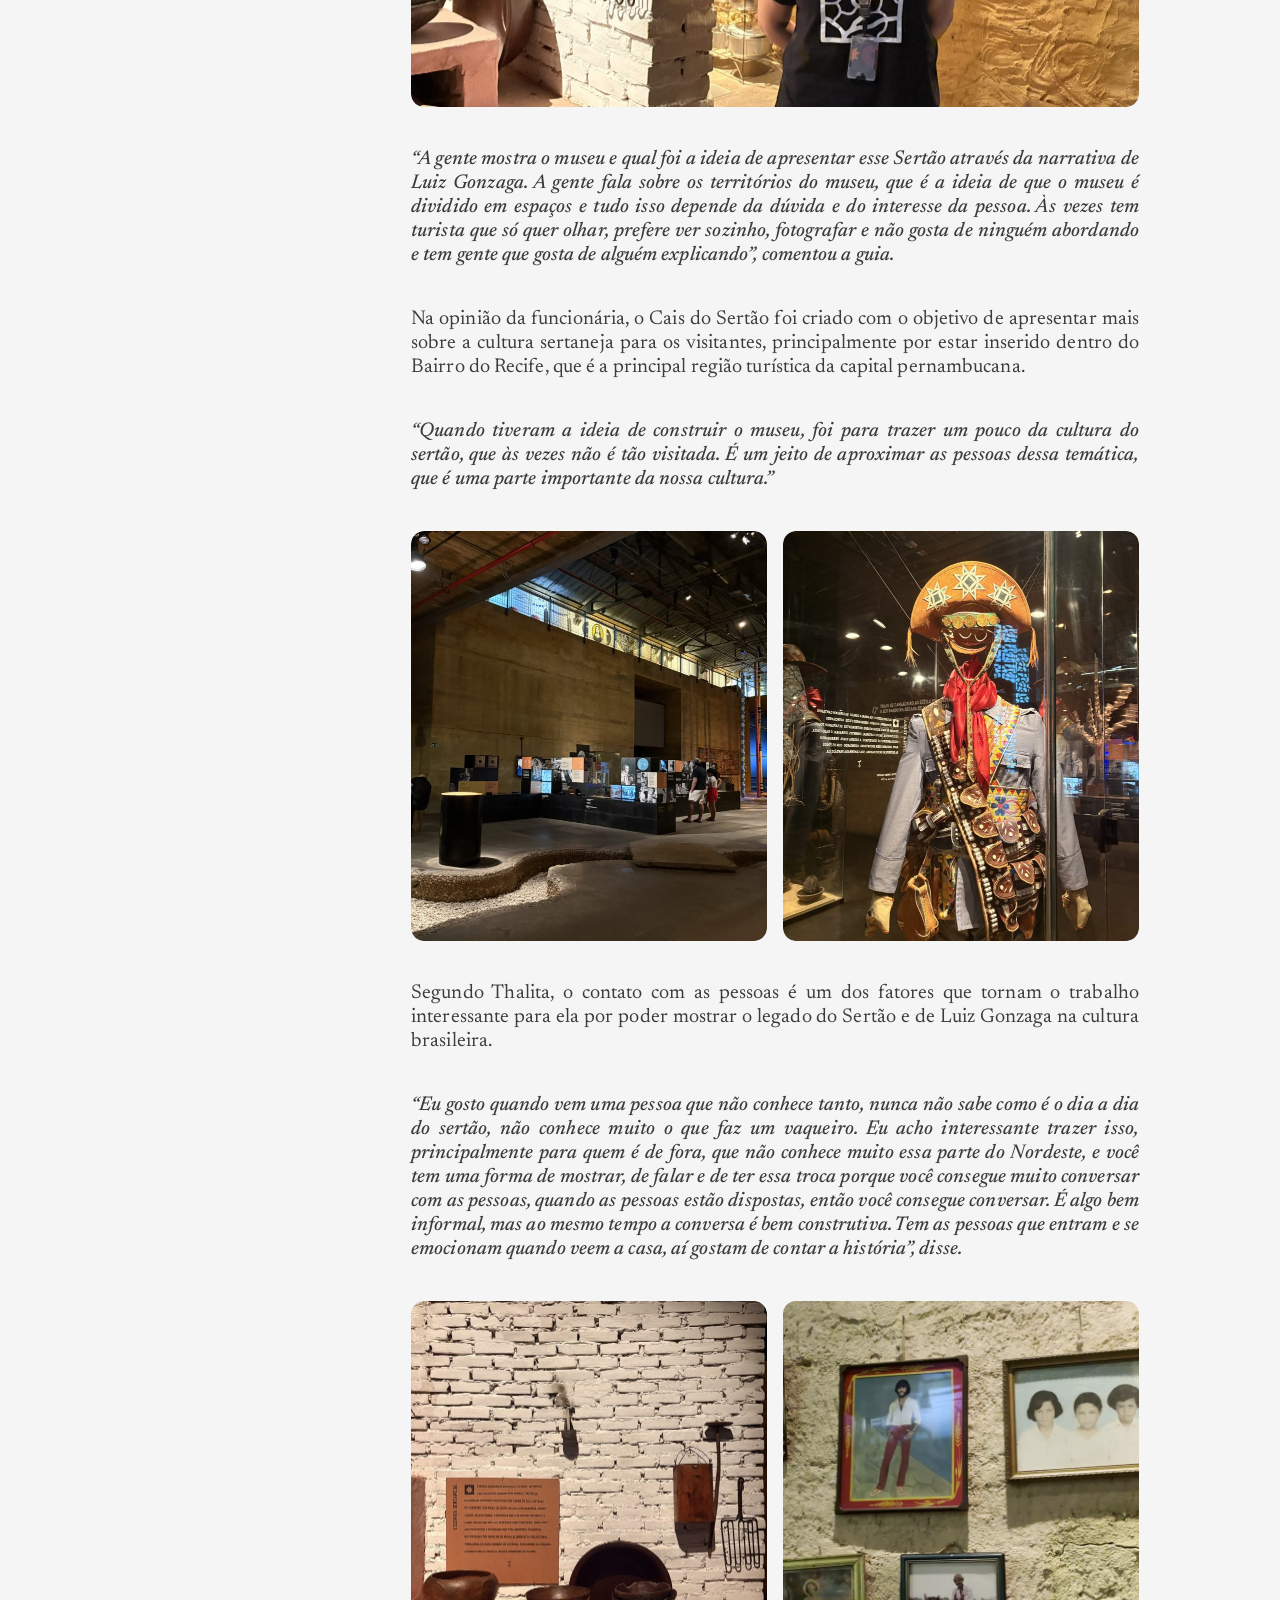
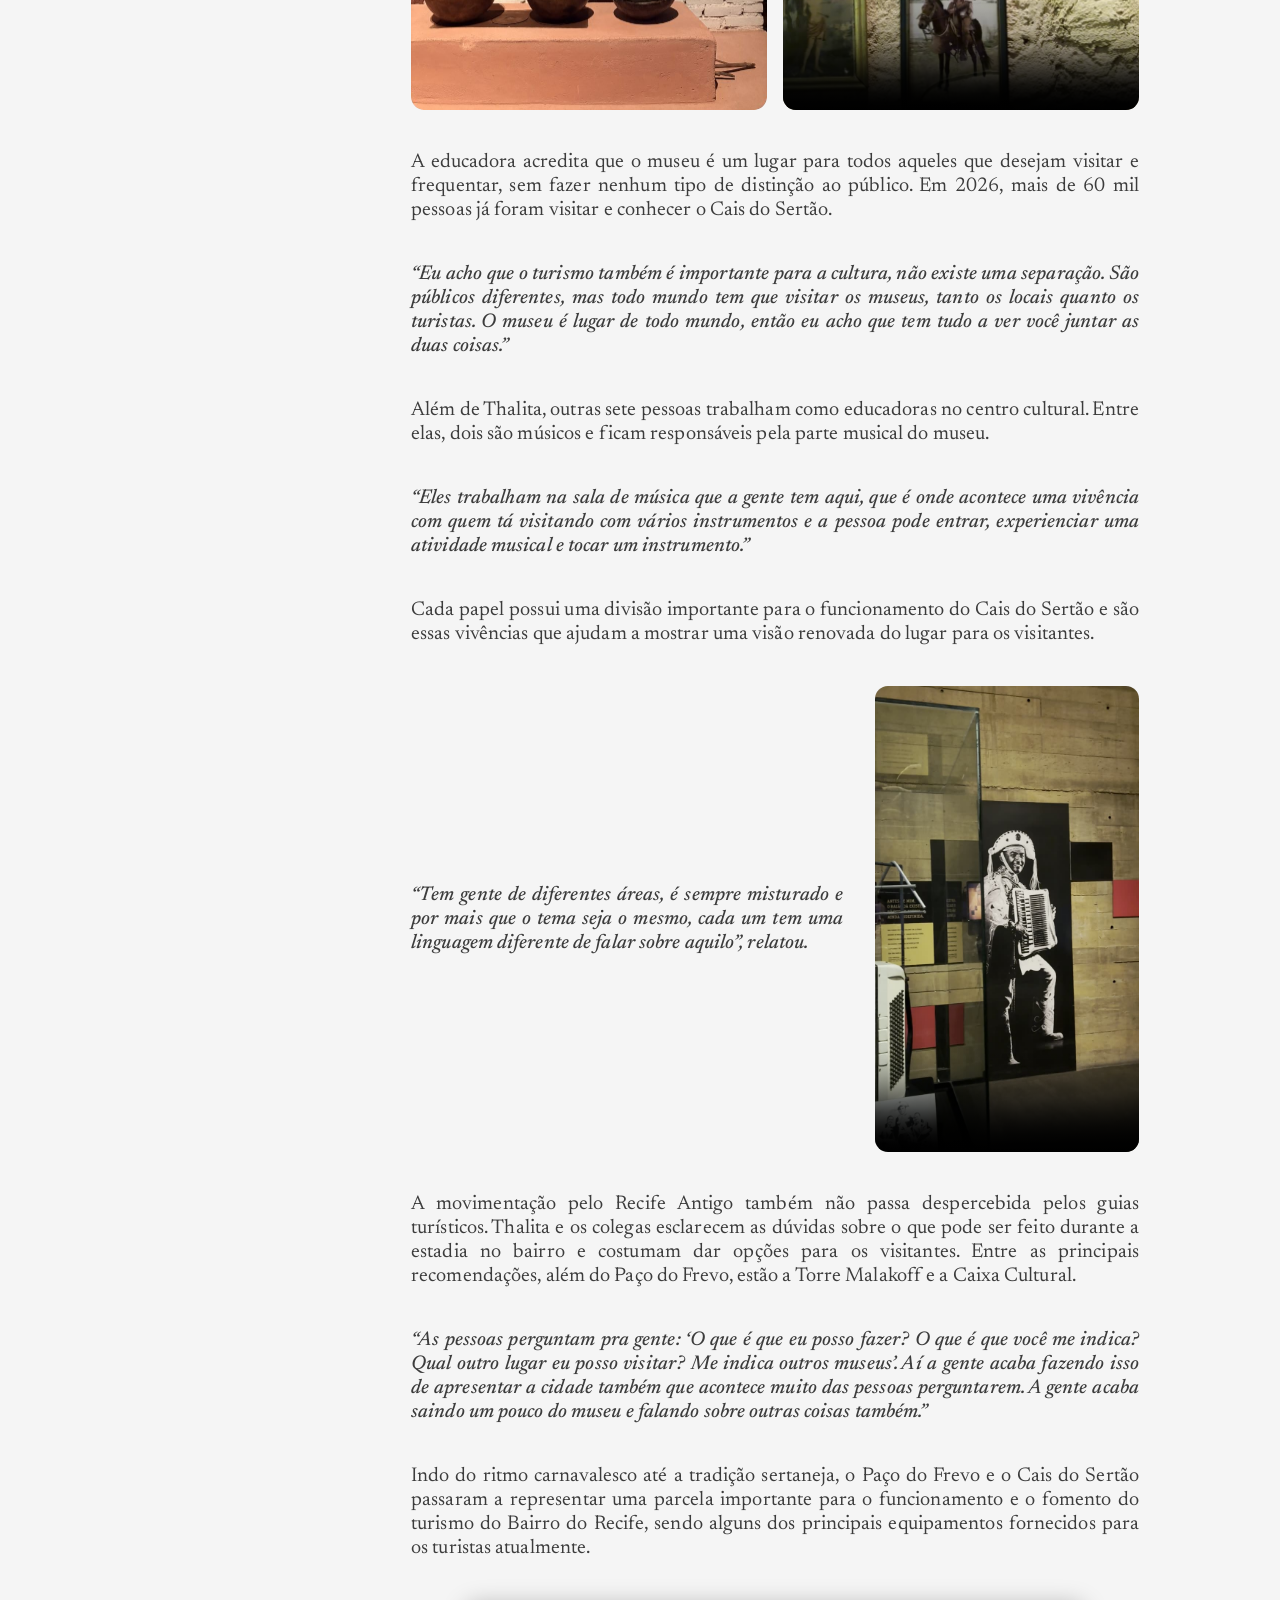
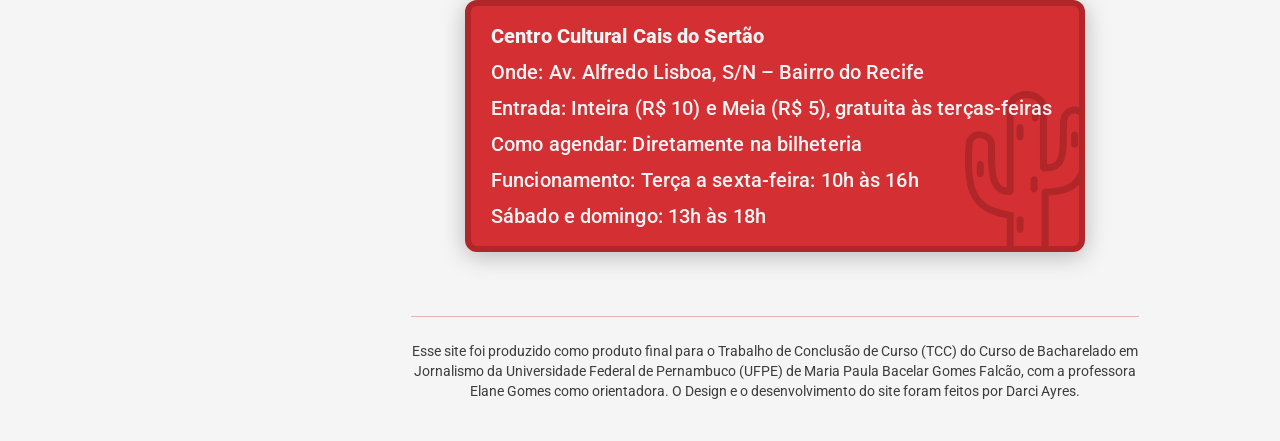
<file: materia-5.html>
<!doctype html>
<html lang="pt-BR">
<head>
<meta charset="utf-8">
<meta name="viewport" content="width=device-width, initial-scale=1">
<title>Por trás dos museus do Recife Antigo — Veias do Recife</title>
<meta name="description" content="Os bastidores do Paço do Frevo e do Cais do Sertão contados por quem recebe os visitantes nos museus do Recife Antigo.">
<meta property="og:type" content="article">
<meta property="og:site_name" content="Veias do Recife">
<meta property="og:locale" content="pt_BR">
<meta property="og:title" content="Por trás dos museus do Recife Antigo">
<meta property="og:description" content="Os bastidores do Paço do Frevo e do Cais do Sertão contados por quem recebe os visitantes nos museus do Recife Antigo.">
<meta property="og:url" content="https://tccmapa.vercel.app/materia-5.html">
<meta property="og:image" content="https://tccmapa.vercel.app/assets/og/materia-5.jpg">
<meta property="og:image:width" content="1200">
<meta property="og:image:height" content="630">
<meta name="twitter:card" content="summary_large_image">
<link rel="icon" href="favicon.svg" type="image/svg+xml">
<link rel="icon" href="favicon-32.png" type="image/png" sizes="32x32">
<link rel="apple-touch-icon" href="apple-touch-icon.png">
<meta name="theme-color" content="#d43033">
<link rel="stylesheet" href="css/styles.css">
</head>
<body>
<!-- Ícones (cores ligadas às variáveis do site/Figma) -->
<svg width="0" height="0" style="position:absolute" aria-hidden="true" focusable="false">
<symbol id="ic-cacto" viewBox="0 0 125 166"><g fill="none"><path d="M45.1557 124.354H48.6557V121.412L45.7582 120.906L45.1557 124.354ZM4.1157 53.2538L7.60795 53.4866V53.4866L4.1157 53.2538ZM98.4356 33.0073L101.936 33.0076L98.4356 33.0073ZM51.5556 45.874C51.5556 47.807 53.1227 49.374 55.0556 49.374C56.9886 49.374 58.5556 47.807 58.5556 45.874H55.0556H51.5556ZM58.5556 36.514C58.5556 34.581 56.9886 33.014 55.0556 33.014C53.1227 33.014 51.5556 34.581 51.5556 36.514H55.0556H58.5556ZM106.096 53.2538C106.096 55.1868 107.663 56.7538 109.596 56.7538C111.529 56.7538 113.096 55.1868 113.096 53.2538H109.596H106.096ZM113.096 43.8938C113.096 41.9608 111.529 40.3938 109.596 40.3938C107.663 40.3938 106.096 41.9608 106.096 43.8938H109.596H113.096ZM11.7756 82.774C11.7756 84.707 13.3426 86.274 15.2756 86.274C17.2086 86.274 18.7756 84.707 18.7756 82.774H15.2756H11.7756ZM18.7756 73.414C18.7756 71.481 17.2086 69.914 15.2756 69.914C13.3426 69.914 11.7756 71.481 11.7756 73.414H15.2756H18.7756ZM65.5956 98.074C65.5956 100.007 67.1627 101.574 69.0956 101.574C71.0286 101.574 72.5956 100.007 72.5956 98.074H69.0956H65.5956ZM72.5956 88.714C72.5956 86.781 71.0286 85.214 69.0956 85.214C67.1627 85.214 65.5956 86.781 65.5956 88.714H69.0956H72.5956ZM51.5556 138.214C51.5556 140.147 53.1227 141.714 55.0556 141.714C56.9886 141.714 58.5556 140.147 58.5556 138.214H55.0556H51.5556ZM58.5556 128.854C58.5556 126.921 56.9886 125.354 55.0556 125.354C53.1227 125.354 51.5556 126.921 51.5556 128.854H55.0556H58.5556ZM66.6756 26.9739C66.6756 28.9069 68.2427 30.4739 70.1756 30.4739C72.1086 30.4739 73.6756 28.9069 73.6756 26.9739H70.1756H66.6756ZM73.6756 17.6139C73.6756 15.6809 72.1086 14.1139 70.1756 14.1139C68.2427 14.1139 66.6756 15.6809 66.6756 17.6139H70.1756H73.6756ZM80.8009 101.119L80.7184 97.62L80.8009 101.119ZM79.1891 77.0098L79.2304 80.5095L79.1891 77.0098ZM44.7868 100.412L44.8287 96.9119L44.7868 100.412ZM45.1557 161.074H48.6557V124.354H45.1557H41.6557V161.074H45.1557ZM45.1557 124.354L45.7582 120.906C29.218 118.016 19.3976 113.504 13.7209 104.306C7.85807 94.8056 5.87275 79.5152 7.60795 53.4866L4.1157 53.2538L0.623456 53.021C-1.11505 79.0992 0.632041 96.4254 7.76389 107.982C15.0818 119.84 27.5183 124.825 44.5533 127.802L45.1557 124.354ZM4.1157 53.2538L7.60795 53.4866C7.7799 50.9074 8.80815 49.453 10.0232 48.5942C11.3451 47.66 13.2412 47.195 15.358 47.3607C17.4723 47.5262 19.4845 48.3008 20.8931 49.4294C22.2606 50.525 22.9357 51.8252 22.9357 53.2538H26.4357H29.9357C29.9357 49.2824 27.9393 46.1052 25.2699 43.9665C22.6416 41.8607 19.2516 40.6441 15.9043 40.382C12.5596 40.1202 8.93504 40.7915 5.98306 42.8778C2.92423 45.0397 0.925497 48.4903 0.623456 53.021L4.1157 53.2538ZM44.7868 100.412L44.8287 96.9119C40.774 96.8634 38.1692 95.9154 36.3679 94.4701C34.5429 93.0059 33.1215 90.6943 32.0935 87.116C29.9697 79.7235 29.9357 68.6004 29.9357 53.2538H26.4357H22.9357C22.9357 68.1261 22.9016 80.4721 25.3656 89.0488C26.6315 93.4551 28.651 97.2532 31.9873 99.93C35.3472 102.626 39.624 103.85 44.7449 103.911L44.7868 100.412ZM45.1557 100.054H48.6557V17.6139H45.1557H41.6557V100.054H45.1557ZM45.1557 17.6139H48.6557C48.6557 13.8326 50.2 11.2885 52.4499 9.61221C54.8133 7.8514 58.16 6.91888 61.7206 7.0055C65.2774 7.09202 68.6931 8.18905 71.1325 10.0461C73.49 11.8407 74.9557 14.3325 74.9557 17.6139H78.4557H81.9557C81.9557 11.8954 79.2588 7.43477 75.3725 4.47632C71.5682 1.58027 66.659 0.123562 61.8908 0.00757051C57.1264 -0.108328 52.1481 1.10786 48.2677 3.99887C44.2739 6.97441 41.6557 11.5852 41.6557 17.6139H45.1557ZM78.4557 17.6139H74.9557V76.294H78.4557H81.9557V17.6139H78.4557ZM79.1891 77.0098L79.2304 80.5095C84.1791 80.4511 88.424 79.8205 91.8539 77.9987C95.4511 76.088 97.7676 73.0799 99.2228 69.1102C100.626 65.2827 101.269 60.4586 101.594 54.6501C101.92 48.8026 101.935 41.6336 101.936 33.0076L98.4356 33.0073L94.9356 33.007C94.9348 41.6893 94.918 48.6467 94.6045 54.2598C94.2889 59.912 93.6835 63.8829 92.6505 66.7009C91.6696 69.3767 90.3627 70.8646 88.5703 71.8166C86.6106 72.8575 83.6998 73.4562 79.1477 73.51L79.1891 77.0098ZM98.4356 33.0073L101.936 33.0076C101.936 32.5606 101.936 32.1094 101.936 31.654H98.4356H94.9356C94.9356 32.1094 94.9356 32.5603 94.9356 33.007L98.4356 33.0073ZM98.4356 33.0073L101.936 33.0076C101.936 28.9026 103.13 26.2763 104.538 24.7331C105.946 23.1891 107.776 22.4875 109.602 22.5313C113.065 22.6144 117.436 25.5873 117.436 33.0073H120.936H124.436C124.436 22.334 117.557 15.7202 109.77 15.5333C105.972 15.4422 102.177 16.9347 99.3663 20.0153C96.5552 23.0967 94.9361 27.5254 94.9356 33.007L98.4356 33.0073ZM80.8009 101.119L80.8834 104.618C91.1546 104.376 99.253 102.902 105.542 99.826C111.958 96.6877 116.281 91.9834 119.105 85.7685C121.87 79.6852 123.162 72.2382 123.799 63.5874C124.438 54.9184 124.436 44.7067 124.436 33.0073H120.936H117.436C117.436 44.7907 117.434 54.716 116.818 63.0732C116.201 71.4485 114.985 77.9167 112.732 82.8723C110.54 87.6965 107.338 91.1549 102.466 93.5379C97.4667 95.9832 90.5146 97.3891 80.7184 97.62L80.8009 101.119ZM80.0756 101.841H76.5756V161.074H80.0756H83.5756V101.841H80.0756ZM79.3556 161.794V158.294H45.8757V161.794V165.294H79.3556V161.794ZM55.0556 45.874H58.5556V36.514H55.0556H51.5556V45.874H55.0556ZM109.596 53.2538H113.096V43.8938H109.596H106.096V53.2538H109.596ZM15.2756 82.774H18.7756V73.414H15.2756H11.7756V82.774H15.2756ZM69.0956 98.074H72.5956V88.714H69.0956H65.5956V98.074H69.0956ZM55.0556 138.214H58.5556V128.854H55.0556H51.5556V138.214H55.0556ZM70.1756 26.9739H73.6756V17.6139H70.1756H66.6756V26.9739H70.1756ZM80.8009 101.119L80.7184 97.62C78.5506 97.6712 76.5756 99.4251 76.5756 101.841H80.0756H83.5756C83.5756 103.472 82.266 104.586 80.8834 104.618L80.8009 101.119ZM80.0756 161.074H76.5756C76.5756 159.538 77.8203 158.294 79.3556 158.294V161.794V165.294C81.6863 165.294 83.5756 163.404 83.5756 161.074H80.0756ZM78.4557 76.294H74.9557C74.9557 78.6981 76.9416 80.5366 79.2304 80.5095L79.1891 77.0098L79.1477 73.51C80.6414 73.4924 81.9557 74.6852 81.9557 76.294H78.4557ZM44.7868 100.412L44.7449 103.911C46.808 103.936 48.6557 102.286 48.6557 100.054H45.1557H41.6557C41.6557 98.2194 43.1632 96.892 44.8287 96.9119L44.7868 100.412ZM45.1557 161.074H41.6557C41.6557 163.404 43.5451 165.294 45.8757 165.294V161.794V158.294C47.4111 158.294 48.6557 159.538 48.6557 161.074H45.1557Z" style="fill: var(--azulescuro)"/></g></symbol>
<symbol id="ic-grafismo" viewBox="0 0 510 510"><g fill="none"><g><path d="M255 0C389.21 0 499.206 103.683 509.253 235.319H510V271.999H509.441C500.693 404.906 390.121 510 255 510C114.167 510 0 395.833 0 255C0 114.167 114.167 0 255 0ZM298.158 322.16C290.273 327.025 281.471 330.592 272.064 332.565V489.768C324.264 486.028 371.75 465.272 409.008 433.01L298.158 322.16ZM101.602 433.534C138.157 464.972 184.472 485.372 235.385 489.572V331.99C227.211 330.002 219.529 326.799 212.547 322.589L101.602 433.534ZM20.2284 272.064C23.9189 323.578 44.1832 370.504 75.7223 407.536L186.243 297.016C181.412 289.458 177.849 281.046 175.837 272.064H20.2284ZM334.178 271.999C332.231 280.729 328.813 288.92 324.194 296.315L434.799 406.92C466.052 369.968 486.118 323.253 489.775 271.999H334.178ZM255 195.28C220.676 195.281 193.569 222.413 193.568 255C193.569 287.587 220.676 314.715 255 314.716C289.324 314.715 316.427 287.587 316.428 255C316.427 222.413 289.324 195.281 255 195.28ZM76.9865 100.989C45.2509 137.638 24.6473 184.189 20.4238 235.385H176.45C178.705 226.707 182.425 218.603 187.331 211.333L76.9865 100.989ZM323.121 212.015C327.79 219.09 331.344 226.936 333.53 235.319H489.569C485.356 184.433 464.959 138.141 433.534 101.602L323.121 212.015ZM272.064 177.435C280.796 179.267 289.006 182.471 296.445 186.814L407.536 75.7223C370.504 44.1832 323.578 23.9189 272.064 20.2284V177.435ZM235.385 20.4238C185.156 24.5676 139.395 44.4752 103.073 75.1974L214.271 186.396C220.786 182.682 227.879 179.836 235.385 178.01V20.4238Z" fill-rule="evenodd" clip-rule="evenodd" style="fill: var(--azulescuro)"/></g></g></symbol>
<symbol id="ic-logo" viewBox="20 20 140 160"><g fill="none"><ellipse cx="90" cy="131.678" rx="66" ry="44.322" style="stroke: var(--amarelo)" stroke-width="8"/><ellipse cx="90" cy="131.678" rx="19.748" ry="12.534" style="stroke: var(--amarelo)" stroke-width="5"/><rect width="34" height="12" transform="matrix(4.41773e-08 -1 -1 -4.32504e-08 96 180)" style="fill: var(--amarelo)"/><rect width="49" height="9" transform="matrix(1 6.20582e-08 1.23154e-07 -1 21 135)" style="fill: var(--amarelo)"/><rect width="41.2096" height="10" transform="matrix(0.822958 -0.568102 -0.822958 -0.568102 45.3398 167.271)" style="fill: var(--amarelo)"/><rect width="41.9146" height="10" transform="matrix(-0.822958 -0.568102 0.822958 -0.568102 135.553 167.672)" style="fill: var(--amarelo)"/><rect width="34.3624" height="10.8527" transform="matrix(6.33208e-08 -1 -1 -3.01747e-08 94.8837 117.718)" style="fill: var(--amarelo)"/><rect width="48" height="9" transform="matrix(1 6.10199e-08 1.2525e-07 -1 110 135)" style="fill: var(--amarelo)"/><rect width="40.6662" height="10" transform="matrix(0.822958 -0.568102 -0.822958 -0.568102 107.648 124.259)" style="fill: var(--amarelo)"/><rect width="41.511" height="10" transform="matrix(-0.822958 -0.568102 0.822958 -0.568102 72.6649 124.259)" style="fill: var(--amarelo)"/><path d="M89.457 20C111.634 20 129.612 38.1373 129.612 60.5107C129.612 69.8048 126.507 78.3656 121.29 85.2012C121.173 85.5192 121.03 85.8355 120.854 86.1445L94.6914 131.86C92.3723 135.912 86.5427 135.912 84.2236 131.86L58.0615 86.1445C57.8848 85.8356 57.7412 85.52 57.624 85.2021C52.4069 78.3665 49.3027 69.805 49.3027 60.5107C49.3027 38.1374 67.2802 20.0002 89.457 20ZM89.9785 34.7314C78.4583 34.7317 69.1193 44.1531 69.1191 55.7754C69.1191 67.3978 78.4582 76.8201 89.9785 76.8203C101.499 76.8203 110.839 67.398 110.839 55.7754C110.839 44.153 101.499 34.7314 89.9785 34.7314Z" style="fill: var(--amarelo)"/></g></symbol>
<symbol id="ic-menu" viewBox="0 0 32 32"><g fill="none"><g><path d="M5.33333 24H26.6667C27.4 24 28 23.4 28 22.6667C28 21.9333 27.4 21.3333 26.6667 21.3333H5.33333C4.6 21.3333 4 21.9333 4 22.6667C4 23.4 4.6 24 5.33333 24ZM5.33333 17.3333H26.6667C27.4 17.3333 28 16.7333 28 16C28 15.2667 27.4 14.6667 26.6667 14.6667H5.33333C4.6 14.6667 4 15.2667 4 16C4 16.7333 4.6 17.3333 5.33333 17.3333ZM4 9.33333C4 10.0667 4.6 10.6667 5.33333 10.6667H26.6667C27.4 10.6667 28 10.0667 28 9.33333C28 8.6 27.4 8 26.6667 8H5.33333C4.6 8 4 8.6 4 9.33333Z" style="fill: var(--amarelo)"/></g></g></symbol>
<symbol id="ic-sombrinha" viewBox="0 0 162 161"><g fill="none"><path d="M71.7202 0.765137C72.8738 -0.155482 74.4818 -0.254587 75.7388 0.519043C85.7256 6.66585 93.5366 10.5502 101.59 13.0669C109.641 15.5827 118.109 16.7871 129.473 17.3794L129.764 17.4067C131.205 17.6029 132.388 18.6773 132.708 20.1167C135.395 32.221 138.273 40.7766 142.448 48.1919C146.616 55.5954 152.191 62.0619 160.547 69.8354C161.782 70.9839 162.022 72.8503 161.119 74.2739C154.746 84.3185 150.814 92.154 148.339 100.165C145.864 108.175 144.787 116.547 144.342 127.745C144.278 129.371 143.101 130.738 141.502 131.043C130.705 133.107 122.729 135.579 115.214 139.81C107.674 144.056 100.392 150.189 91.1548 159.862C89.8717 161.205 87.7625 161.312 86.3501 160.105C75.9013 151.176 67.7884 146.449 59.6011 144.111C51.3846 141.765 42.7598 141.727 31.0288 142.767C30.0551 142.853 29.0883 142.528 28.3647 141.871C27.6417 141.213 27.2256 140.284 27.2183 139.307C27.1275 127.001 25.3378 118.586 21.4097 111.358C17.4447 104.062 11.1227 97.6329 1.28662 89.604C0.0176156 88.5681 -0.362829 86.7905 0.370605 85.3257C10.8525 64.3944 14.6644 52.1885 18.0308 29.0249C18.2341 27.6254 19.26 26.4854 20.6304 26.1362C31.8766 23.2714 40.1705 20.4674 47.8501 16.6519C55.529 12.8365 62.7288 7.94248 71.7202 0.765137ZM91.3745 149.67C98.5768 142.63 104.993 137.532 111.78 133.71C118.245 130.07 124.926 127.657 132.744 125.764L85.4155 89.1685L91.3745 149.67ZM38.8022 135.221C47.0853 134.869 54.3574 135.334 61.5229 137.379C69.0531 139.529 76.2585 143.364 84.3218 149.471L78.3667 89.022L38.8022 135.221ZM12.1548 89.6646C18.8912 95.6972 23.987 101.44 27.5601 108.015C31.0875 114.506 33.0281 121.614 33.8091 130.29L73.0552 84.4624L12.1548 89.6646ZM87.7729 82.1431L137.716 120.762C138.326 112.315 139.477 105.137 141.651 98.0991C143.834 91.0344 147.011 84.2293 151.552 76.4976L87.7729 82.1431ZM81.689 76.9136C80.031 76.3935 78.2647 77.3161 77.7446 78.9741C77.2248 80.632 78.1473 82.3984 79.8052 82.9185C81.463 83.4384 83.2293 82.5155 83.7495 80.8579C84.2696 79.2 83.3467 77.4338 81.689 76.9136ZM23.9985 36.2456C21.0231 54.366 17.2901 66.288 9.36182 82.8784L72.5581 77.479L23.9985 36.2456ZM89.4087 74.9712L150.244 69.5854C144.42 63.651 139.943 58.0104 136.348 51.6265C132.6 44.9698 129.884 37.6365 127.527 28.5376L89.4087 74.9712ZM71.0308 10.1733C63.9828 15.5111 57.6911 19.5787 50.9653 22.9204C44.3053 26.2295 37.306 28.7832 28.8462 31.1792L77.0024 72.0708L71.0308 10.1733ZM83.8979 70.6509L122.272 23.9067C113.736 23.184 106.529 21.9432 99.5024 19.7476C92.4565 17.5458 85.7037 14.4192 78.0513 10.0386L83.8979 70.6509Z" style="fill: var(--azulescuro)"/></g></symbol>
</svg>

<header class="topbar">
  <div class="brand">
    <div class="brand__avatar"><svg class="icone-svg" aria-hidden="true" focusable="false"><use href="#ic-logo"/></svg></div>
    <span class="brand__name">Veias do Recife</span>
  </div>
  <button class="topbar__menu-btn" data-menu-open aria-label="Abrir menu" aria-expanded="false">
    <svg class="icone-svg" aria-hidden="true" focusable="false"><use href="#ic-menu"/></svg>
  </button>
</header>

<div class="drawer-scrim" data-menu-scrim></div>
<nav class="drawer" aria-label="Menu de navegação">
  <div class="drawer__top">
    <div class="brand">
      <div class="brand__avatar" style="width:32px;height:32px;"><svg class="icone-svg" aria-hidden="true" focusable="false"><use href="#ic-logo"/></svg></div>
      <span class="brand__name" style="font-size:20px;">Veias do Recife</span>
    </div>
    <button class="drawer__close" data-menu-close aria-label="Fechar menu"><svg width="30" height="30" viewBox="0 0 30 30" fill="none" aria-hidden="true"><path d="M8 8L22 22M22 8L8 22" stroke="currentColor" stroke-width="3" stroke-linecap="round"/></svg></button>
  </div>
  <div class="nav">
    <a class="nav__item" href="index.html">Mapa Interativo</a>
    <a class="nav__item " href="materia-2.html">Olhar para um Recife ancestral</a>
    <a class="nav__item " href="materia-3.html">O rio também é turismo</a>
    <a class="nav__item " href="materia-4.html">Saindo do óbvio: histórias de quem trabalha com o turismo</a>
    <a class="nav__item is-active" href="materia-5.html">Por trás dos museus do Recife Antigo</a>
    <a class="nav__item " href="materia-6.html">O que a gestão pública faz pelos trabalhadores de turismo?</a>
  </div>
</nav>

<div class="app">
  <aside class="sidebar">
    <div class="brand">
      <div class="brand__avatar"><svg class="icone-svg" aria-hidden="true" focusable="false"><use href="#ic-logo"/></svg></div>
      <span class="brand__name">Veias do Recife</span>
    </div>
    <div class="nav">
      <a class="nav__item" href="index.html">Mapa Interativo</a>
      <a class="nav__item " href="materia-2.html">Olhar para um Recife ancestral</a>
      <a class="nav__item " href="materia-3.html">O rio também é turismo</a>
      <a class="nav__item " href="materia-4.html">Saindo do óbvio: histórias de quem trabalha com o turismo</a>
      <a class="nav__item is-active" href="materia-5.html">Por trás dos museus do Recife Antigo</a>
      <a class="nav__item " href="materia-6.html">O que a gestão pública faz pelos trabalhadores de turismo?</a>
    </div>
    <svg class="icone-svg sidebar__grafismo" aria-hidden="true" focusable="false"><use href="#ic-grafismo"/></svg>
  </aside>

  <div class="content">
    <div class="article-col">
      <a class="article-back" href="index.html">&larr; Voltar ao mapa</a>
      <div class="article-hero" style="aspect-ratio: 728 / 527;">
        <img src="assets/images/materia-5-capa.jpg" alt="Letreiro do Paço do Frevo em letras douradas diante de uma parede vermelha">
      </div>
      <h1 class="article-title">Por trás dos museus do Recife Antigo</h1>
      <div class="article-text">
        <p>Quem se planeja para conhecer o Recife Antigo pela primeira vez costuma colocar os museus Paço do Frevo e Cais do Sertão entre as atrações imperdíveis no roteiro. Inaugurados em 2014, os dois espaços passaram a ser visitados com frequência pelos turistas que visitam a região e são ótimas opções para mostrar como a cultura pernambucana é rica e vasta.</p>
        <p>Fundado no Dia Nacional do Frevo em 9 de fevereiro de 2014, o Paço do Frevo nasceu do desejo de difundir a música e a dança do ritmo típico do estado e de ser um lugar considerado vivo. Instalado na antiga sede da Western Telegraph Company Limited, o local está localizado na Praça do Arsenal e já recebeu mais de 1 milhão e meio de visitantes desde a sua fundação. O espaço cultural pertence à Prefeitura do Recife e é gerido pelo Instituto de Desenvolvimento e Gestão (IDG), sendo utilizado também para fomentar pesquisas sobre o frevo. No Paço do Frevo, há apenas um guia turístico contratado para mostrar as exposições presentes no museu mediante agendamento.</p>
        <p>Segundo a cientista social e pedagoga Mikaella Rodrigues, que é coordenadora do setor educativo do Paço, a ideia é que os próprios trabalhadores levem os turistas para dentro do centro cultural. Para isso, são fornecidas formações semestrais ao setor sobre as instalações do espaço e noções sobre a relação do frevo com o turismo recifense. A ação ocorre desde 2024 e costuma ser realizada para até 40 pessoas que ajudam a movimentar o Recife Antigo com o trabalho fornecido para os visitantes.</p>
        <p class="quote">“A gente atinge vários públicos, como professores e profissionais de turismo. São essas pessoas que muitas vezes trazem o público para dentro do museu, então, a gente sentiu uma necessidade de formar eles quanto à história do frevo.”</p>
        <img class="article-photo" src="assets/images/materia-5-mikaella.jpg" alt="Mikaella Rodrigues no salão do Paço do Frevo, com estandartes ao fundo" loading="lazy">
        <p>O trabalho do educativo do Paço do Frevo busca levar uma contextualização sobre a manifestação cultural e ter trocas sobre o trabalho que vem sendo realizado pelos guias turísticos da região. Esse contato mais próximo possibilitou que quem trabalha no local pudesse conhecer aqueles que estão fora dele e passasse a levar em conta as opiniões dessas pessoas.</p>
        <p class="quote">“Com esses profissionais de turismo sendo formados, eles conseguem fazer essa contextualização do frevo, esse trabalho com o frevo e as exposições com os turistas que eles trazem. Foi um jeito que a gente conseguiu de fazer essas formações e de abraçar esse público”, citou Mikaella.</p>
        <p>A realização das formações ajudou a divulgar mais conhecimento acerca do frevo para esses trabalhadores com detalhes como se deu a origem e o desenvolvimento do gênero, algo que pode ser levado para as visitas guiadas que ocorrem fora do museu e é um exemplo da importância que esse tipo de vivência é capaz de fornecer no turismo do Recife Antigo.</p>
        <p class="quote">“A gente começou com informações aqui no Paço, entendendo exposições, entendendo um pouco da história do frevo e agora a gente está no movimento de fazer formações para fora. Esse ano, a gente fez uma formação sobre o Centro do Recife e a história do frevo, com um olhar para o centro e sobre onde foi cada ponto importante para o frevo. A gente foca na história porque não necessariamente eles precisam estar no Paço para falar sobre frevo, mas em qualquer lugar que eles tiverem, eles podem criar essas ferramentas e também é uma oportunidade deles conhecerem outros lugares.”</p>
        <p>Os guias também passaram a ter mais acesso sobre as programações semanais oferecidas no local e começaram a ter um diálogo mais frequente com o museu graças ao projeto. Na alta temporada, principalmente, Mikaella enxerga a importância de pensar estrategicamente como chamar os profissionais e o público para comparecer ao centro cultural.</p>
        <p class="quote">“É a partir dessas formações que a gente consegue um diálogo para eles entenderem que nós não estamos brigando pelo espaço. É de todo mundo, eles podem vir e entrar. Temos políticas de gratuidade, os profissionais de turismo aqui não pagam a entrada, trazem as pessoas e podem entrar, fazer as suas visitas e tirar as suas fotos, e o que a gente quer é isso mesmo, que eles venham e tragam seus visitantes.”</p>
        <p class="quote">“A gente escuta muito eles entendendo o que é que eles querem. Toda vez que a gente troca uma exposição, o primeiro encontro de profissionais de turismo é sobre a nova exposição. Como é que a gente troca a exposição e não informa para eles? A gente teve uma grande troca no terceiro andar pela primeira vez no ano passado desde 2014, quando o museu abriu.”</p>
        <p>Além do trabalho como guia, existem os educadores que desenvolvem projeto social e pesquisas para o Paço, fazendo ainda atendimentos ao público e visitas guiadas.</p>
        <p class="quote">“Tem visitante que vai querer que o guia tenha 30 minutos ali para fazer tudo, aí o guia vai se adaptando. Aqui é o contrário, os visitantes que querem vir agendam e têm que se adaptar ao que os educadores estão dizendo.”</p>
        <p>A escolha de ter o museu sediado no Bairro do Recife também não é por acaso. Mikaella relembra as raízes do frevo, que nasceu e foi criado na capital pernambucana. Ela também cita que o Marco Zero é o principal ponto carnavalesco da cidade, o que contribuiu com a decisão da localização do espaço aliada à possibilidade de integração com outros centros turísticos como o MoAfro.</p>
        <p class="quote">“Se você for falar de frevo e for indicar frevo para os turistas, ele acontece aqui no Marco Zero. Tem grande parte acontecendo aqui, então, eu acho que foi um lugar estratégico mesmo pensado pela Prefeitura do Recife, que é o Recife Antigo que recebe muitos turistas e é uma ilha turística pensada para esse turismo.”</p>
        <p>Críticas que o Paço costuma sofrer devido a ausência da promoção de mais práticas de frevo no bairro foram minimizadas por Mikaella. Para a coordenadora, esse é um fator que foge da ideia originalmente pensada durante a criação do espaço cultural.</p>
        <p class="quote">“Nós somos um museu e não uma casa de festa e de eventos. O Paço surge como um lugar de fomento e difusão, enquanto museu, a gente fala que é um museu vivo porque a gente tem programações artísticas com pessoas, mas elas não são todo dia. A gente não deixa de fazer frevo, só que não têm condições da gente colocar passistas aqui sempre. Nós não somos esse tipo de museu. É uma escolha mesmo”, iniciou.</p>
        <div class="midias" style="--ar: 232 / 409.5;"><video class="midia-video" controls playsinline preload="none" poster="assets/videos/materia-5-video-1.jpg" aria-label="Vídeo 1 no Paço do Frevo"><source src="assets/videos/materia-5-video-1.mp4" type="video/mp4"></video><img src="assets/images/materia-5-frevo-vivo.jpg" alt="Letreiro em neon azul com as palavras Frevo Vivo" loading="lazy"><video class="midia-video" controls playsinline preload="none" poster="assets/videos/materia-5-video-2.jpg" aria-label="Vídeo 2 no Paço do Frevo"><source src="assets/videos/materia-5-video-2.mp4" type="video/mp4"></video></div>
        <p>A visão defendida pelo local é de que o ritmo pode ser mostrado através das exposições e das vivências experienciadas lá, defendendo que o museu tem um propósito social que não pode ser esquecido.</p>
        <p class="quote">“Não é só esse frevo que a gente quer comunicar. Tudo que passa até a programação artística tem essa função social, de fomento e difusão, de conhecer os fazedores e fazedoras do frevo para dar voz a eles, mas a gente não consegue fazer isso todos os dias. Eu acho que nem é sobre isso no museu. As exposições também precisam estar ali como destaque. Acho que se a gente colocasse para assistir música, apresentação todo dia, a galera só ia vir para isso e a exposição ia ficar um pouco de plano de fundo. A ideia não é essa.”</p>
        <p>O objetivo do Paço do Frevo também é desmistificar e ampliar a ideia sobre a manifestação cultural, colocando os visitantes para refletirem sobre como entendem o que é o frevo e fugir de estereótipos comuns como o das sombrinhas coloridas tipicamente vistas no Carnaval de Pernambuco.</p>
        <div class="midias"><img src="assets/images/materia-5-painel.jpg" alt="Painel vermelho vazado com fotos e textos da exposição do Paço do Frevo" loading="lazy"><video class="midia-video" controls playsinline preload="none" poster="assets/videos/materia-5-video-3.jpg" aria-label="Vídeo de uma tela interativa da exposição do Paço do Frevo"><source src="assets/videos/materia-5-video-3.mp4" type="video/mp4"></video></div>
        <p class="quote">“Acho que é um pouco do exercício de que frevo é esse que o turista tá pensando e do próprio Paço de pensar qual é o frevo que a gente quer transmitir. Chegam aqui e perguntam: ‘Vocês não tem uma sombrinha colorida?’ Não, porque a sombrinha colorida é uma coisa do marketing, de vender o frevo. Se você pegar um passista aí, ele não tem a sombrinha colorida, não necessariamente tem a sombrinha colorida e pequenininha. Não, ele tem uma infinidade e uma liberdade de criar uma sombrinha que seja melhor para ele. Ela pode ser toda de paetê, de lantejoula, não importa. É um pouco desse frevo que a gente quer mostrar, o frevo do cotidiano, e não o frevo que se criou meio que um folclore em cima.”</p>
        <p>No entanto, na opinião dela, apesar dos comentários, são oferecidas muitas programações de arte com eventos, shows e apresentações de dança no lugar, mostrando o ideal de que o museu é esse espaço vivo.</p>
        <p class="quote">“Eu acho que o Paço é esse lugar. Se a gente faz essas pesquisas, a gente está falando de fomento à cultura e o frevo, a gente tem que pesquisar o frevo que foi, o frevo que está sendo e o frevo que vai ser”, falou.</p>
        <div class="midias"><img src="assets/images/materia-5-boneco.jpg" alt="Boneco gigante de terno vermelho e chapéu branco no Paço do Frevo" loading="lazy"><img src="assets/images/materia-5-salao.jpg" alt="Salão do Paço do Frevo com piso azul e estandartes pendurados" loading="lazy"></div>
        <p class="quote">“A gente tenta trabalhar um pouco essas críticas nas nossas atividades, nas nossas formações, nas programações e nos nossos diálogos com os visitantes. A galera diz que não gostou porque não tem frevo para assistir. ‘Como é que a casa do frevo não tem frevo?’ Aí eu respondo: ‘Opa, como assim não tem frevo? Tem boneco, estandarte, vídeo, foto e áudio... Que frevo é esse que você quer ouvir? É um frevo artístico? Então você vai ter que procurar um teatro, uma casa de evento, uma agremiação para você ver esse tipo de frevo.’ A gente tem vivências de dança e de música nos finais de semana, que é um pouco dessa tentativa, ainda nos modos que a gente acredita do que é um museu e fazer com que as pessoas conheçam, toquem, aproveitem e aprendam os passos. Quando a gente fala vivência, a gente não bota uma apresentação de frevo, porque não é uma apresentação. É uma vivência, é um momento de aprender alguns passos de frevo.”</p>
        <p>Para lidar com as críticas e demonstrar o movimento presente na região turística, o Paço do Frevo segue divulgando novidades para o público, seja dentro ou fora do território do centro cultural, e levando o que existe de mais rico na cultura pernambucana.</p>
        <div class="cartao" data-cartao>
          <div class="cartao__corpo">
            <p class="cartao__texto"><strong>Paço do Frevo</strong><br>
              Onde: Praça do Arsenal da Marinha, 91 – Bairro do Recife<br>
              Entrada: Inteira (R$ 10) e Meia (R$ 5), gratuita às terças-feiras<br>
              Como agendar: <a href="https://bileto.sympla.com.br/event/114751/d/417386/s/2709992" target="_blank" rel="noopener">Sympla</a> e diretamente na bilheteria<br>
              Funcionamento: Terça a sexta-feira: 10h às 18h, com última entrada às 17h30<br>
              Sábado e domingo: 11h às 19h, com última entrada às 18h30</p>
            <svg class="icone-svg cartao__icone cartao__icone--sombrinha" aria-hidden="true" focusable="false"><use href="#ic-sombrinha"/></svg>
          </div>
        </div>
        <h2 class="article-subtitle">Cais do Sertão</h2>
        <img class="article-photo" src="assets/images/materia-5-cais.jpg" alt="Placa do Cais do Sertão em parede rosa com ladrilhos coloridos" loading="lazy">
        <p>Já o Centro Cultural Cais do Sertão pertence a Empetur e fica no Armazém 10 do antigo Porto do Recife e mostra a diversidade cultural por meio de homenagens à região sertaneja e ao cantor Luiz Gonzaga para o público desde o dia 3 de abril de 2014.</p>
        <p>Com exposições divididas em sete áreas interativas, Thalita Mesquita trabalha como guia turística do museu há quase oito anos e é uma das responsáveis por apresentar o local aos turistas quase todos os dias. Formada em Gestão em Turismo pelo Instituto Federal de Pernambuco (IFPE), iniciou a trajetória na recepção do Cais do Sertão e depois passou a compor o time do setor educativo do museu, que trabalha recebendo tanto os visitantes espontâneos quanto os grupos previamente agendados.</p>
        <p>Com cinco horários disponíveis para visitas guiadas em grupos todos os dias, Thalita costuma deixar as pessoas à vontade para decidirem como preferem conhecer o acervo do museu.</p>
        <img class="article-photo" src="assets/images/materia-5-thalita.jpg" alt="Thalita Mesquita no Cais do Sertão, diante de uma casa sertaneja reconstruída" loading="lazy">
        <p class="quote">“A gente mostra o museu e qual foi a ideia de apresentar esse Sertão através da narrativa de Luiz Gonzaga. A gente fala sobre os territórios do museu, que é a ideia de que o museu é dividido em espaços e tudo isso depende da dúvida e do interesse da pessoa. Às vezes tem turista que só quer olhar, prefere ver sozinho, fotografar e não gosta de ninguém abordando e tem gente que gosta de alguém explicando”, comentou a guia.</p>
        <p>Na opinião da funcionária, o Cais do Sertão foi criado com o objetivo de apresentar mais sobre a cultura sertaneja para os visitantes, principalmente por estar inserido dentro do Bairro do Recife, que é a principal região turística da capital pernambucana.</p>
        <p class="quote">“Quando tiveram a ideia de construir o museu, foi para trazer um pouco da cultura do sertão, que às vezes não é tão visitada. É um jeito de aproximar as pessoas dessa temática, que é uma parte importante da nossa cultura.”</p>
        <div class="midias"><img src="assets/images/materia-5-cais-salao.jpg" alt="Galpão de exposições do Cais do Sertão" loading="lazy"><img src="assets/images/materia-5-vaqueiro.jpg" alt="Gibão e chapéu de couro de vaqueiro em vitrine do Cais do Sertão" loading="lazy"></div>
        <p>Segundo Thalita, o contato com as pessoas é um dos fatores que tornam o trabalho interessante para ela por poder mostrar o legado do Sertão e de Luiz Gonzaga na cultura brasileira.</p>
        <p class="quote">“Eu gosto quando vem uma pessoa que não conhece tanto, nunca não sabe como é o dia a dia do sertão, não conhece muito o que faz um vaqueiro. Eu acho interessante trazer isso, principalmente para quem é de fora, que não conhece muito essa parte do Nordeste, e você tem uma forma de mostrar, de falar e de ter essa troca porque você consegue muito conversar com as pessoas, quando as pessoas estão dispostas, então você consegue conversar. É algo bem informal, mas ao mesmo tempo a conversa é bem construtiva. Tem as pessoas que entram e se emocionam quando veem a casa, aí gostam de contar a história”, disse.</p>
        <div class="midias"><img src="assets/images/materia-5-panelas.jpg" alt="Panelas de barro e utensílios do sertão expostos no Cais do Sertão" loading="lazy"><video class="midia-video" controls playsinline preload="none" poster="assets/videos/materia-5-video-4.jpg" aria-label="Vídeo no Cais do Sertão"><source src="assets/videos/materia-5-video-4.mp4" type="video/mp4"></video></div>
        <p>A educadora acredita que o museu é um lugar para todos aqueles que desejam visitar e frequentar, sem fazer nenhum tipo de distinção ao público. Em 2026, mais de 60 mil pessoas já foram visitar e conhecer o Cais do Sertão.</p>
        <p class="quote">“Eu acho que o turismo também é importante para a cultura, não existe uma separação. São públicos diferentes, mas todo mundo tem que visitar os museus, tanto os locais quanto os turistas. O museu é lugar de todo mundo, então eu acho que tem tudo a ver você juntar as duas coisas.”</p>
        <p>Além de Thalita, outras sete pessoas trabalham como educadoras no centro cultural. Entre elas, dois são músicos e ficam responsáveis pela parte musical do museu.</p>
        <p class="quote">“Eles trabalham na sala de música que a gente tem aqui, que é onde acontece uma vivência com quem tá visitando com vários instrumentos e a pessoa pode entrar, experienciar uma atividade musical e tocar um instrumento.”</p>
        <p>Cada papel possui uma divisão importante para o funcionamento do Cais do Sertão e são essas vivências que ajudam a mostrar uma visão renovada do lugar para os visitantes.</p>
        <div class="linha">
          <p class="quote linha__texto">“Tem gente de diferentes áreas, é sempre misturado e por mais que o tema seja o mesmo, cada um tem uma linguagem diferente de falar sobre aquilo”, relatou.</p>
          <video class="linha__foto midia-video" style="--w: 264px; --ar: 264 / 466;" controls playsinline preload="none" poster="assets/videos/materia-5-video-5.jpg" aria-label="Vídeo da sala de música do Cais do Sertão"><source src="assets/videos/materia-5-video-5.mp4" type="video/mp4"></video>
        </div>
        <p>A movimentação pelo Recife Antigo também não passa despercebida pelos guias turísticos. Thalita e os colegas esclarecem as dúvidas sobre o que pode ser feito durante a estadia no bairro e costumam dar opções para os visitantes. Entre as principais recomendações, além do Paço do Frevo, estão a Torre Malakoff e a Caixa Cultural.</p>
        <p class="quote">“As pessoas perguntam pra gente: ‘O que é que eu posso fazer? O que é que você me indica? Qual outro lugar eu posso visitar? Me indica outros museus’. Aí a gente acaba fazendo isso de apresentar a cidade também que acontece muito das pessoas perguntarem. A gente acaba saindo um pouco do museu e falando sobre outras coisas também.”</p>
        <p>Indo do ritmo carnavalesco até a tradição sertaneja, o Paço do Frevo e o Cais do Sertão passaram a representar uma parcela importante para o funcionamento e o fomento do turismo do Bairro do Recife, sendo alguns dos principais equipamentos fornecidos para os turistas atualmente.</p>
        <div class="cartao" data-cartao>
          <div class="cartao__corpo">
            <p class="cartao__texto"><strong>Centro Cultural Cais do Sertão</strong><br>
              Onde: Av. Alfredo Lisboa, S/N – Bairro do Recife<br>
              Entrada: Inteira (R$ 10) e Meia (R$ 5), gratuita às terças-feiras<br>
              Como agendar: Diretamente na bilheteria<br>
              Funcionamento: Terça a sexta-feira: 10h às 16h<br>
              Sábado e domingo: 13h às 18h</p>
            <svg class="icone-svg cartao__icone cartao__icone--cacto" aria-hidden="true" focusable="false"><use href="#ic-cacto"/></svg>
          </div>
        </div>
      </div>
      <footer class="rodape">
        <p>Esse site foi produzido como produto final para o Trabalho de Conclusão de Curso (TCC) do Curso de Bacharelado em Jornalismo da Universidade Federal de Pernambuco (UFPE) de Maria Paula Bacelar Gomes Falcão, com a professora Elane Gomes como orientadora. O Design e o desenvolvimento do site foram feitos por Darci Ayres.</p>
      </footer>
    </div>
  </div>
</div>

<script src="js/main.js"></script>
</body>
</html>
</file>
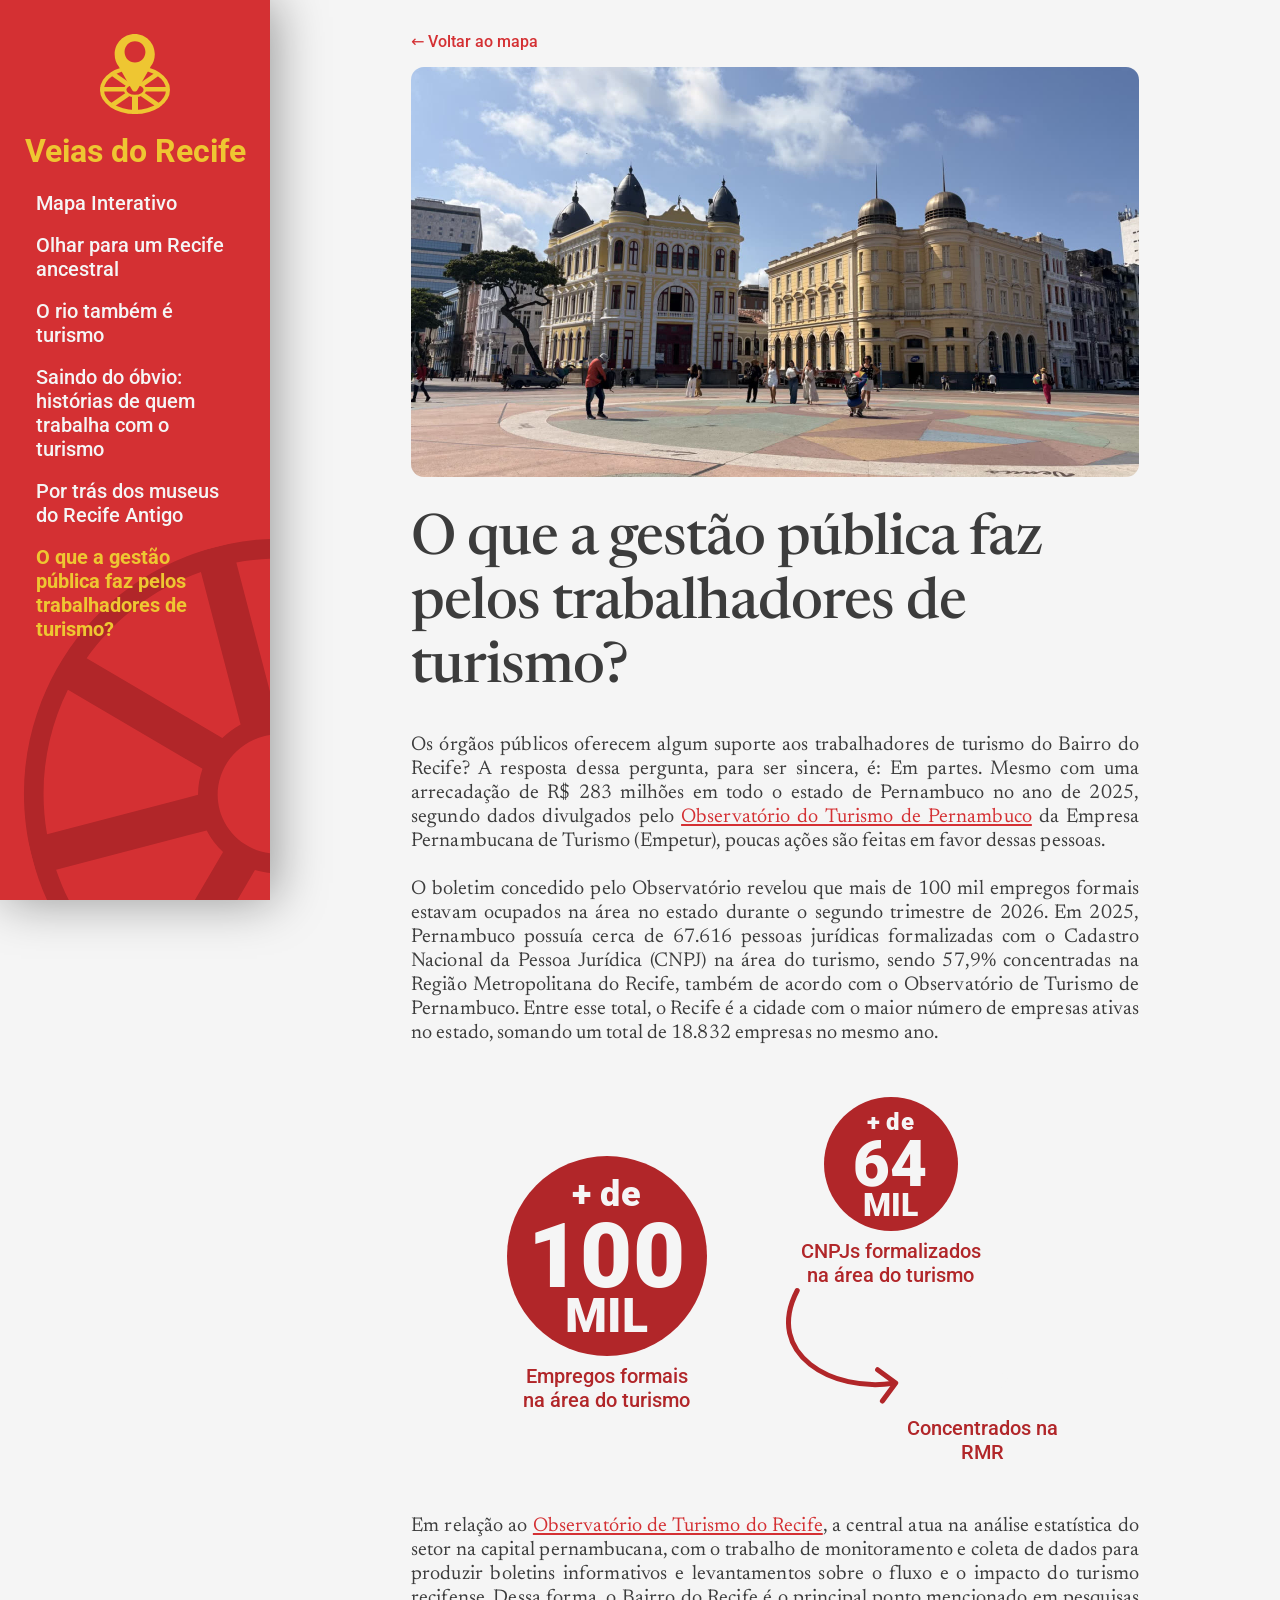
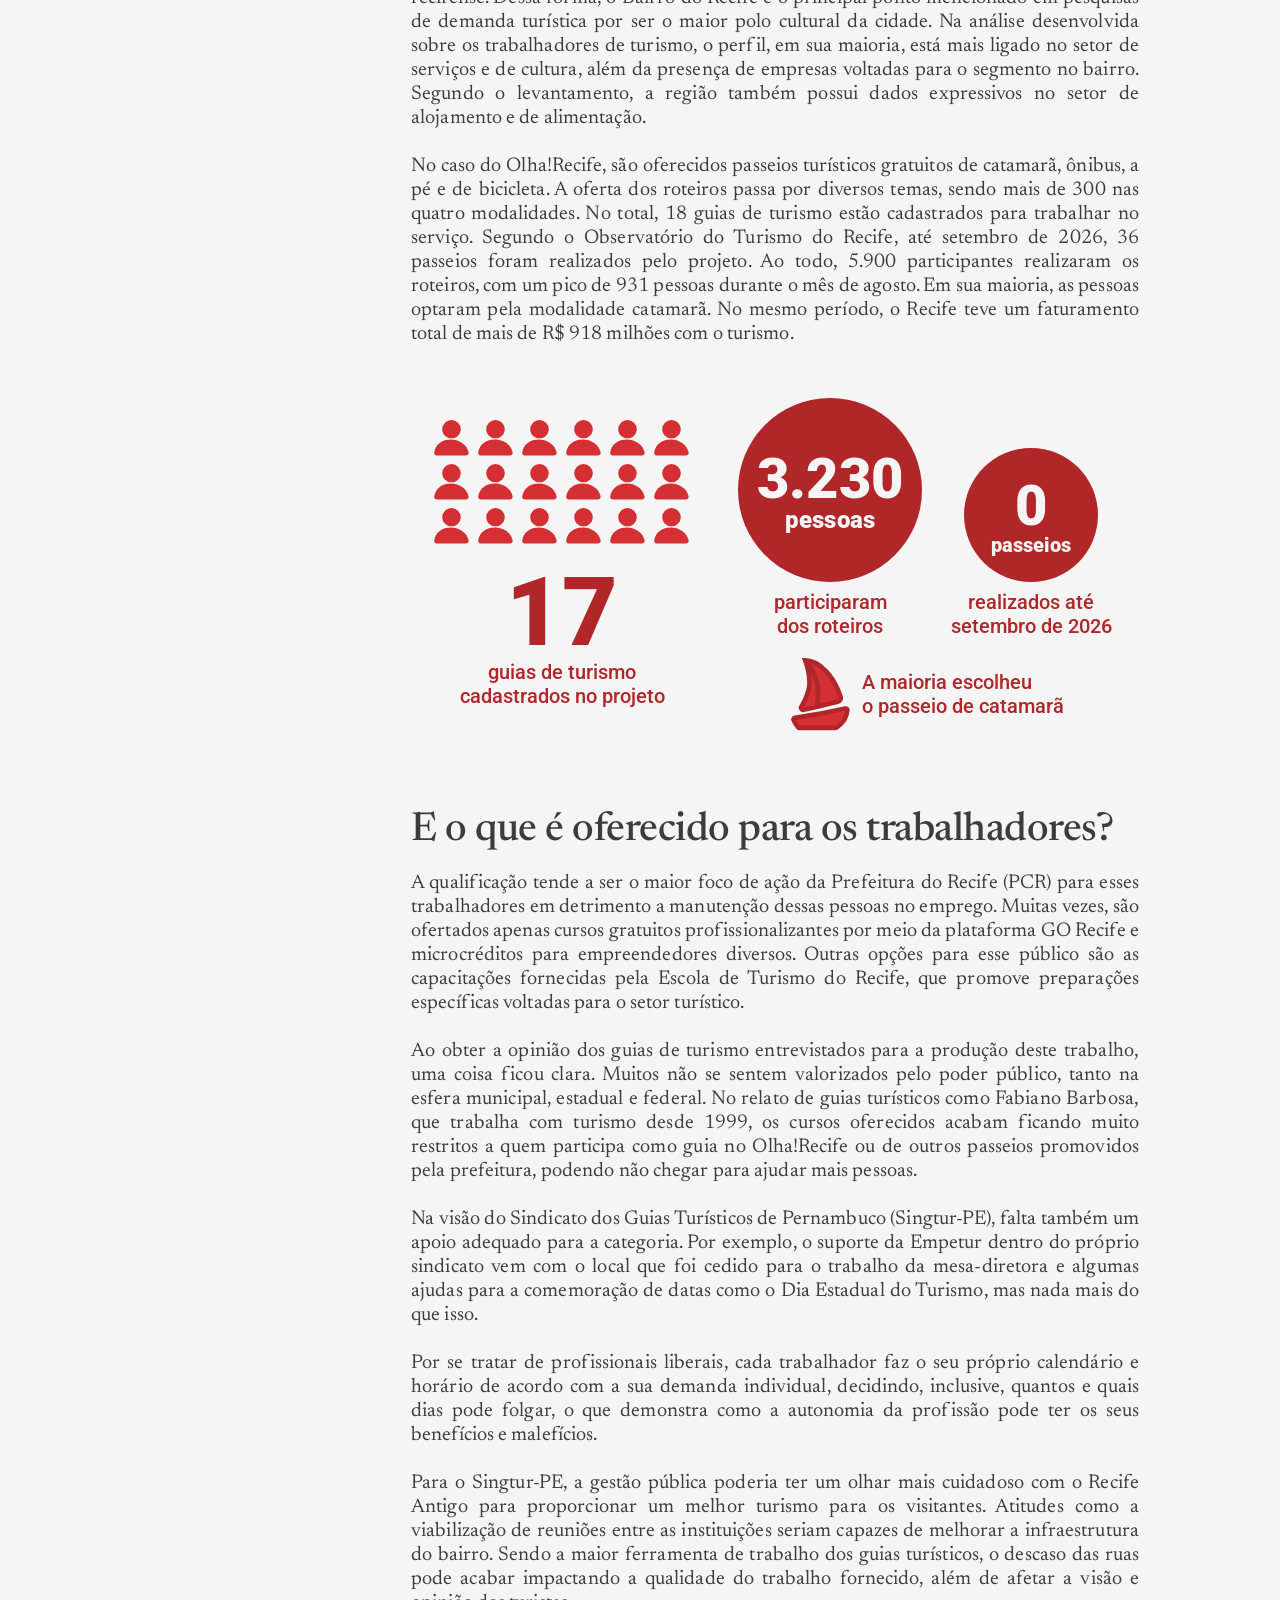
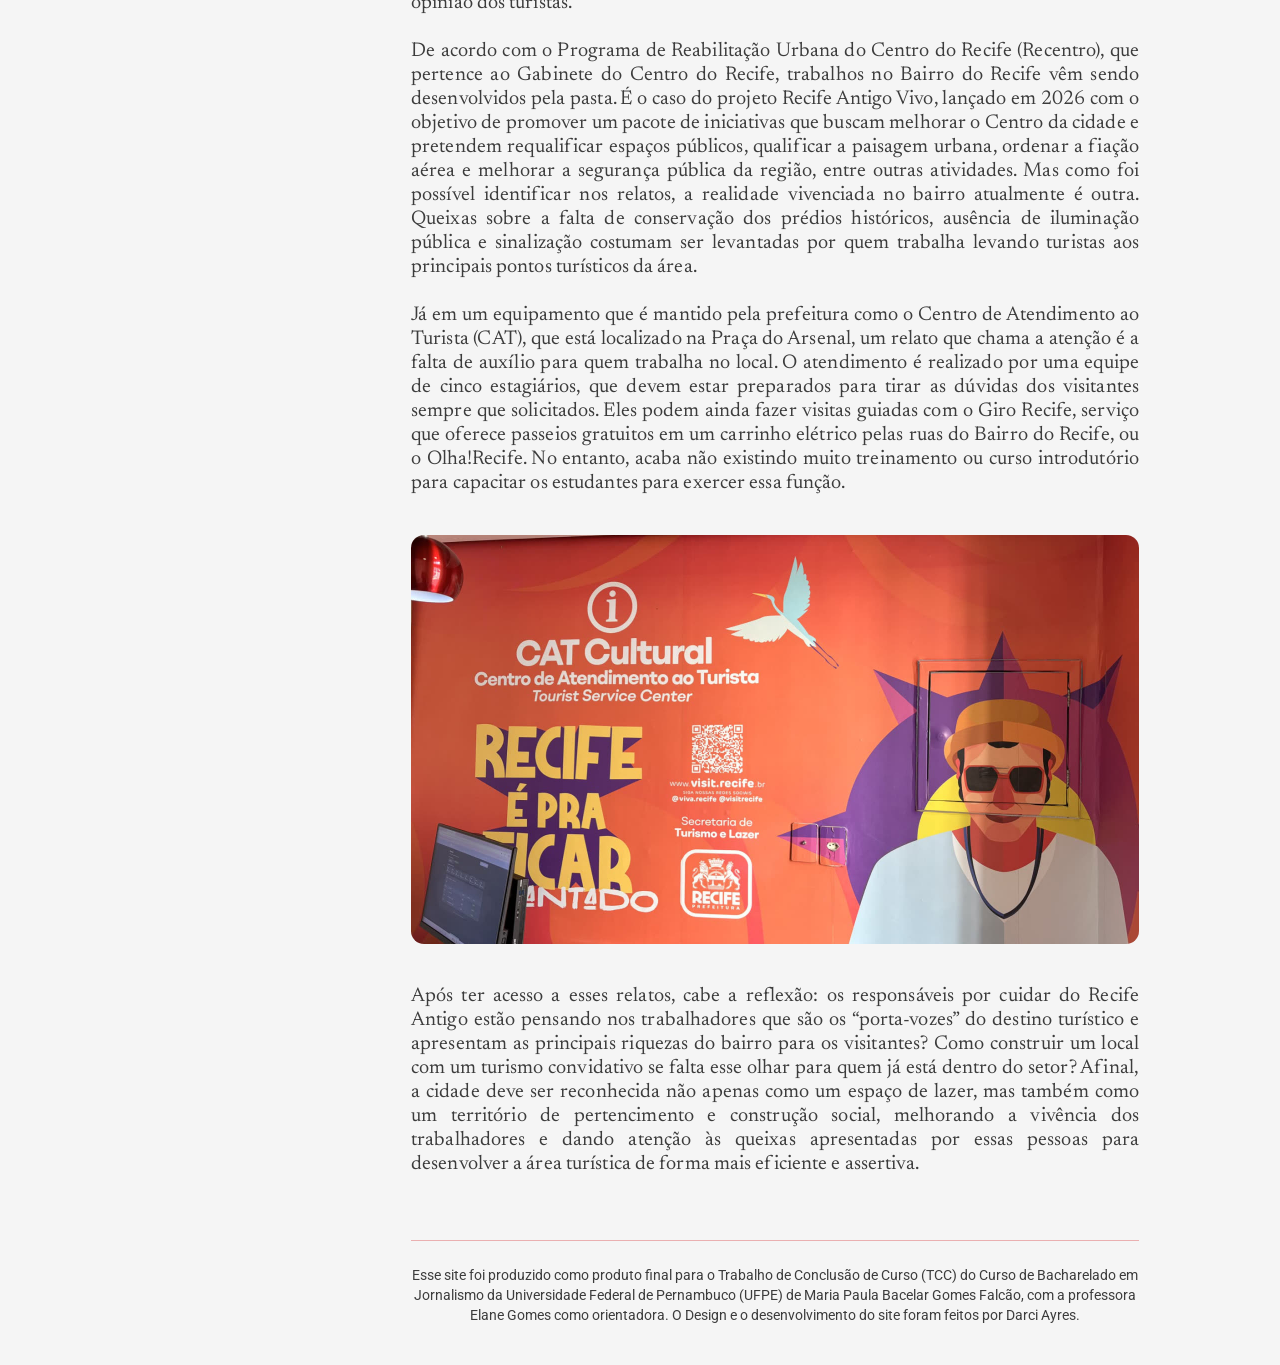
<file: materia-6.html>
<!doctype html>
<html lang="pt-BR">
<head>
<meta charset="utf-8">
<meta name="viewport" content="width=device-width, initial-scale=1">
<title>O que a gestão pública faz pelos trabalhadores de turismo? — Veias do Recife</title>
<meta name="description" content="O que a gestão pública oferece aos trabalhadores do turismo no Bairro do Recife, com dados do setor e relatos da categoria.">
<meta property="og:type" content="article">
<meta property="og:site_name" content="Veias do Recife">
<meta property="og:locale" content="pt_BR">
<meta property="og:title" content="O que a gestão pública faz pelos trabalhadores de turismo?">
<meta property="og:description" content="O que a gestão pública oferece aos trabalhadores do turismo no Bairro do Recife, com dados do setor e relatos da categoria.">
<meta property="og:url" content="https://tccmapa.vercel.app/materia-6.html">
<meta property="og:image" content="https://tccmapa.vercel.app/assets/og/materia-6.jpg">
<meta property="og:image:width" content="1200">
<meta property="og:image:height" content="630">
<meta name="twitter:card" content="summary_large_image">
<link rel="icon" href="favicon.svg" type="image/svg+xml">
<link rel="icon" href="favicon-32.png" type="image/png" sizes="32x32">
<link rel="apple-touch-icon" href="apple-touch-icon.png">
<meta name="theme-color" content="#d43033">
<link rel="stylesheet" href="css/styles.css">
</head>
<body>
<!-- Ícones (cores ligadas às variáveis do site/Figma) -->
<svg width="0" height="0" style="position:absolute" aria-hidden="true" focusable="false">
<symbol id="ic-grafismo" viewBox="0 0 510 510"><g fill="none"><g><path d="M255 0C389.21 0 499.206 103.683 509.253 235.319H510V271.999H509.441C500.693 404.906 390.121 510 255 510C114.167 510 0 395.833 0 255C0 114.167 114.167 0 255 0ZM298.158 322.16C290.273 327.025 281.471 330.592 272.064 332.565V489.768C324.264 486.028 371.75 465.272 409.008 433.01L298.158 322.16ZM101.602 433.534C138.157 464.972 184.472 485.372 235.385 489.572V331.99C227.211 330.002 219.529 326.799 212.547 322.589L101.602 433.534ZM20.2284 272.064C23.9189 323.578 44.1832 370.504 75.7223 407.536L186.243 297.016C181.412 289.458 177.849 281.046 175.837 272.064H20.2284ZM334.178 271.999C332.231 280.729 328.813 288.92 324.194 296.315L434.799 406.92C466.052 369.968 486.118 323.253 489.775 271.999H334.178ZM255 195.28C220.676 195.281 193.569 222.413 193.568 255C193.569 287.587 220.676 314.715 255 314.716C289.324 314.715 316.427 287.587 316.428 255C316.427 222.413 289.324 195.281 255 195.28ZM76.9865 100.989C45.2509 137.638 24.6473 184.189 20.4238 235.385H176.45C178.705 226.707 182.425 218.603 187.331 211.333L76.9865 100.989ZM323.121 212.015C327.79 219.09 331.344 226.936 333.53 235.319H489.569C485.356 184.433 464.959 138.141 433.534 101.602L323.121 212.015ZM272.064 177.435C280.796 179.267 289.006 182.471 296.445 186.814L407.536 75.7223C370.504 44.1832 323.578 23.9189 272.064 20.2284V177.435ZM235.385 20.4238C185.156 24.5676 139.395 44.4752 103.073 75.1974L214.271 186.396C220.786 182.682 227.879 179.836 235.385 178.01V20.4238Z" fill-rule="evenodd" clip-rule="evenodd" style="fill: var(--azulescuro)"/></g></g></symbol>
<symbol id="ic-logo" viewBox="20 20 140 160"><g fill="none"><ellipse cx="90" cy="131.678" rx="66" ry="44.322" style="stroke: var(--amarelo)" stroke-width="8"/><ellipse cx="90" cy="131.678" rx="19.748" ry="12.534" style="stroke: var(--amarelo)" stroke-width="5"/><rect width="34" height="12" transform="matrix(4.41773e-08 -1 -1 -4.32504e-08 96 180)" style="fill: var(--amarelo)"/><rect width="49" height="9" transform="matrix(1 6.20582e-08 1.23154e-07 -1 21 135)" style="fill: var(--amarelo)"/><rect width="41.2096" height="10" transform="matrix(0.822958 -0.568102 -0.822958 -0.568102 45.3398 167.271)" style="fill: var(--amarelo)"/><rect width="41.9146" height="10" transform="matrix(-0.822958 -0.568102 0.822958 -0.568102 135.553 167.672)" style="fill: var(--amarelo)"/><rect width="34.3624" height="10.8527" transform="matrix(6.33208e-08 -1 -1 -3.01747e-08 94.8837 117.718)" style="fill: var(--amarelo)"/><rect width="48" height="9" transform="matrix(1 6.10199e-08 1.2525e-07 -1 110 135)" style="fill: var(--amarelo)"/><rect width="40.6662" height="10" transform="matrix(0.822958 -0.568102 -0.822958 -0.568102 107.648 124.259)" style="fill: var(--amarelo)"/><rect width="41.511" height="10" transform="matrix(-0.822958 -0.568102 0.822958 -0.568102 72.6649 124.259)" style="fill: var(--amarelo)"/><path d="M89.457 20C111.634 20 129.612 38.1373 129.612 60.5107C129.612 69.8048 126.507 78.3656 121.29 85.2012C121.173 85.5192 121.03 85.8355 120.854 86.1445L94.6914 131.86C92.3723 135.912 86.5427 135.912 84.2236 131.86L58.0615 86.1445C57.8848 85.8356 57.7412 85.52 57.624 85.2021C52.4069 78.3665 49.3027 69.805 49.3027 60.5107C49.3027 38.1374 67.2802 20.0002 89.457 20ZM89.9785 34.7314C78.4583 34.7317 69.1193 44.1531 69.1191 55.7754C69.1191 67.3978 78.4582 76.8201 89.9785 76.8203C101.499 76.8203 110.839 67.398 110.839 55.7754C110.839 44.153 101.499 34.7314 89.9785 34.7314Z" style="fill: var(--amarelo)"/></g></symbol>
<symbol id="ic-menu" viewBox="0 0 32 32"><g fill="none"><g><path d="M5.33333 24H26.6667C27.4 24 28 23.4 28 22.6667C28 21.9333 27.4 21.3333 26.6667 21.3333H5.33333C4.6 21.3333 4 21.9333 4 22.6667C4 23.4 4.6 24 5.33333 24ZM5.33333 17.3333H26.6667C27.4 17.3333 28 16.7333 28 16C28 15.2667 27.4 14.6667 26.6667 14.6667H5.33333C4.6 14.6667 4 15.2667 4 16C4 16.7333 4.6 17.3333 5.33333 17.3333ZM4 9.33333C4 10.0667 4.6 10.6667 5.33333 10.6667H26.6667C27.4 10.6667 28 10.0667 28 9.33333C28 8.6 27.4 8 26.6667 8H5.33333C4.6 8 4 8.6 4 9.33333Z" style="fill: var(--amarelo)"/></g></g></symbol>
</svg>

<header class="topbar">
  <div class="brand">
    <div class="brand__avatar"><svg class="icone-svg" aria-hidden="true" focusable="false"><use href="#ic-logo"/></svg></div>
    <span class="brand__name">Veias do Recife</span>
  </div>
  <button class="topbar__menu-btn" data-menu-open aria-label="Abrir menu" aria-expanded="false">
    <svg class="icone-svg" aria-hidden="true" focusable="false"><use href="#ic-menu"/></svg>
  </button>
</header>

<div class="drawer-scrim" data-menu-scrim></div>
<nav class="drawer" aria-label="Menu de navegação">
  <div class="drawer__top">
    <div class="brand">
      <div class="brand__avatar" style="width:32px;height:32px;"><svg class="icone-svg" aria-hidden="true" focusable="false"><use href="#ic-logo"/></svg></div>
      <span class="brand__name" style="font-size:20px;">Veias do Recife</span>
    </div>
    <button class="drawer__close" data-menu-close aria-label="Fechar menu"><svg width="30" height="30" viewBox="0 0 30 30" fill="none" aria-hidden="true"><path d="M8 8L22 22M22 8L8 22" stroke="currentColor" stroke-width="3" stroke-linecap="round"/></svg></button>
  </div>
  <div class="nav">
    <a class="nav__item" href="index.html">Mapa Interativo</a>
    <a class="nav__item " href="materia-2.html">Olhar para um Recife ancestral</a>
    <a class="nav__item " href="materia-3.html">O rio também é turismo</a>
    <a class="nav__item " href="materia-4.html">Saindo do óbvio: histórias de quem trabalha com o turismo</a>
    <a class="nav__item " href="materia-5.html">Por trás dos museus do Recife Antigo</a>
    <a class="nav__item is-active" href="materia-6.html">O que a gestão pública faz pelos trabalhadores de turismo?</a>
  </div>
</nav>

<div class="app">
  <aside class="sidebar">
    <div class="brand">
      <div class="brand__avatar"><svg class="icone-svg" aria-hidden="true" focusable="false"><use href="#ic-logo"/></svg></div>
      <span class="brand__name">Veias do Recife</span>
    </div>
    <div class="nav">
      <a class="nav__item" href="index.html">Mapa Interativo</a>
      <a class="nav__item " href="materia-2.html">Olhar para um Recife ancestral</a>
      <a class="nav__item " href="materia-3.html">O rio também é turismo</a>
      <a class="nav__item " href="materia-4.html">Saindo do óbvio: histórias de quem trabalha com o turismo</a>
      <a class="nav__item " href="materia-5.html">Por trás dos museus do Recife Antigo</a>
      <a class="nav__item is-active" href="materia-6.html">O que a gestão pública faz pelos trabalhadores de turismo?</a>
    </div>
    <svg class="icone-svg sidebar__grafismo" aria-hidden="true" focusable="false"><use href="#ic-grafismo"/></svg>
  </aside>

  <div class="content">
    <div class="article-col">
      <a class="article-back" href="index.html">&larr; Voltar ao mapa</a>
      <div class="article-hero">
        <img src="assets/images/materia-6-capa.jpg" alt="Praça do Marco Zero com os prédios históricos do Bairro do Recife ao fundo">
      </div>
      <h1 class="article-title">O que a gestão pública faz pelos trabalhadores de turismo?</h1>
      <div class="article-text">
        <p>Os órgãos públicos oferecem algum suporte aos trabalhadores de turismo do Bairro do Recife? A resposta dessa pergunta, para ser sincera, é: Em partes. Mesmo com uma arrecadação de R$ 283 milhões em todo o estado de Pernambuco no ano de 2025, segundo dados divulgados pelo <a href="https://empetur.pe.gov.br/images/observatorio/arrecadacao/ARRECADACAO_DE_ICMS_DO_TURISMO_EM_2025.pdf" target="_blank" rel="noopener">Observatório do Turismo de Pernambuco</a> da Empresa Pernambucana de Turismo (Empetur), poucas ações são feitas em favor dessas pessoas.</p>
        <p>O boletim concedido pelo Observatório revelou que mais de 100 mil empregos formais estavam ocupados na área no estado durante o segundo trimestre de 2026. Em 2025, Pernambuco possuía cerca de 67.616 pessoas jurídicas formalizadas com o Cadastro Nacional da Pessoa Jurídica (CNPJ) na área do turismo, sendo 57,9% concentradas na Região Metropolitana do Recife, também de acordo com o Observatório de Turismo de Pernambuco. Entre esse total, o Recife é a cidade com o maior número de empresas ativas no estado, somando um total de 18.832 empresas no mesmo ano.</p>
        <figure class="info6" data-info aria-label="Mais de 100 mil empregos formais na área do turismo; mais de 67 mil CNPJs formalizados na área do turismo, 57% deles concentrados na Região Metropolitana do Recife">
          <div class="info6__item info6__item--empregos" aria-hidden="true">
            <div class="info6__circulo"><span class="info6__pre">+ de</span><span class="info6__num" data-info-num="100">100</span><span class="info6__suf">MIL</span></div>
            <p class="info6__rotulo">Empregos formais<br>na área do turismo</p>
          </div>
          <div class="info6__item info6__item--cnpj" aria-hidden="true">
            <div class="info6__circulo"><span class="info6__pre">+ de</span><span class="info6__num" data-info-num="67">67</span><span class="info6__suf">MIL</span></div>
            <p class="info6__rotulo">CNPJs formalizados<br>na área do turismo</p>
          </div>
          <svg class="info6__seta" viewBox="0 0 113 116" fill="none" aria-hidden="true"><path class="info6__seta-linha" pathLength="100" d="M11.22 2.5C-22.28 66.5 47.22 104.5 107.5 95.3" style="stroke: var(--azulescuro)" stroke-width="5" stroke-linecap="round"/><path class="info6__seta-ponta" d="M91.6 81.7L109.7 95L96.4 113.1" style="stroke: var(--azulescuro)" stroke-width="5" stroke-linecap="round" stroke-linejoin="round"/></svg>
          <div class="info6__item info6__item--rmr" aria-hidden="true">
            <div class="info6__circulo info6__circulo--pizza" style="--p: 57;"><span class="info6__num" data-info-num="57">57</span><span class="info6__pct">%</span></div>
            <p class="info6__rotulo">Concentrados na<br>RMR</p>
          </div>
        </figure>
        <p>Em relação ao <a href="https://visit.recife.pe.gov.br/observatorio/" target="_blank" rel="noopener">Observatório de Turismo do Recife</a>, a central atua na análise estatística do setor na capital pernambucana, com o trabalho de monitoramento e coleta de dados para produzir boletins informativos e levantamentos sobre o fluxo e o impacto do turismo recifense. Dessa forma, o Bairro do Recife é o principal ponto mencionado em pesquisas de demanda turística por ser o maior polo cultural da cidade. Na análise desenvolvida sobre os trabalhadores de turismo, o perfil, em sua maioria, está mais ligado no setor de serviços e de cultura, além da presença de empresas voltadas para o segmento no bairro. Segundo o levantamento, a região também possui dados expressivos no setor de alojamento e de alimentação.</p>
        <p>No caso do Olha!Recife, são oferecidos passeios turísticos gratuitos de catamarã, ônibus, a pé e de bicicleta. A oferta dos roteiros passa por diversos temas, sendo mais de 300 nas quatro modalidades. No total, 18 guias de turismo estão cadastrados para trabalhar no serviço. Segundo o Observatório do Turismo do Recife, até setembro de 2026, 36 passeios foram realizados pelo projeto. Ao todo, 5.900 participantes realizaram os roteiros, com um pico de 931 pessoas durante o mês de agosto. Em sua maioria, as pessoas optaram pela modalidade catamarã. No mesmo período, o Recife teve um faturamento total de mais de R$ 918 milhões com o turismo.</p>
        <figure class="olha" data-olha aria-label="Olha!Recife: 18 guias de turismo cadastrados; 5.900 pessoas participaram dos roteiros em 36 passeios realizados até setembro de 2026; a maioria escolheu o passeio de catamarã">
          <svg width="0" height="0" style="position:absolute" aria-hidden="true">
            <symbol id="icone-guia" viewBox="0 0 36 36"><path d="M34.6082 32.6249C31.6132 16.0421 2.8863 14.057 0.201062 32.614C-0.0267247 34.1882 1.28942 35.5001 2.88 35.5001H31.9802C33.5708 35.5001 34.8909 34.1902 34.6082 32.6249Z" style="fill: var(--azulclaro)"/><ellipse cx="17.4894" cy="9.16496" rx="9.27259" ry="9.16496" style="fill: var(--azulclaro)"/></symbol>
            <symbol id="icone-barco-olha" viewBox="0 0 41 51"><path d="M4.95485 48.4451C3.29951 46.6659 2.49328 45.3127 1.69482 43.2726C1.44639 42.6378 1.86928 41.9463 2.54394 41.849C16.8156 39.7908 24.9433 38.2233 37.9741 35.3286C38.682 35.1713 39.3438 35.7441 39.2607 36.4645C38.6306 41.9295 36.8478 44.8027 31.8498 48.565C31.6647 48.7043 31.4367 48.7801 31.205 48.7801H5.73187C5.43789 48.7801 5.1551 48.6603 4.95485 48.4451Z" style="fill: var(--azulclaro)"/><path d="M18.2081 34.0748L8.70871 36.207C7.45067 36.4893 6.47624 35.0921 7.13702 33.985C13.6367 23.0947 14.6482 15.5398 9.76931 1.62012C19.7835 1.62012 29.8593 12.7619 34.525 27.0799C35.026 28.6175 34.0699 30.2211 32.4985 30.6029L18.2081 34.0748Z" style="fill: var(--azulclaro)"/><path d="M9.76931 1.62012C19.7835 1.62012 29.8593 12.7619 34.525 27.0799C35.026 28.6175 34.0699 30.2211 32.4985 30.6029L18.2081 34.0748L8.70871 36.207C7.45067 36.4893 6.47624 35.0921 7.13702 33.985C13.6367 23.0947 14.6482 15.5398 9.76931 1.62012ZM18.2081 34.0748C19.9143 18.4218 17.8715 11.4339 9.76931 1.62012M39.2607 36.4645C38.6306 41.9295 36.8478 44.8027 31.8498 48.565C31.6647 48.7043 31.4367 48.7801 31.205 48.7801H5.73187C5.43789 48.7801 5.1551 48.6603 4.95485 48.4451C3.29951 46.6659 2.49328 45.3127 1.69482 43.2726C1.44639 42.6378 1.86928 41.9463 2.54394 41.849C16.8156 39.7908 24.9433 38.2233 37.9741 35.3286C38.682 35.1713 39.3438 35.7441 39.2607 36.4645Z" fill="none" style="stroke: var(--azulescuro)" stroke-width="3.24"/></symbol>
          </svg>
          <div class="olha__guias" aria-hidden="true">
            <div class="olha__pessoas">
              <svg class="olha__pessoa"><use href="#icone-guia"/></svg><svg class="olha__pessoa"><use href="#icone-guia"/></svg><svg class="olha__pessoa"><use href="#icone-guia"/></svg><svg class="olha__pessoa"><use href="#icone-guia"/></svg><svg class="olha__pessoa"><use href="#icone-guia"/></svg><svg class="olha__pessoa"><use href="#icone-guia"/></svg>
              <svg class="olha__pessoa"><use href="#icone-guia"/></svg><svg class="olha__pessoa"><use href="#icone-guia"/></svg><svg class="olha__pessoa"><use href="#icone-guia"/></svg><svg class="olha__pessoa"><use href="#icone-guia"/></svg><svg class="olha__pessoa"><use href="#icone-guia"/></svg><svg class="olha__pessoa"><use href="#icone-guia"/></svg>
              <svg class="olha__pessoa"><use href="#icone-guia"/></svg><svg class="olha__pessoa"><use href="#icone-guia"/></svg><svg class="olha__pessoa"><use href="#icone-guia"/></svg><svg class="olha__pessoa"><use href="#icone-guia"/></svg><svg class="olha__pessoa"><use href="#icone-guia"/></svg><svg class="olha__pessoa"><use href="#icone-guia"/></svg>
            </div>
            <p class="olha__texto"><span class="olha__numero" data-olha-num="18" data-olha-ini="0" data-olha-dur="1100">18</span>guias de turismo<br>cadastrados no projeto</p>
          </div>
          <div class="olha__direita" aria-hidden="true">
            <div class="olha__circulos">
              <div class="olha__item olha__item--grande">
                <div class="olha__circulo"><span class="olha__num" data-olha-num="5900" data-olha-ini="450" data-olha-dur="1200">5.900</span><span class="olha__unid">pessoas</span></div>
                <p class="olha__rotulo">participaram<br>dos roteiros</p>
              </div>
              <div class="olha__item">
                <div class="olha__circulo"><span class="olha__num" data-olha-num="36" data-olha-ini="750" data-olha-dur="900">36</span><span class="olha__unid">passeios</span></div>
                <p class="olha__rotulo">realizados até<br>setembro de 2026</p>
              </div>
            </div>
            <div class="olha__catamara">
              <svg class="olha__barco"><use href="#icone-barco-olha"/></svg>
              <p class="olha__rotulo">A maioria escolheu<br>o passeio de catamarã</p>
            </div>
          </div>
        </figure>
        <h2 class="article-subtitle">E o que é oferecido para os trabalhadores?</h2>
        <p>A qualificação tende a ser o maior foco de ação da Prefeitura do Recife (PCR) para esses trabalhadores em detrimento a manutenção dessas pessoas no emprego. Muitas vezes, são ofertados apenas cursos gratuitos profissionalizantes por meio da plataforma GO Recife e microcréditos para empreendedores diversos. Outras opções para esse público são as capacitações fornecidas pela Escola de Turismo do Recife, que promove preparações específicas voltadas para o setor turístico.</p>
        <p>Ao obter a opinião dos guias de turismo entrevistados para a produção deste trabalho, uma coisa ficou clara. Muitos não se sentem valorizados pelo poder público, tanto na esfera municipal, estadual e federal. No relato de guias turísticos como Fabiano Barbosa, que trabalha com turismo desde 1999, os cursos oferecidos acabam ficando muito restritos a quem participa como guia no Olha!Recife ou de outros passeios promovidos pela prefeitura, podendo não chegar para ajudar mais pessoas.</p>
        <p>Na visão do Sindicato dos Guias Turísticos de Pernambuco (Singtur-PE), falta também um apoio adequado para a categoria. Por exemplo, o suporte da Empetur dentro do próprio sindicato vem com o local que foi cedido para o trabalho da mesa-diretora e algumas ajudas para a comemoração de datas como o Dia Estadual do Turismo, mas nada mais do que isso.</p>
        <p>Por se tratar de profissionais liberais, cada trabalhador faz o seu próprio calendário e horário de acordo com a sua demanda individual, decidindo, inclusive, quantos e quais dias pode folgar, o que demonstra como a autonomia da profissão pode ter os seus benefícios e malefícios.</p>
        <p>Para o Singtur-PE, a gestão pública poderia ter um olhar mais cuidadoso com o Recife Antigo para proporcionar um melhor turismo para os visitantes. Atitudes como a viabilização de reuniões entre as instituições seriam capazes de melhorar a infraestrutura do bairro. Sendo a maior ferramenta de trabalho dos guias turísticos, o descaso das ruas pode acabar impactando a qualidade do trabalho fornecido, além de afetar a visão e opinião dos turistas.</p>
        <p>De acordo com o Programa de Reabilitação Urbana do Centro do Recife (Recentro), que pertence ao Gabinete do Centro do Recife, trabalhos no Bairro do Recife vêm sendo desenvolvidos pela pasta. É o caso do projeto Recife Antigo Vivo, lançado em 2026 com o objetivo de promover um pacote de iniciativas que buscam melhorar o Centro da cidade e pretendem requalificar espaços públicos, qualificar a paisagem urbana, ordenar a fiação aérea e melhorar a segurança pública da região, entre outras atividades. Mas como foi possível identificar nos relatos, a realidade vivenciada no bairro atualmente é outra. Queixas sobre a falta de conservação dos prédios históricos, ausência de iluminação pública e sinalização costumam ser levantadas por quem trabalha levando turistas aos principais pontos turísticos da área.</p>
        <p>Já em um equipamento que é mantido pela prefeitura como o Centro de Atendimento ao Turista (CAT), que está localizado na Praça do Arsenal, um relato que chama a atenção é a falta de auxílio para quem trabalha no local. O atendimento é realizado por uma equipe de cinco estagiários, que devem estar preparados para tirar as dúvidas dos visitantes sempre que solicitados. Eles podem ainda fazer visitas guiadas com o Giro Recife, serviço que oferece passeios gratuitos em um carrinho elétrico pelas ruas do Bairro do Recife, ou o Olha!Recife. No entanto, acaba não existindo muito treinamento ou curso introdutório para capacitar os estudantes para exercer essa função.</p>
        <img class="article-photo" src="assets/images/materia-6-cat.jpg" alt="Parede laranja do CAT Cultural, o Centro de Atendimento ao Turista, com a frase “Recife é pra ficar”" loading="lazy">
        <p>Após ter acesso a esses relatos, cabe a reflexão: os responsáveis por cuidar do Recife Antigo estão pensando nos trabalhadores que são os “porta-vozes” do destino turístico e apresentam as principais riquezas do bairro para os visitantes? Como construir um local com um turismo convidativo se falta esse olhar para quem já está dentro do setor? Afinal, a cidade deve ser reconhecida não apenas como um espaço de lazer, mas também como um território de pertencimento e construção social, melhorando a vivência dos trabalhadores e dando atenção às queixas apresentadas por essas pessoas para desenvolver a área turística de forma mais eficiente e assertiva.</p>
      </div>
      <footer class="rodape">
        <p>Esse site foi produzido como produto final para o Trabalho de Conclusão de Curso (TCC) do Curso de Bacharelado em Jornalismo da Universidade Federal de Pernambuco (UFPE) de Maria Paula Bacelar Gomes Falcão, com a professora Elane Gomes como orientadora. O Design e o desenvolvimento do site foram feitos por Darci Ayres.</p>
      </footer>
    </div>
  </div>
</div>

<script src="js/main.js"></script>
</body>
</html>
</file>
<file: css/styles.css>
/* Veias do Recife — estilos compartilhados
   Tokens extraídos do Figma (arquivo "Paula", frames Desktop - 1 e Mobile) */

@import url('https://fonts.googleapis.com/css2?family=Newsreader:ital,wght@0,400;0,500;1,400;1,500&family=Roboto:ital,wght@0,400;0,500;0,700;0,800;0,900&display=swap');

:root {
  /* Cores: mesmos nomes das variáveis do Figma */
  /* Paleta vermelha (modo "Vermelho (Mode 2)" do Figma). Azul antigo: azulclaro #4384d3,
     azulescuro #2869b9, amarelo #fdc805 */
  --azulclaro: #d43033;
  --azulescuro: #b12629;
  --amarelo: #eec632;
  --fundo: #f5f5f5;
  --preto: #3c3c3c;

  --sidebar-w: 270px;
  --photos-w: 321px;
  --content-gap: 48px;
}

* { box-sizing: border-box; }

html, body {
  margin: 0;
  padding: 0;
  background: var(--fundo);
  color: var(--preto);
  font-family: 'Roboto', system-ui, sans-serif;
  /* clip (e não hidden): hidden vira área de rolagem e anula o sticky da barra superior */
  overflow-x: clip;
}

a { color: inherit; text-decoration: none; }
button { font-family: inherit; }

img, .icone-svg { display: block; max-width: 100%; }

/* ---------- Layout shell ---------- */

.app {
  min-height: 100vh;
}

/* ---------- Sidebar (desktop) ---------- */
/* Fixa de verdade no viewport (não apenas sticky no fluxo), assim nunca
   é cortada por scroll horizontal do conteúdo ao lado. */

.sidebar {
  background: var(--azulclaro);
  width: var(--sidebar-w);
  flex-shrink: 0;
  display: flex;
  flex-direction: column;
  align-items: center;
  gap: 20px;
  padding: 32px 24px;
  position: fixed;
  top: 0;
  left: 0;
  height: 100vh;
  overflow: hidden;
  z-index: 10;
  box-shadow: 4px 0 48.6px 0 rgba(0, 0, 0, 0.4);
}

.brand {
  display: flex;
  flex-direction: column;
  align-items: center;
  gap: 10px;
  width: 100%;
}

.brand__avatar {
  width: 80px;
  height: 80px;
  flex-shrink: 0;
}

.brand__avatar img,
.brand__avatar .icone-svg {
  width: 100%;
  height: 100%;
  object-fit: contain;
}

/* Na barra lateral a logo ocupa 90×100 com 10px de respiro, como a instância no Figma */
.sidebar .brand__avatar {
  width: 90px;
  height: 100px;
  padding: 10px;
}

.brand__name {
  font-weight: 700;
  font-size: 32px;
  line-height: 1.1;
  color: var(--amarelo);
  text-align: center;
  white-space: normal;
  max-width: 100%;
}

.nav {
  display: flex;
  flex-direction: column;
  gap: 10px;
  width: 100%;
}

.nav__item {
  display: flex;
  align-items: center;
  width: 100%;
  padding: 7px 28px 7px 16px;
  border-radius: 8px;
  background: transparent;
  color: var(--fundo);
  font-weight: 500;
  font-size: 24px;
  line-height: 30px;
  transition: background-color 0.3s ease-out, box-shadow 0.3s ease-out;
}

/* Hover: vermelho escuro translúcido com sombra suave */
.nav__item:hover {
  background: color-mix(in srgb, #7d1114 45%, transparent);
  box-shadow: 0 2px 16px rgba(70, 0, 0, 0.22);
}

/* Selecionado: só texto amarelo em Bold; o fundo aparece apenas no hover */
.nav__item.is-active {
  color: var(--amarelo);
  font-weight: 700;
}

/* Marca e itens por cima do grafismo */
.sidebar > .brand,
.sidebar > .nav { position: relative; z-index: 1; }

/* Roda decorativa no pé da barra: no Figma (1024px de altura) ela começa em
   y = 663; ancorada embaixo, fica na mesma posição em qualquer altura de tela */
.sidebar__grafismo {
  position: absolute;
  left: 24px;
  bottom: -149px;
  width: 510px;
  height: 510px;
  max-width: none;
  transform: rotate(-14.6deg);
  pointer-events: none;
}

/* ---------- Mobile top bar ---------- */

.topbar {
  display: none;
  align-items: center;
  justify-content: space-between;
  background: var(--azulclaro);
  padding: 12px 24px;
  padding-top: max(12px, env(safe-area-inset-top));
  /* Mesma sombra da barra lateral do desktop, projetada para baixo */
  box-shadow: 0 4px 48.6px 0 rgba(0, 0, 0, 0.4);
  position: sticky;
  top: 0;
  z-index: 20;
  width: 100%;
}

.topbar .brand,
.drawer__top .brand {
  flex-direction: row;
  width: auto;
}

.topbar .brand__avatar {
  width: 32px;
  height: 32px;
}

.topbar .brand__name {
  font-size: 20px;
  line-height: 26px;
  white-space: nowrap;
}

.drawer__top .brand__name {
  white-space: nowrap;
}

.topbar__menu-btn {
  background: none;
  border: none;
  width: 32px;
  height: 32px;
  padding: 0;
  cursor: pointer;
}

.topbar__menu-btn img,
.topbar__menu-btn .icone-svg { width: 32px; height: 32px; }

/* ---------- Mobile nav drawer ---------- */

.drawer-scrim {
  display: none;
  position: fixed;
  inset: 0;
  background: rgba(0, 0, 0, 0.4);
  z-index: 30;
  opacity: 0;
  transition: opacity 0.25s ease-out;
}

.drawer {
  position: fixed;
  top: 0;
  right: 0;
  height: 100%;
  width: 270px;
  max-width: 82vw;
  background: var(--azulclaro);
  z-index: 31;
  display: flex;
  flex-direction: column;
  gap: 32px;
  padding: 32px 24px;
  padding-top: max(32px, env(safe-area-inset-top));
  transform: translateX(100%);
  transition: transform 0.3s ease-out;
  overflow-y: auto;
}

body.menu-open .drawer-scrim { display: block; opacity: 1; }
body.menu-open .drawer { transform: translateX(0); }

.drawer__top {
  display: flex;
  align-items: center;
  justify-content: space-between;
}

.drawer__close {
  background: none;
  border: none;
  color: var(--amarelo);
  cursor: pointer;
  padding: 0;
}

.drawer__close svg { display: block; }

.drawer .nav__item { font-size: 22px; }

/* ---------- Main content ---------- */

.content {
  display: flex;
  gap: var(--content-gap);
  align-items: flex-start;
  justify-content: center;
  margin-left: var(--sidebar-w);
  padding: 0 24px;
  min-width: 0;
}

/* Página inicial: texto (728) + 48px + coluna do mapa (321) formam um bloco só,
   como no grid do Figma, centralizado na área à direita da barra lateral.
   Em telas estreitas a coluna do texto encolhe; a do mapa não. */
.content--with-photos .body-col {
  flex: 0 1 728px;
}

.body-col {
  display: flex;
  flex-direction: column;
  gap: 24px;
  flex: 1 1 auto;
  max-width: 100%;
  min-width: 0;
  padding: 32px 0;
}

.hero-title {
  font-weight: 500;
  font-size: 64px;
  line-height: 64px;
  letter-spacing: -1px;
  margin: 0;
}

.hero-body {
  font-weight: 400;
  font-size: 16px;
  line-height: 24px;
  letter-spacing: 0.5px;
  text-align: justify;
  white-space: pre-wrap;
  margin: 0;
}

/* Mesma coluna de 600px do .intro, para o título alinhar com a margem do texto */
.body-col .hero-title {
  width: 100%;
  max-width: 600px;
  align-self: center;
  font-family: 'Newsreader', Georgia, serif;
  font-size: 80px;
  line-height: 102px;
  text-align: left;
}

/* ---------- Texto introdutório (frame "teste_textos" no Figma) ---------- */

.intro {
  width: 100%;
  max-width: 600px;
  align-self: center;
  display: flex;
  flex-direction: column;
  gap: 24px;
  font-family: 'Newsreader', Georgia, serif;
  font-weight: 500;
  letter-spacing: 0.5px;
  color: var(--preto);
}

.intro p { margin: 0; text-align: justify; }

.intro__lead {
  display: flex;
  flex-direction: column;
  gap: 12px;
  font-size: 24px;
  line-height: 24px;
}

.intro__lead-in { font-weight: 400; }

.intro__quote {
  margin: 0;
  padding: 16px 10px 20px;
  display: flex;
  flex-direction: column;
  gap: 16px;
}

.intro__quote img,
.intro__quote .icone-svg { width: 26px; height: 21px; }

.intro__quote p {
  padding: 0 24px;
  font-size: 40px;
  line-height: 39px;
  font-weight: 400;
}

.intro__lead-out,
.intro__body p { text-indent: 0.75em; }
.intro__body {
  display: flex;
  flex-direction: column;
  gap: 24px;
  padding-top: 16px;
  /* Estilo "texto" do Figma */
  font-weight: 400;
  font-size: 20px;
  line-height: 24px;
  letter-spacing: 0.1px;
}

/* Proporção fixa = a da imagem (852×704), para que as % dos pins
   apontem sempre para o mesmo ponto do mapa em qualquer tamanho. */
.map {
  position: relative;
  border-radius: 13px;
  aspect-ratio: 852 / 704;
  flex: none;
}

.map img {
  width: 100%;
  height: 100%;
  object-fit: cover;
  border-radius: 13px;
}

/* left/top marcam a PONTA do pin (em % do mapa); o ícone escala com o
   mapa (máx. 31×44, tamanho do Figma) e cresce para cima a partir da ponta. */
.pin {
  position: absolute;
  display: block;
  width: clamp(18px, 4.5%, 31px);
  aspect-ratio: 31 / 44;
  transform: translate(-50%, -100%);
  cursor: pointer;
}

.pin img,
.pin .icone-svg {
  position: absolute;
  inset: 0;
  width: 100%;
  height: 100%;
  transition: opacity 0.2s ease-out;
}

.pin .pin__hover { opacity: 0; }

/* Em touch o :hover "gruda" depois do toque, então só vale com mouse */
@media (hover: hover) {
  .pin:hover .pin__default { opacity: 0; }
  .pin:hover .pin__hover { opacity: 1; }
}

/* Pin aceso pelo hover na foto correspondente (desktop) */
.pin.is-linked-hover .pin__default { opacity: 0; }
.pin.is-linked-hover .pin__hover { opacity: 1; }

/* Pin da matéria aberta (mapa no fim da página de matéria): mesmo tamanho dos
   outros, só com a bola amarela (ícone pin-current.svg, definido no main.js) */
.pin.is-current { z-index: 2; cursor: default; }

/* Mapa das matérias, com mouse: o hover mostra o card, como o 1º toque no touch */
@media (hover: hover) {
  .map--article .pin:hover,
  .map--coluna .pin:hover { z-index: 3; }
  .map--article .pin:hover .pin__label,
  .map--coluna .pin:hover .pin__label {
    opacity: 1;
    visibility: visible;
    transform: translateX(calc(-50% + var(--label-shift, 0px)));
  }
}

/* Touch: 1º toque seleciona o pin (estado "hoover" do Pin_Mobile no Figma) */
.pin.is-selected { z-index: 3; }
.pin.is-selected .pin__default { opacity: 0; }
.pin.is-selected .pin__hover { opacity: 1; }

/* Etiqueta (card) acima do pin */
.pin__label {
  position: absolute;
  bottom: calc(100% + 8px);
  left: 50%;
  display: flex;
  gap: 6px;
  opacity: 0;
  visibility: hidden;
  transform: translateX(calc(-50% + var(--label-shift, 0px))) translateY(4px);
  transition: opacity 0.2s ease-out, transform 0.2s ease-out, visibility 0.2s;
}

.pin.is-selected .pin__label {
  opacity: 1;
  visibility: visible;
  transform: translateX(calc(-50% + var(--label-shift, 0px)));
}

/* Pin perto do topo do mapa: o card abre embaixo do pin */
.pin__label--abaixo { bottom: auto; top: calc(100% + 8px); }
.pin__label.pin__label--abaixo::after { top: auto; bottom: 100%; }

/* Ponte invisível entre o pin e o card, para o mouse chegar até ele sem fechar */
.pin__label::after {
  content: '';
  position: absolute;
  left: 0;
  right: 0;
  top: 100%;
  height: 10px;
}

.pin__card {
  display: flex;
  flex-direction: column;
  flex: none;
  width: 128px;
  transition: transform 0.2s ease-out;
}

/* Altura segue a proporção do recorte feito no Figma ("Pin Matéria N (card)") */
.map .pin .pin__card img {
  position: static;
  width: 100%;
  height: auto;
  object-fit: cover;
  border-radius: 4px 4px 0 0;
}

.pin__card > span {
  position: relative;
  padding: 4px 8px;
  background: var(--azulclaro);
  border-radius: 0 0 4px 4px;
  color: var(--amarelo);
  font-family: 'Roboto', system-ui, sans-serif;
  font-weight: 700;
  font-size: 12px;
  line-height: normal; /* entrelinha automática da fonte, como no Figma (não herda a do texto) */
  text-align: center;
}

/* Card maior (1,5×) no mapa das páginas de matéria */
.map--article .pin__card { width: 192px; }

.map--article .pin .pin__card img {
  border-radius: 6px 6px 0 0;
}

.map--article .pin__card > span {
  padding: 6px 12px;
  border-radius: 0 0 6px 6px;
  font-size: 16px;
}

/* ---------- Coluna do mapa (página inicial, desktop) ---------- */

/* Presa ao bloco do conteúdo (sticky), e não à borda da tela: fica parada
   enquanto o texto rola, sempre a 48px dele */
.map-column {
  position: sticky;
  top: 0;
  flex: 0 0 var(--photos-w);
  height: 100vh;
  padding: 32px 24px;
  display: flex;
  align-items: center;
  justify-content: center;
  background: var(--fundo);
  z-index: 10;
}

/* Proporção fixa do recorte do Figma (273×912): o mapa ocupa a altura da coluna
   e, em telas mais baixas, encolhe sem mudar o enquadramento dos pins */
.map.map--coluna {
  /* largura = a menor entre a da coluna e a que cabe na altura (100vh - 64px de padding) */
  width: min(100%, calc((100vh - 64px) * 273 / 912));
  height: auto;
  aspect-ratio: 273 / 912;
}

.map--coluna .pin { width: clamp(18px, 11.36%, 31px); }

/* Mapa interativo (MapLibre): na coluna, preenche a área inteira, em qualquer tela */
.map.map--coluna.map--live {
  width: 100%;
  height: 100%;
  aspect-ratio: auto;
}

/* Pins como marcadores do mapa: o MapLibre posiciona pela ponta (anchor "bottom") */
.map--live .pin { width: 31px; }
.map--live .maplibregl-ctrl-attrib { font-family: 'Roboto', sans-serif; font-size: 11px; }

/* Desktop: crédito sempre visível, pequeno e discreto */
.map--live .maplibregl-ctrl-attrib:not(.maplibregl-compact) {
  font-size: 9px;
  line-height: 1.3;
  padding: 1px 6px;
  border-radius: 6px 0 0 0;
  background: color-mix(in srgb, var(--fundo) 75%, transparent);
}
.map--live .maplibregl-ctrl-attrib:not(.maplibregl-compact) a { color: var(--preto); }

/* No desktop o mapa vai para a coluna; o mapa abaixo do texto fica só no mobile */
.body-col > .map { display: none; }

/* ---------- Photos column (só mobile: tira de fotos) ---------- */

.photos {
  display: none;
  flex-direction: column;
  align-items: center;
  gap: 8px;
  flex-shrink: 0;
  padding: 32px 24px;
  position: fixed;
  top: 0;
  right: 0;
  width: var(--photos-w);
  height: 100vh;
  background: var(--fundo);
  overflow: hidden;
  z-index: 10;
}

.photo-card {
  position: relative;
  display: block;
  width: 273px;
  flex: 1 1 0;
  min-height: 0;
  border-radius: 13px;
  overflow: hidden;
  cursor: pointer;
}

.photo-card img.photo-card__img {
  width: 100%;
  height: 100%;
  object-fit: cover;
  transition: filter 0.3s ease-out;
}

.photo-card__overlay {
  position: absolute;
  inset: 0;
  display: flex;
  align-items: center;
  justify-content: center;
  gap: 4px;
  padding: 0 16px;
  background: rgba(0, 0, 0, 0.3);
  opacity: 0;
  transition: opacity 0.3s ease-out;
}

@media (hover: hover) {
  .photo-card:hover img.photo-card__img { filter: blur(2px); }
  .photo-card:hover .photo-card__overlay { opacity: 1; }
}

.photo-card:focus-visible img.photo-card__img,
.photo-card.is-linked-hover img.photo-card__img { filter: blur(2px); }

.photo-card:focus-visible .photo-card__overlay,
.photo-card.is-linked-hover .photo-card__overlay { opacity: 1; }

/* Ícone à esquerda, centralizado na altura do bloco de texto. A largura do
   título é ajustada à linha mais longa pelo main.js, para o ícone ficar
   encostado mesmo quando o título quebra linha. */
.photo-card__label {
  display: flex;
  align-items: center;
  justify-content: center;
  gap: 4px;
  font-weight: 800;
  font-size: 20px;
  line-height: 24px;
  color: var(--amarelo);
  letter-spacing: 0.5px;
}

.photo-card__label img,
.photo-card__label .icone-svg {
  width: 24px;
  height: 24px;
  flex-shrink: 0;
}

.photo-card__title {
  display: block;
  text-align: center;
}

/* ---------- Matéria article page ---------- */

.article-col {
  display: flex;
  flex-direction: column;
  gap: 24px;
  flex: 1 1 728px;
  max-width: 728px;
  min-width: 0;
  padding: 32px 0;
}

.article-hero {
  width: 100%;
  aspect-ratio: 16 / 9;
  border-radius: 13px;
  overflow: hidden;
}

.article-hero img {
  width: 100%;
  height: 100%;
  object-fit: cover;
}

.article-back {
  display: inline-flex;
  align-items: center;
  gap: 6px;
  font-weight: 500;
  font-size: 16px;
  color: var(--azulclaro);
  width: fit-content;
}

.article-back:hover { text-decoration: underline; }

/* Estilos de texto do Figma: "Título", "texto" e "citação texto" */
.article-title {
  margin: 0;
  font-family: 'Newsreader', Georgia, serif;
  font-weight: 500;
  font-size: 57px;
  line-height: 64px;
  letter-spacing: -1px;
}

.article-text {
  display: flex;
  flex-direction: column;
  gap: 24px;
  font-family: 'Newsreader', Georgia, serif;
  font-weight: 400;
  font-size: 20px;
  line-height: 24px;
  letter-spacing: 0.1px;
}

.article-text p {
  margin: 0;
  text-align: justify;
}

.article-photo {
  width: 100%;
  aspect-ratio: 16 / 9;
  object-fit: cover;
  border-radius: 13px;
}

.article-text .quote {
  font-style: italic;
  font-weight: 500;
}

/* ---------- Cartão de visitas (fim da matéria) ----------
   Componente "cartão de visitas barco" do Figma. Parado fica no lugar;
   com o mouse por cima, sobe um pouco e inclina em 3D seguindo o cursor (main.js). */
.cartao {
  align-self: center;
  width: 620px;
  max-width: 100%;
  margin-top: 12px;
  perspective: 900px;
  transition: transform 0.5s ease-out;
}

/* Com o mouse em cima, o cartão sobe um pouco (parado, ele fica no lugar) */
.cartao.is-ativo { transform: translateY(-4px); }

.cartao__corpo {
  position: relative;
  overflow: hidden;
  padding: 12px 20px;
  border: 6px solid var(--azulescuro);
  border-radius: 12px;
  background: var(--azulclaro);
  color: var(--fundo);
  box-shadow: 0 4px 23.7px rgba(0, 0, 0, 0.25);
  transform: rotateX(var(--rx, 0deg)) rotateY(var(--ry, 0deg)) scale(var(--escala, 1));
  transition: transform 0.5s ease-out, box-shadow 0.5s ease-out;
  will-change: transform;
}

/* Brilho que acompanha o mouse */
.cartao__corpo::after {
  content: '';
  position: absolute;
  inset: 0;
  background: radial-gradient(circle at var(--mx, 50%) var(--my, 50%), color-mix(in srgb, var(--fundo) 22%, transparent), transparent 55%);
  opacity: 0;
  transition: opacity 0.4s ease-out;
  pointer-events: none;
}

.cartao.is-ativo .cartao__corpo {
  --escala: 1.01;
  transition: transform 0.12s ease-out, box-shadow 0.3s ease-out;
  box-shadow: 0 16px 36px rgba(0, 0, 0, 0.3);
}

.cartao.is-ativo .cartao__corpo::after { opacity: 1; }

.article-text .cartao__texto {
  position: relative;
  z-index: 1;
  margin: 0;
  font-family: 'Roboto', system-ui, sans-serif;
  font-weight: 500;
  font-size: 20px;
  line-height: 36px;
  letter-spacing: 0.1px;
  text-align: left;
}

.cartao__texto strong { font-weight: 800; }

/* Ícone no canto inferior direito, cortado pela borda como no Figma.
   Posições medidas nas variantes do componente "cartão de visitas" (620px). */
.cartao__icone {
  position: absolute;
  color: var(--azulescuro);
  pointer-events: none;
}

.cartao__icone--barco { right: 19.5px; bottom: -6.5px; width: 114px; height: 138px; }
.cartao__icone--sombrinha { right: -31px; bottom: -13px; width: 162px; height: 161px; }
.cartao__icone--cacto { right: -10.5px; bottom: -10.5px; width: 125px; height: 166px; }

.cartao__texto a { color: inherit; text-decoration: underline; }

/* Cartão de perfil (ex.: Manu Rodrigues, matéria 2): nome grande em cima, sem ícone */
.cartao--perfil .cartao__corpo { padding: 24px 20px; }

.article-text .cartao__nome {
  position: relative;
  z-index: 1;
  margin: 0 0 10px;
  font-family: 'Roboto', system-ui, sans-serif;
  font-weight: 800;
  font-size: 32px;
  line-height: 36px;
  letter-spacing: 0.16px;
  text-align: left;
}

.article-text .cartao--perfil .cartao__texto { font-weight: 400; }

/* Lista com marcadores (tópicos) dentro do cartão, como no Figma */
.article-text .cartao__lista { padding-left: 30px; list-style: disc; }

/* ---------- Frase em destaque logo abaixo do título da matéria ----------
   Mesmo bloco da citação da página inicial, sem o ícone de aspas */
.destaque {
  margin: 0;
  padding: 16px 10px 20px;
}

.destaque p {
  margin: 0;
  max-width: 602px;
  padding: 0 24px;
  font-family: 'Newsreader', Georgia, serif;
  font-weight: 400;
  font-size: 40px;
  line-height: 39px;
  letter-spacing: 0.5px;
  text-align: justify;
}

/* ---------- Placeholder de foto/vídeo que ainda não temos ----------
   Mesmo componente "Placeholder mídia" do Figma */
.midia-placeholder {
  display: flex;
  align-items: center;
  justify-content: center;
  width: 100%;
  aspect-ratio: 16 / 9;
  border: 2px dashed color-mix(in srgb, var(--azulclaro) 60%, transparent);
  border-radius: 13px;
  background: color-mix(in srgb, var(--azulclaro) 15%, transparent);
  color: var(--azulescuro);
  font-family: 'Roboto', system-ui, sans-serif;
  font-weight: 500;
  font-size: 20px;
}

.article-hero .midia-placeholder { height: 100%; aspect-ratio: auto; }

/* Estilo "subtítulo" do Figma */
.article-subtitle {
  margin: 0;
  font-family: 'Newsreader', Georgia, serif;
  font-weight: 500;
  font-size: 40px;
  line-height: 48px;
  letter-spacing: -0.5px;
}

/* Subtítulo depois de texto: 40px a mais além do gap (64px no total) */
.article-text > .article-subtitle:not(:first-child),
.article-text > .linha:has(> .article-subtitle) { margin-top: 40px; }
/* Subtítulo colado no item anterior (ex.: logo abaixo da foto de abertura) */
.article-text > .article-subtitle.article-subtitle--junto { margin-top: 0; }

/* Espaçamento das matérias (proposta de 24/11, ritmo de 8px; valores antigos na memória do projeto):
   voltar→capa 16 · capa→título 32 · título→texto 32 · parágrafos 24 ·
   blocos (foto, citação, dado, cartão) 40 · antes de subtítulo 64 · subtítulo→texto 16 */
.article-col { gap: 16px; }
.article-col > .article-title,
.article-col > .destaque,
.article-col > .article-text { margin-top: 16px; }
.article-col > .rodape { margin-top: 48px; }
.article-text > :not(p):not(.article-subtitle),
.article-text > p.quote,
.article-text > :not(p):not(.article-subtitle) + *,
.article-text > p.quote + * { margin-top: 16px; }
.article-text > .article-subtitle.article-subtitle + * { margin-top: -8px; }

/* Fala curta dentro de um parágrafo comum */
.article-text em.fala { font-weight: 500; }

/* Capa com crédito embaixo, alinhado à direita (Frame 35 do Figma) */
.article-capa {
  display: flex;
  flex-direction: column;
  align-items: flex-end;
  gap: 4px;
  margin: 0;
}

.article-credito {
  padding: 0 12px;
  font-family: 'Newsreader', Georgia, serif;
  font-weight: 500;
  font-size: 12px;
  line-height: 12px;
  letter-spacing: -1px;
}

/* Links no meio do texto: azul claro e sublinhados (como no Figma) */
.article-text p a { color: var(--azulclaro); text-decoration: underline; text-underline-offset: 2px; }
/* Dentro do cartão (fundo azul) o link fica na cor do texto do cartão */
.article-text .cartao p a { color: inherit; }

.article-credito a { color: var(--azulclaro); text-decoration: underline; }

/* Foto (ou grupo de mídias) com crédito embaixo, alinhado à direita */
.article-figura {
  display: flex;
  flex-direction: column;
  align-items: flex-end;
  gap: 8px;
  margin: 0;
}
.article-figura > :not(figcaption) { align-self: stretch; }

/* Vídeo quadrado sozinho: não ocupa a largura toda */
.article-figura--unica { align-self: center; width: 356px; max-width: 100%; }
.article-figura--unica .midia-video { display: block; width: 100%; aspect-ratio: 1 / 1; object-fit: cover; border-radius: 13px; }

/* ---------- Dado do Olha!Recife (matéria 6; Figma: "animação dado Olha!Recife") ----------
   Guias entram um a um (como fotógrafos e barqueiros), círculos crescem e contam
   (como o infográfico da matéria 6) e o barquinho chega navegando. main.js anima. */
.olha { display: flex; align-items: center; justify-content: center; gap: 48px; margin: 0; padding: 12px 0; font-family: 'Roboto', system-ui, sans-serif; color: var(--azulescuro); }
.olha__guias { display: flex; flex-direction: column; align-items: center; gap: 12px; }
.olha__pessoas { display: grid; grid-template-columns: repeat(6, 36px); gap: 8px; }
.olha__pessoa { width: 36px; height: 36px; }
.article-text .olha__texto { display: flex; flex-direction: column; align-items: center; width: 227px; margin: 0; font-weight: 500; font-size: 20px; line-height: normal; letter-spacing: 0; text-align: center; color: var(--azulescuro); }
.olha__numero { margin-bottom: -8px; font-weight: 900; font-size: 96px; line-height: normal; font-variant-numeric: tabular-nums; }
.olha__direita { display: flex; flex-direction: column; align-items: center; gap: 20px; }
.olha__circulos { display: flex; align-items: flex-end; gap: 24px; }
.olha__item { display: flex; flex-direction: column; align-items: center; gap: 8px; width: 170px; }
.olha__item--grande { width: 184px; }
.olha__circulo { display: flex; flex-direction: column; align-items: center; justify-content: center; width: 134px; height: 134px; border-radius: 50%; background: var(--azulescuro); color: var(--fundo); font-weight: 900; line-height: normal; }
.olha__item--grande .olha__circulo { width: 184px; height: 184px; }
.olha__num { margin-bottom: -6px; font-size: 56px; font-variant-numeric: tabular-nums; }
.olha__unid { font-size: 20px; }
.olha__item--grande .olha__unid { font-size: 24px; }
.article-text .olha__rotulo { margin: 0; font-weight: 500; font-size: 20px; line-height: normal; letter-spacing: 0; text-align: center; color: var(--azulescuro); }
.olha__catamara { display: flex; align-items: center; gap: 12px; }
.article-text .olha__catamara .olha__rotulo { text-align: left; }
.olha__barco { flex: none; width: 59px; height: 73px; }

/* Animação: só a entrada é animada; esconder é instantâneo */
.olha.is-esperando .olha__pessoa { opacity: 0; transform: translateY(8px) scale(0.6); }
.olha.is-esperando .olha__circulo { opacity: 0; transform: scale(0.4); }
.olha.is-esperando .olha__item .olha__rotulo { opacity: 0; transform: translateY(8px); }
.olha.is-esperando .olha__barco { opacity: 0; transform: translateX(-80px) rotate(-6deg); }
.olha.is-esperando .olha__catamara .olha__rotulo { opacity: 0; }
.olha:not(.is-esperando) .olha__pessoa { transition: opacity 0.35s ease-out, transform 0.35s cubic-bezier(0.34, 1.56, 0.64, 1); }
.olha:not(.is-esperando) .olha__circulo { transition: transform 0.5s cubic-bezier(0.34, 1.56, 0.64, 1), opacity 0.3s ease-out; }
.olha:not(.is-esperando) .olha__item .olha__rotulo { transition: opacity 0.4s ease-out, transform 0.4s ease-out; }
.olha:not(.is-esperando) .olha__item--grande .olha__circulo,
.olha:not(.is-esperando) .olha__item--grande .olha__rotulo { transition-delay: 0.45s; }
.olha:not(.is-esperando) .olha__item:not(.olha__item--grande) .olha__circulo,
.olha:not(.is-esperando) .olha__item:not(.olha__item--grande) .olha__rotulo { transition-delay: 0.75s; }
.olha:not(.is-esperando) .olha__barco { transition: transform 1s cubic-bezier(0.22, 1, 0.36, 1) 1.4s, opacity 0.4s ease-out 1.4s; }
.olha:not(.is-esperando) .olha__catamara .olha__rotulo { transition: opacity 0.5s ease-out 2s; }

@media (max-width: 1180px) {
  .olha { flex-direction: column; gap: 28px; padding: 8px 0; }
  .olha__pessoas { grid-template-columns: repeat(6, 32px); gap: 7px; }
  .olha__pessoa { width: 32px; height: 32px; }
  .olha__numero { font-size: 80px; }
  .olha__circulos { gap: 16px; }
  .olha__item { width: 140px; }
  .olha__item--grande { width: 160px; }
  .olha__circulo { width: 120px; height: 120px; }
  .olha__item--grande .olha__circulo { width: 160px; height: 160px; }
  .olha__num { font-size: 48px; }
  .olha__item--grande .olha__num { font-size: 50px; }
  .olha__unid, .olha__item--grande .olha__unid { font-size: 18px; }
  .article-text .olha__rotulo, .article-text .olha__texto { font-size: 16px; }
  .olha__barco { width: 48px; height: 59px; }
}

@media (prefers-reduced-motion: reduce) {
  .olha * { transition: none !important; }
}

/* ---------- Infográfico da matéria 6 (Figma: "animação infográfico") ----------
   Desktop: posições do Figma (728 × 389). Celular: o círculo grande em cima e
   os dois menores lado a lado, sem a seta. main.js anima quando aparece na tela. */
@property --p { syntax: '<number>'; inherits: true; initial-value: 0; }

.info6 { position: relative; width: 100%; height: 389px; margin: 0; color: var(--azulescuro); font-family: 'Roboto', system-ui, sans-serif; }
.info6__item { position: absolute; display: flex; flex-direction: column; align-items: center; gap: 8px; }
.info6__item--empregos { left: 81px; top: 71px; width: 229px; }
.info6__item--cnpj { left: 388px; top: 12px; width: 183px; }
.info6__item--rmr { left: 495px; top: 189px; width: 152px; }
.info6__seta { position: absolute; left: 374.5px; top: 203.5px; width: 113px; height: 116px; overflow: visible; }

.info6__circulo { position: relative; flex: none; width: 134px; height: 134px; border-radius: 50%; background: var(--azulescuro); color: var(--fundo); font-weight: 900; line-height: normal; text-align: center; }
.info6__item--empregos .info6__circulo { width: 200px; height: 200px; }
.info6__circulo > span { position: absolute; left: 0; right: 0; white-space: nowrap; }
.info6__num { font-variant-numeric: tabular-nums; }

.info6__item--empregos .info6__pre { top: 17px; font-size: 36px; }
.info6__item--empregos .info6__num { top: 48px; font-size: 90px; }
.info6__item--empregos .info6__suf { top: 131px; font-size: 48px; }
.info6__item--cnpj .info6__pre { top: 11px; font-size: 24px; }
.info6__item--cnpj .info6__num { top: 30px; font-size: 64px; }
.info6__item--cnpj .info6__suf { top: 89px; font-size: 32px; }

/* Pizza de 57%: começa às 3 horas e gira no sentido horário, como no Figma */
.info6__circulo--pizza { background: conic-gradient(from 90deg, var(--azulescuro) calc(var(--p) * 1%), transparent 0); }
.info6__circulo--pizza .info6__num { left: 22px; right: auto; width: 65px; top: 64px; font-size: 56px; }
.info6__circulo--pizza .info6__pct { left: 79px; right: auto; top: 86px; font-size: 32px; }

.article-text .info6__rotulo { margin: 0; font-family: 'Roboto', system-ui, sans-serif; font-weight: 500; font-size: 20px; line-height: normal; letter-spacing: 0; text-align: center; color: var(--azulescuro); }

/* Animação: círculos crescem, números contam, seta se desenha, pizza enche.
   As transições só valem na entrada (sem .is-esperando): esconder é instantâneo,
   para nada aparecer pronto e sumir antes de animar. */
.info6:not(.is-esperando) .info6__circulo { transition: transform 0.5s cubic-bezier(0.34, 1.56, 0.64, 1), opacity 0.3s ease-out; }
.info6:not(.is-esperando) .info6__rotulo { transition: opacity 0.4s ease-out, transform 0.4s ease-out; }
/* Seta: a linha se desenha do começo ao fim (pathLength="100" no SVG) e a ponta
   "estala" no final, crescendo a partir da própria ponta */
.info6__seta-linha { stroke-dasharray: 100 101; stroke-dashoffset: 0; }
.info6__seta-ponta { transform-box: fill-box; transform-origin: 100% 42%; }
.info6:not(.is-esperando) .info6__seta-linha { transition: stroke-dashoffset 0.7s cubic-bezier(0.45, 0, 0.25, 1) 0.9s; }
.info6:not(.is-esperando) .info6__seta-ponta { transition: opacity 0.15s ease-out 1.55s, transform 0.35s cubic-bezier(0.34, 1.56, 0.64, 1) 1.55s; }
.info6:not(.is-esperando) .info6__item--cnpj .info6__circulo,
.info6:not(.is-esperando) .info6__item--cnpj .info6__rotulo { transition-delay: 0.35s; }
.info6:not(.is-esperando) .info6__item--rmr .info6__circulo,
.info6:not(.is-esperando) .info6__item--rmr .info6__rotulo { transition-delay: 1.65s; }

.info6.is-esperando .info6__circulo { transform: scale(0.4); opacity: 0; }
.info6.is-esperando .info6__rotulo { opacity: 0; transform: translateY(8px); }
.info6.is-esperando .info6__seta-linha { stroke-dashoffset: 100; }
.info6.is-esperando .info6__seta-ponta { opacity: 0; transform: scale(0.3); }

@media (max-width: 1180px) {
  .info6 { height: auto; display: grid; grid-template-columns: 1fr 1fr; row-gap: 24px; justify-items: center; padding: 8px 0; }
  .info6__item { position: static; width: auto; }
  .info6__item--empregos { grid-column: 1 / -1; }
  .info6__seta { display: none; }
  .article-text .info6__rotulo { font-size: 16px; }
}

@media (prefers-reduced-motion: reduce) {
  .info6 * { transition: none !important; }
}

/* Texto e foto lado a lado (32px entre eles), centrados na vertical */
.linha {
  display: flex;
  align-items: center;
  gap: 32px;
}

.linha__texto { flex: 1 1 0; min-width: 0; }

.linha > .linha__foto,
.linha__figura {
  flex: 0 0 var(--w);
  width: var(--w);
}

.linha__foto {
  display: block;
  width: 100%;
  aspect-ratio: var(--ar);
  object-fit: cover;
  border-radius: 13px;
}

/* Dado animado ao lado de um vídeo (matéria 3): barcos em cima, número embaixo */
.linha > .dado { flex: 1 1 0; min-width: 0; flex-direction: column; gap: 24px; }

.linha__figura {
  display: flex;
  flex-direction: column;
  align-items: flex-end;
  gap: 10px;
  margin: 0;
}

/* ---------- Mídias lado a lado (fotos e vídeos na mesma altura) ----------
   Proporção de cada item vem de --ar (padrão: 2 itens de 356 × 409,5) */
.midias {
  --ar: 356 / 409.5;
  display: flex;
  gap: 16px;
}

.midias > * {
  display: block;
  flex: 1 1 0;
  min-width: 0;
  width: 100%;
  aspect-ratio: var(--ar);
  object-fit: cover;
  border-radius: 13px;
}

.midia-video { background: var(--preto); }

/* ---------- Dado animado: 27 fotógrafos cadastrados ----------
   Ícones entram um a um e o número conta até 27 quando o bloco aparece na tela (main.js) */
.dado {
  display: flex;
  align-items: center;
  justify-content: center;
  gap: 64px;
  padding: 12px 0;
}

.dado__pessoas {
  display: grid;
  grid-template-columns: repeat(7, 35px);
  column-gap: 7px;
  row-gap: 6px;
}

.dado__pessoa {
  width: 35px;
  height: 35.5px;
  transition: opacity 0.35s ease-out, transform 0.35s cubic-bezier(0.34, 1.56, 0.64, 1);
}

/* Variante da matéria 3: 15 barcos, um por barqueiro (5 por linha, como no Figma) */
.dado--barcos .dado__pessoas { grid-template-columns: repeat(5, 41px); column-gap: 3px; row-gap: 9px; }
.dado--barcos .dado__pessoa { width: 41px; height: 51px; }

.dado.is-esperando .dado__pessoa { opacity: 0; transform: translateY(8px) scale(0.6); }

.article-text .dado__texto {
  display: flex;
  flex-direction: column;
  align-items: center;
  width: 227px;
  margin: 0;
  padding-bottom: 8px;
  font-family: 'Roboto', system-ui, sans-serif;
  font-weight: 500;
  font-size: 20px;
  line-height: normal;
  letter-spacing: 0;
  text-align: center;
  color: var(--azulescuro);
}

.dado__numero {
  margin-bottom: -8px;
  font-weight: 900;
  font-size: 96px;
  line-height: normal;
  font-variant-numeric: tabular-nums;
}

.cartao__icone--sorvete { right: 10px; top: 20px; width: 88px; height: 182px; }

@media (prefers-reduced-motion: reduce) {
  .dado__pessoa { transition: none; }
  .cartao { transition: none; transform: none; }
  .cartao__corpo { transition: none; transform: none; }
}

/* ---------- Trecho com foto (componente "hover_texto" do Figma) ----------
   Uso no HTML: <span class="hover-foto" data-foto="assets/images/x.jpg"
   data-alt="descrição da foto">trecho</span>. O main.js monta a foto. */
.hover-foto {
  position: relative;
  white-space: nowrap; /* trecho não quebra linha, pra foto ficar centrada nele */
  color: var(--azulclaro);
  text-decoration: underline;
  text-decoration-skip-ink: none;
  cursor: pointer;
  outline: none;
}

.hover-foto__img {
  position: absolute;
  left: 50%;
  bottom: calc(100% + 8px);
  z-index: 5;
  width: 200px;
  /* altura segue a proporção da foto (200 × 56 na página inicial, 200 × 100 na matéria 2) */
  border-radius: 4px;
  overflow: hidden;
  box-shadow: 0 4px 8px rgba(0, 0, 0, 0.25);
  pointer-events: none;
  opacity: 0;
  visibility: hidden;
  transform: translate(calc(-50% + var(--foto-shift, 0px)), 6px);
  transition: opacity 0.3s ease-out, transform 0.3s ease-out, visibility 0.3s;
}

.hover-foto__img img {
  display: block;
  width: 100%;
  height: auto;
}

/* Crédito pequeno sobre a foto do hover */
.hover-foto__credito {
  position: absolute;
  right: 4px;
  bottom: 2px;
  font-family: 'Newsreader', Georgia, serif;
  font-size: 9px;
  line-height: 1;
  color: var(--amarelo);
  text-shadow: 0 0 3px rgba(0, 0, 0, 0.8);
  white-space: nowrap;
}

.hover-foto.is-open .hover-foto__img {
  opacity: 1;
  visibility: visible;
  transform: translate(calc(-50% + var(--foto-shift, 0px)), 0);
}

.hover-foto:focus-visible { outline: 2px solid var(--azulclaro); outline-offset: 2px; }

/* ---------- Rodapé (créditos do TCC) ---------- */
.rodape {
  margin-top: 40px;
  padding: 24px 0 8px;
  border-top: 1px solid color-mix(in srgb, var(--azulclaro) 35%, transparent);
}

.rodape p {
  margin: 0;
  font-family: 'Roboto', system-ui, sans-serif;
  font-weight: 400;
  font-size: 14px;
  line-height: 20px;
  color: var(--preto);
  text-align: center;
}

/* ---------- Responsive: switch to mobile layout ---------- */

/* ---------- Sidebar compacta em telas baixas ----------
   Em janelas com pouca altura (notebooks, ou Windows com zoom de 125%/150%)
   a sidebar no tamanho do Figma não cabe e os últimos itens eram cortados.
   Abaixo de 940px de altura, os itens do menu ficam menores (a marca não muda); acima disso
   a sidebar continua exatamente como no Figma. */
@media (min-width: 1181px) and (max-height: 940px) {
  .sidebar { padding: 24px; gap: 16px; }
  .sidebar .nav { gap: 6px; }
  .sidebar .nav__item { padding: 6px 20px 6px 12px; font-size: 20px; line-height: 24px; }
}

/* Em telas muito baixas, se ainda assim não couber, a sidebar rola
   em vez de esconder os últimos itens */
@media (min-width: 1181px) and (max-height: 600px) {
  .sidebar { overflow-y: auto; scrollbar-width: none; }
  .sidebar::-webkit-scrollbar { display: none; }
  .sidebar__grafismo { display: none; }
}

@media (max-width: 1180px) {
  .sidebar { display: none; }
  .topbar { display: flex; }

  .app { display: block; }

  .content { display: flex; flex-direction: column; gap: 0; padding: 24px; margin-left: 0; min-width: 0; }
  .content--with-photos { margin-right: 0; padding-left: 24px; }

  .rodape, .article-col > .rodape { margin-top: 32px; padding: 20px 0 24px; } /* 16 (gap) + 32 = 48px antes do rodapé */
  .rodape p { font-size: 13px; line-height: 19px; }

  .body-col, .article-col {
    width: 100%;
    max-width: 100%;
    padding: 12px 0 0 0;
    gap: 12px;
  }

  /* Matéria no celular (proposta de 24/11, ritmo de 8px):
     topo 24 · voltar→capa 16 · capa→título 24 · título→texto 24 */
  .article-col { padding-top: 0; gap: 16px; }
  .article-col > .article-title,
  .article-col > .destaque,
  .article-col > .article-text { margin-top: 8px; }

  /* O espaço entre fotos e título vem só do padding-bottom da tira de fotos */
  .body-col { padding-top: 0; }

  /* No mobile do Figma, a tira de fotos vem antes do título/corpo */
  .photos { order: -1; }
  .article-back { order: -1; }

  .hero-title {
    font-size: 32px;
    line-height: 36px;
    text-align: center;
    letter-spacing: 1.92px;
  }

  .hero-body { text-align: left; }

  /* No mobile a citação pode quebrar em duas linhas */
  /* No mobile o título e a citação do desktop (80px e 40px) não cabem na largura */
  .body-col .hero-title { font-size: 40px; line-height: 48px; }
  .intro__quote p { font-size: 28px; line-height: 32px; }

  /* A tira vaza o padding de 24px do .content (margem negativa) para as
     fotos irem até a borda da tela; o padding interno mantém a 1ª e a
     última foto alinhadas a 24px, como o texto. */
  /* No mobile: tira de fotos e mapa abaixo do texto; sem a coluna do mapa */
  .map-column { display: none; }
  .body-col > .map { display: block; }

  .photos {
    display: flex;
    position: static;
    flex-direction: row;
    overflow-x: auto;
    overflow-y: visible;
    margin: 0 -24px;
    padding: 0 24px 24px;
    gap: 12px;
    -webkit-overflow-scrolling: touch;
    width: calc(100% + 48px);
    height: auto;
    background: transparent;
    min-width: 0;
  }

  .photo-card { flex: 0 0 auto; width: 328px; height: 180px; }

  /* No touch a tira é arrastada com o dedo; sem a barra de rolagem o
     espaço até o título fica exatamente nos 12px */
  @media (hover: none) {
    .photos { scrollbar-width: none; }
    .photos::-webkit-scrollbar { display: none; }
  }

  /* Título da matéria no celular: mesmo tamanho dos subtítulos (40/48) */
  .article-title {
    font-size: 40px;
    line-height: 48px;
    letter-spacing: -0.5px;
  }

  /* Subtítulo logo abaixo do título (matéria 4, "Mari Silva…"): menor no celular */
  .article-subtitle.article-subtitle--menor { font-size: 32px; line-height: 36px; }
  /* Espaço extra entre o título e o "Mari Silva…" (Figma mobile: 12 + 32 + 12 = 56px) */
  .article-text > .article-subtitle.article-subtitle--junto.article-subtitle--menor { margin-top: 32px; } /* 24 + 32 = 56px do título */

  /* Texto e foto um embaixo do outro, foto na largura toda */
  .linha { flex-direction: column; align-items: stretch; gap: 16px; }
  .linha__texto { flex: none; }
  .linha > .linha__foto,
  .linha__figura { flex: none; width: 100%; }

  /* Vídeo vertical ao lado do texto: não ocupa a largura toda no celular */
  .linha > video.linha__foto,
  .linha > .linha__foto--vertical { width: 264px; max-width: 100%; align-self: center; }
  .linha > .dado { flex: none; }

  .midias { gap: 8px; }

  /* Texto alinhado à esquerda no celular (justificado abre buracos numa coluna estreita) */
  .article-text p,
  .intro p { text-align: left; }

  /* Texto no celular: parágrafos 24 · blocos (foto, citação, dado, cartão) 32 ·
     antes de subtítulo 48 · subtítulo → texto 16 */
  .article-text { gap: 24px; }
  .article-text > :not(p):not(.article-subtitle),
  .article-text > p.quote,
  .article-text > :not(p):not(.article-subtitle) + *,
  .article-text > p.quote + * { margin-top: 8px; }
  .article-text > .article-subtitle:not(:first-child),
  .article-text > .linha:has(> .article-subtitle) { margin-top: 24px; }
  .article-text > .article-subtitle.article-subtitle + * { margin-top: -8px; }
  .article-text > .article-subtitle.article-subtitle--junto { margin-top: 0; }

  .destaque { padding: 8px 0 12px; }
  .destaque p { max-width: none; padding: 0; font-size: 28px; line-height: 30px; text-align: left; }
  .article-text .cartao__nome { font-size: 26px; line-height: 30px; }

  .dado { flex-direction: column; gap: 16px; }
  .dado__pessoas { grid-template-columns: repeat(7, 32px); column-gap: 6px; }
  .dado__pessoa { width: 32px; height: 32.5px; }
  .dado--barcos .dado__pessoas { grid-template-columns: repeat(5, 35px); column-gap: 3px; row-gap: 8px; }
  .dado--barcos .dado__pessoa { width: 35px; height: 43.5px; }
}
</file>
